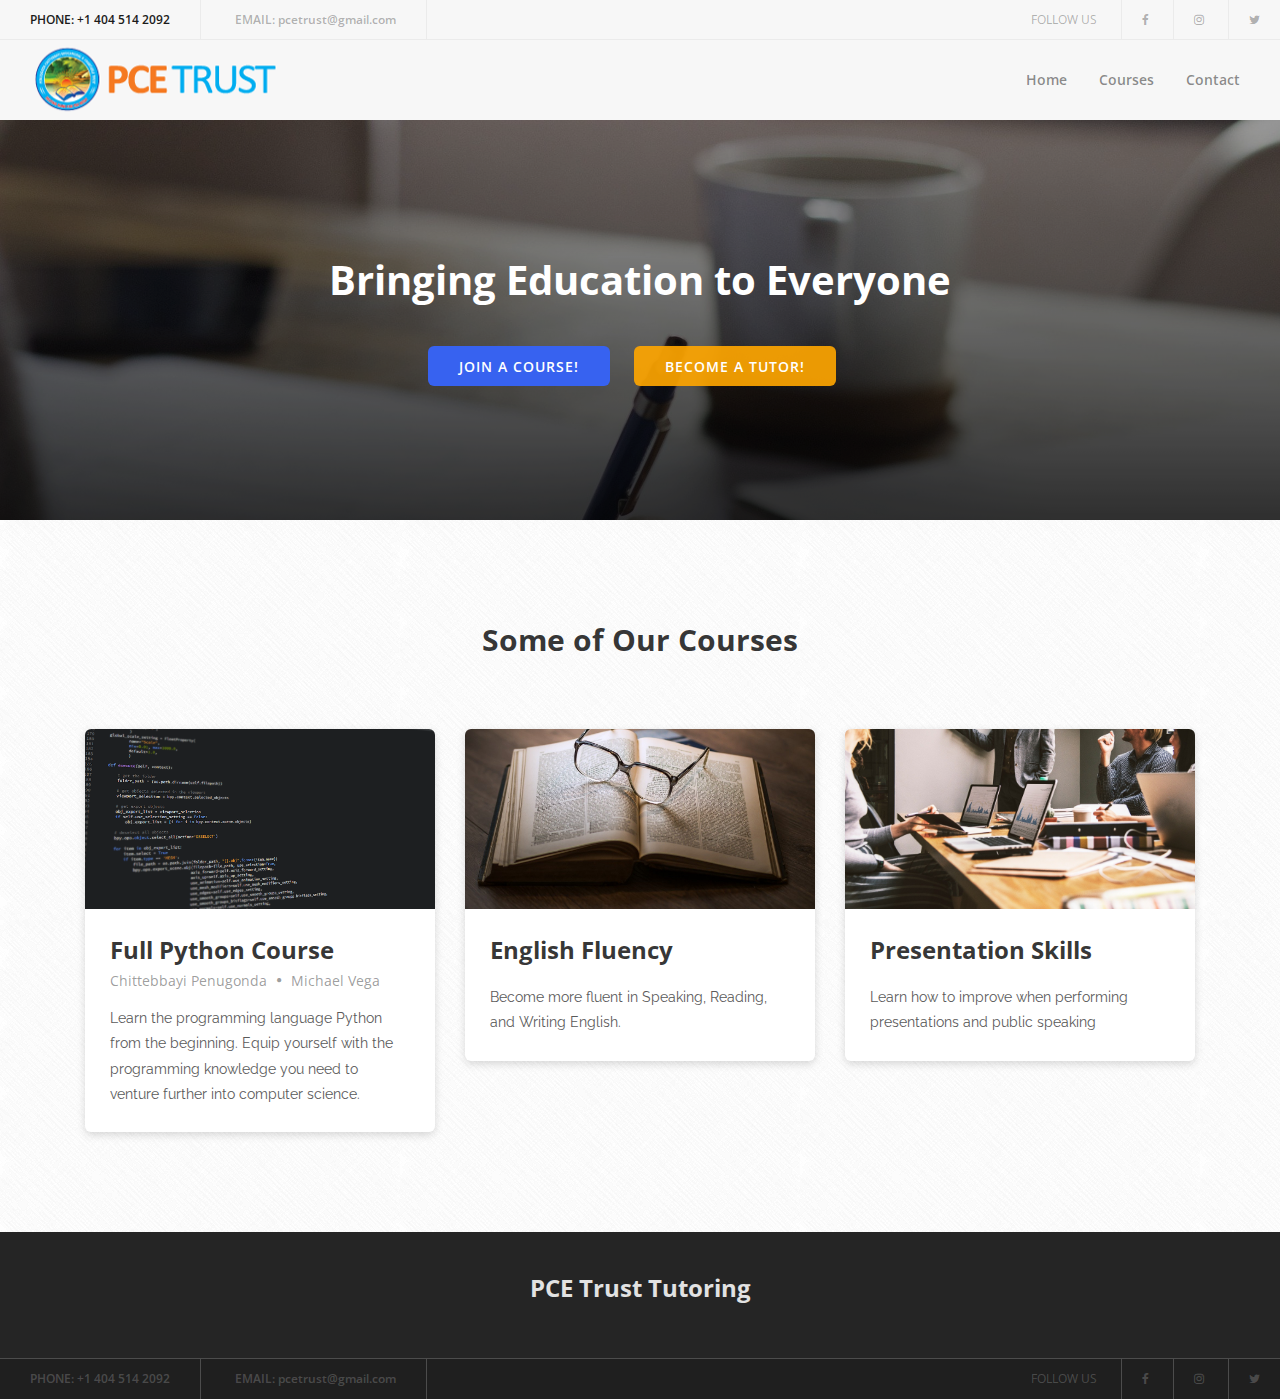
<file: index.html>
<!DOCTYPE html>
<html lang="en">

<head>
    <meta charset="UTF-8">
    <meta name="description" content="">
    <meta http-equiv="X-UA-Compatible" content="IE=edge">
    <meta name="viewport" content="width=device-width, initial-scale=1, shrink-to-fit=no">
    <!-- The above 4 meta tags *Must* come first in the head; any other head content must come *after* these tags -->

    <!-- Title -->
    <title>PCE Trust Tutoring</title>

    <!-- Favicon -->
    <link rel="icon" href="img/core-img/favicon.ico">

    <!-- Stylesheet -->
    <link rel="stylesheet" href="style.css">

</head>

<body>
    <!-- Preloader -->
    <div id="preloader">
        <div class="spinner"></div>
    </div>

    <!-- ##### Header Area Start ##### -->
    <header class="header-area">

        <!-- Top Header Area -->
        <div class="top-header-area d-flex justify-content-between align-items-center">
            <!-- Contact Info -->
            <div class="contact-info">
                <a href="#"><span>Phone:</span> +1 404 514 2092</a>
                <a href="#"><span>Email:</span> pcetrust@gmail.com</a>
            </div>
            <!-- Follow Us -->
            <div class="follow-us">
                <span>Follow us</span>
                <a href="#"><i class="fa fa-facebook" aria-hidden="true"></i></a>
                <a href="#"><i class="fa fa-instagram" aria-hidden="true"></i></a>
                <a href="#"><i class="fa fa-twitter" aria-hidden="true"></i></a>
            </div>
        </div>

        <!-- Navbar Area -->
        <div class="clever-main-menu">
            <div class="classy-nav-container breakpoint-off">
                <!-- Menu -->
                <nav class="classy-navbar justify-content-between" id="cleverNav" style="background-color:#f7f7f7">

                    <!-- Logo -->
                    <a class="nav-brand" href="index.html"><img src="img/pceactlogo.PNG" alt=""></a>

                    <!-- Navbar Toggler -->
                    <div class="classy-navbar-toggler">
                        <span class="navbarToggler"><span></span><span></span><span></span></span>
                    </div>

                    <!-- Menu -->
                    <div class="classy-menu">

                        <!-- Close Button -->
                        <div class="classycloseIcon">
                            <div class="cross-wrap"><span class="top"></span><span class="bottom"></span></div>
                        </div>

                        <!-- Nav Start -->
                        <div class="classynav">
                            <ul>
                                <li><a href="index.html">Home</a></li>
                                <li><a href="#" style="display:none">Pages</a>
                                    <ul class="dropdown">
                                        <li><a href="index.html">Home</a></li>
                                        <li><a href="courses.html">Courses</a></li>
                                        <li><a href="single-course.html">Single Courses</a></li>
                                        <li><a href="instructors.html">Instructors</a></li>
                                        <li><a href="blog.html">Blog</a></li>
                                        <li><a href="blog-details.html">Single Blog</a></li>
                                        <li><a href="regular-page.html">Regular Page</a></li>
                                        <li><a href="contact.html">Contact</a></li>
                                    </ul>
                                </li>
                                <!--<li><a href="courses.html">Courses</a></li>-->
                                <li><a href="courses.html">Courses</a></li>
                                <li><a style="display:none"href="instructors.html">Instructors</a></li>
                                <li><a href="contact.html">Contact</a></li>
                            </ul>

                            <!-- Search Button -->
                            <div class="search-area" style="display:none;">
                                <form action="#" method="post">
                                    <input type="search" name="search" id="search" placeholder="Search">
                                    <button type="submit"><i class="fa fa-search" aria-hidden="true"></i></button>
                                </form>
                            </div>

                            <!-- Register / Login -->
                            <div class="register-login-area">
                                <a style="display:none;" href="#" class="btn active">Register</a>
                                <a style="display:none" href="index-login.html" class="btn active">Login</a>
                            </div>

                        </div>
                        <!-- Nav End -->
                    </div>
                </nav>
            </div>
        </div>
    </header>
    <!-- ##### Header Area End ##### -->

    <!-- ##### Hero Area Start ##### -->
    <section class="hero-area bg-img bg-overlay-2by5" style="background: linear-gradient( rgba(0, 0, 0, 0.233), rgba(0, 0, 0, 0.767) ), url('img/writing.jpg'); background-size: cover; ">
        <div class="container h-100">
            <div class="row h-100 align-items-center">
                <div class="col-12">
                    <!-- Hero Content -->
                    <div class="hero-content text-center">
                        <h2>Bringing Education to Everyone</h2>
                        <a href="joincourse.html"  style="margin:10px auto; margin-bottom:0px;" class="btn clever-btn">Join a Course!</a>
                        <a href="becometutor.html" style="margin-left:20px;margin-right:16.5px; margin-top:10px;background-color:rgba(255, 166, 0, 0.911);" class="btn clever-btn">Become a Tutor!</a>
                    </div>
                </div>
            </div>
        </div>
    </section>
    <!-- ##### Hero Area End ##### -->

    <!-- ##### Cool Facts Area Start ##### -->
    <section class="cool-facts-area section-padding-100-0" style="display:none;">
        <div class="container">
            <div class="row">
                <!-- Single Cool Facts Area -->
                <div class="col-12 col-sm-6 col-lg-3">
                    <div class="single-cool-facts-area text-center mb-100 wow fadeInUp" data-wow-delay="250ms">
                        <div class="icon">
                            <img src="img/core-img/docs.png" alt="">
                        </div>
                        <h2><span class="counter">1912</span></h2>
                        <h5>Success Stories</h5>
                    </div>
                </div>

                <!-- Single Cool Facts Area -->
                <div class="col-12 col-sm-6 col-lg-3">
                    <div class="single-cool-facts-area text-center mb-100 wow fadeInUp" data-wow-delay="500ms">
                        <div class="icon">
                            <img src="img/core-img/star.png" alt="">
                        </div>
                        <h2><span class="counter">123</span></h2>
                        <h5>Dedicated Tutors</h5>
                    </div>
                </div>

                <!-- Single Cool Facts Area -->
                <div class="col-12 col-sm-6 col-lg-3">
                    <div class="single-cool-facts-area text-center mb-100 wow fadeInUp" data-wow-delay="750ms">
                        <div class="icon">
                            <img src="img/core-img/events.png" alt="">
                        </div>
                        <h2><span class="counter">89</span></h2>
                        <h5>Scheduled Events</h5>
                    </div>
                </div>

                <!-- Single Cool Facts Area -->
                <div class="col-12 col-sm-6 col-lg-3">
                    <div class="single-cool-facts-area text-center mb-100 wow fadeInUp" data-wow-delay="1000ms">
                        <div class="icon">
                            <img src="img/core-img/earth.png" alt="">
                        </div>
                        <h2><span class="counter">56</span></h2>
                        <h5>Available Courses</h5>
                    </div>
                </div>
            </div>
        </div>
    </section>
    <!-- ##### Cool Facts Area End ##### -->

    <!-- ##### Popular Courses Start ##### -->
    <section class="popular-courses-area section-padding-100-0" style="background-image: url(img/core-img/texture.png);">
        <div class="container">
            <div class="row">
                <div class="col-12">
                    <div class="section-heading">
                        <h3>Some of Our Courses</h3>
                    </div>
                </div>
            </div>

            <div class="row">
                                <!-- Single Popular Course -->
                                <div class="col-12 col-md-6 col-lg-4">
                                    <div class="single-popular-course mb-100 wow fadeInUp" data-wow-delay="250ms">
                                        <img style="height:180px; object-fit:cover;"src="img/python.png" alt="">
                                        <!-- Course Content -->
                                        <div class="course-content">
                                            <h4>Full Python Course</h4>
                                            <div class="meta d-flex align-items-center">
                                                <a href="#">Chittebbayi Penugonda</a>
                                                <span><i class="fa fa-circle" aria-hidden="true"></i></span>
                                                <a href="#">Michael Vega</a>
                                            </div>
                                            <p>Learn the programming language Python from the beginning. Equip yourself with the programming knowledge you need to venture further into computer science.</p>
                                        </div>
                                        <!-- Seat Rating Fee 
                                        <div class="seat-rating-fee d-flex justify-content-between">
                                            <div class="seat-rating h-100 d-flex align-items-center">
                                                <div class="seat">
                                                    <i class="fa fa-user" aria-hidden="true"></i> 10
                                                </div>
                                                <div class="rating">
                                                    <i class="fa fa-star" aria-hidden="true"></i> 4.5
                                                </div>
                                            </div>
                                            <div class="course-fee h-100">
                                                <a href="#" class="free">Free</a>
                                            </div>
                                        </div>-->
                                    </div>
                                </div>
                                 <!-- Single Popular Course -->
                                 <div class="col-12 col-md-6 col-lg-4">
                                    <div class="single-popular-course mb-100 wow fadeInUp" data-wow-delay="250ms">
                                        <img style="height:180px; object-fit:cover;"src="img/glasses.jpg" alt="">
                                        <!-- Course Content -->
                                        <div class="course-content">
                                            <h4>English Fluency</h4>
                                            <div class="meta d-flex align-items-center">
                
                
                                            </div>
                                            <p>Become more fluent in Speaking, Reading, and Writing English.</p>
                                        </div>
                                        <!-- Seat Rating Fee 
                                        <div class="seat-rating-fee d-flex justify-content-between">
                                            <div class="seat-rating h-100 d-flex align-items-center">
                                                <div class="seat">
                                                    <i class="fa fa-user" aria-hidden="true"></i> 10
                                                </div>
                                                <div class="rating">
                                                    <i class="fa fa-star" aria-hidden="true"></i> 4.5
                                                </div>
                                            </div>
                                            <div class="course-fee h-100">
                                                <a href="#" class="free">Free</a>
                                            </div>
                                        </div>-->
                                    </div>
                                </div>
                                <!-- Single Popular Course -->
                                <div class="col-12 col-md-6 col-lg-4">
                                    <div class="single-popular-course mb-100 wow fadeInUp" data-wow-delay="250ms">
                                        <img style="height:180px;object-fit:cover"src="img/present.jpg" alt="">
                                        <!-- Course Content -->
                                        <div class="course-content">
                                            <h4>Presentation Skills</h4>
                                            <div class="meta d-flex align-items-center">
                
                
                                            </div>
                                            <p>Learn how to improve when performing presentations and public speaking</p>
                                        </div>
                                        <!-- Seat Rating Fee 
                                        <div class="seat-rating-fee d-flex justify-content-between">
                                            <div class="seat-rating h-100 d-flex align-items-center">
                                                <div class="seat">
                                                    <i class="fa fa-user" aria-hidden="true"></i> 10
                                                </div>
                                                <div class="rating">
                                                    <i class="fa fa-star" aria-hidden="true"></i> 4.5
                                                </div>
                                            </div>
                                            <div class="course-fee h-100">
                                                <a href="#" class="free">Free</a>
                                            </div>
                                        </div>-->
                                    </div>
                </div>




            </div>
        </div>
    </section>
    <!-- ##### Popular Courses End ##### -->

    <!-- ##### Best Tutors Start ##### -->
    <section class="best-tutors-area section-padding-100" style="display:none;">
        <div class="container">
            <div class="row">
                <div class="col-12">
                    <div class="section-heading">
                        <h3>The Best Tutors in Town</h3>
                    </div>
                </div>
            </div>

            <div class="row">
                <div class="col-12">
                    <div class="tutors-slide owl-carousel wow fadeInUp" data-wow-delay="250ms">

                        <!-- Single Tutors Slide -->
                        <div class="single-tutors-slides">
                            <!-- Tutor Thumbnail -->
                            <div class="tutor-thumbnail">
                                <img src="img/bg-img/t1.png" alt="">
                            </div>
                            <!-- Tutor Information -->
                            <div class="tutor-information text-center">
                                <h5>Alex Parker</h5>
                                <span>Teacher</span>
                                <p>Lorem ipsum dolor sit amet, consectetur adipiscing elit. Morbi fermentum laoreet elit, sit amet tincidunt mauris ultrices vitae.</p>
                                <div class="social-info">
                                    <a href="#"><i class="fa fa-facebook" aria-hidden="true"></i></a>
                                    <a href="#"><i class="fa fa-instagram" aria-hidden="true"></i></a>
                                    <a href="#"><i class="fa fa-twitter" aria-hidden="true"></i></a>
                                </div>
                            </div>
                        </div>

                        <!-- Single Tutors Slide -->
                        <div class="single-tutors-slides">
                            <!-- Tutor Thumbnail -->
                            <div class="tutor-thumbnail">
                                <img src="img/bg-img/t2.png" alt="">
                            </div>
                            <!-- Tutor Information -->
                            <div class="tutor-information text-center">
                                <h5>Alex Parker</h5>
                                <span>Teacher</span>
                                <p>Lorem ipsum dolor sit amet, consectetur adipiscing elit. Morbi fermentum laoreet elit, sit amet tincidunt mauris ultrices vitae.</p>
                                <div class="social-info">
                                    <a href="#"><i class="fa fa-facebook" aria-hidden="true"></i></a>
                                    <a href="#"><i class="fa fa-instagram" aria-hidden="true"></i></a>
                                    <a href="#"><i class="fa fa-twitter" aria-hidden="true"></i></a>
                                </div>
                            </div>
                        </div>

                        <!-- Single Tutors Slide -->
                        <div class="single-tutors-slides">
                            <!-- Tutor Thumbnail -->
                            <div class="tutor-thumbnail">
                                <img src="img/bg-img/t3.png" alt="">
                            </div>
                            <!-- Tutor Information -->
                            <div class="tutor-information text-center">
                                <h5>Alex Parker</h5>
                                <span>Teacher</span>
                                <p>Lorem ipsum dolor sit amet, consectetur adipiscing elit. Morbi fermentum laoreet elit, sit amet tincidunt mauris ultrices vitae.</p>
                                <div class="social-info">
                                    <a href="#"><i class="fa fa-facebook" aria-hidden="true"></i></a>
                                    <a href="#"><i class="fa fa-instagram" aria-hidden="true"></i></a>
                                    <a href="#"><i class="fa fa-twitter" aria-hidden="true"></i></a>
                                </div>
                            </div>
                        </div>

                        <!-- Single Tutors Slide -->
                        <div class="single-tutors-slides">
                            <!-- Tutor Thumbnail -->
                            <div class="tutor-thumbnail">
                                <img src="img/bg-img/t4.png" alt="">
                            </div>
                            <!-- Tutor Information -->
                            <div class="tutor-information text-center">
                                <h5>Alex Parker</h5>
                                <span>Teacher</span>
                                <p>Lorem ipsum dolor sit amet, consectetur adipiscing elit. Morbi fermentum laoreet elit, sit amet tincidunt mauris ultrices vitae.</p>
                                <div class="social-info">
                                    <a href="#"><i class="fa fa-facebook" aria-hidden="true"></i></a>
                                    <a href="#"><i class="fa fa-instagram" aria-hidden="true"></i></a>
                                    <a href="#"><i class="fa fa-twitter" aria-hidden="true"></i></a>
                                </div>
                            </div>
                        </div>

                        <!-- Single Tutors Slide -->
                        <div class="single-tutors-slides">
                            <!-- Tutor Thumbnail -->
                            <div class="tutor-thumbnail">
                                <img src="img/bg-img/t5.png" alt="">
                            </div>
                            <!-- Tutor Information -->
                            <div class="tutor-information text-center">
                                <h5>Alex Parker</h5>
                                <span>Teacher</span>
                                <p>Lorem ipsum dolor sit amet, consectetur adipiscing elit. Morbi fermentum laoreet elit, sit amet tincidunt mauris ultrices vitae.</p>
                                <div class="social-info">
                                    <a href="#"><i class="fa fa-facebook" aria-hidden="true"></i></a>
                                    <a href="#"><i class="fa fa-instagram" aria-hidden="true"></i></a>
                                    <a href="#"><i class="fa fa-twitter" aria-hidden="true"></i></a>
                                </div>
                            </div>
                        </div>
                    </div>
                </div>
            </div>
        </div>
    </section>
    <!-- ##### Best Tutors End ##### -->

    
    <!-- ##### Upcoming Events Start ##### -->
    <section class="upcoming-events section-padding-100-0" style="display:none;">
        <div class="container">
            <div class="row">
                <div class="col-12">
                    <div class="section-heading">
                        <h3>Upcoming events</h3>
                    </div>
                </div>
            </div>

            <div class="row">
                <!-- Single Upcoming Events -->
                <div class="col-12 col-md-6 col-lg-4">
                    <div class="single-upcoming-events mb-50 wow fadeInUp" data-wow-delay="250ms">
                        <!-- Events Thumb -->
                        <div class="events-thumb">
                            <img src="img/bg-img/e1.jpg" alt="">
                            <h6 class="event-date">August 26</h6>
                            <h4 class="event-title">Networking Day</h4>
                        </div>
                        <!-- Date & Fee -->
                        <div class="date-fee d-flex justify-content-between">
                            <div class="date">
                                <p><i class="fa fa-clock"></i> August 26 @ 9:00 am</p>
                            </div>
                            <div class="events-fee">
                                <a href="#">$45</a>
                            </div>
                        </div>
                    </div>
                </div>

                <!-- Single Upcoming Events -->
                <div class="col-12 col-md-6 col-lg-4">
                    <div class="single-upcoming-events mb-50 wow fadeInUp" data-wow-delay="500ms">
                        <!-- Events Thumb -->
                        <div class="events-thumb">
                            <img src="img/bg-img/e2.jpg" alt="">
                            <h6 class="event-date">August 7</h6>
                            <h4 class="event-title">Open Doors Day</h4>
                        </div>
                        <!-- Date & Fee -->
                        <div class="date-fee d-flex justify-content-between">
                            <div class="date">
                                <p><i class="fa fa-clock"></i> August 7 @ 9:00 am</p>
                            </div>
                            <div class="events-fee">
                                <a href="#" class="free">Free</a>
                            </div>
                        </div>
                    </div>
                </div>

                <!-- Single Upcoming Events -->
                <div class="col-12 col-md-6 col-lg-4">
                    <div class="single-upcoming-events mb-50 wow fadeInUp" data-wow-delay="750ms">
                        <!-- Events Thumb -->
                        <div class="events-thumb">
                            <img src="img/bg-img/e3.jpg" alt="">
                            <h6 class="event-date">August 3</h6>
                            <h4 class="event-title">Creative Leadership</h4>
                        </div>
                        <!-- Date & Fee -->
                        <div class="date-fee d-flex justify-content-between">
                            <div class="date">
                                <p><i class="fa fa-clock"></i> August 3 @ 9:00 am</p>
                            </div>
                            <div class="events-fee">
                                <a href="#">$45</a>
                            </div>
                        </div>
                    </div>
                </div>
            </div>
        </div>
    </section>
    <!-- ##### Upcoming Events End ##### -->

    <!-- ##### Blog Area Start ##### -->
    <section class="blog-area section-padding-100-0" style="display:none">
        <div class="container">
            <div class="row">
                <div class="col-12">
                    <div class="section-heading">
                        <h3>From Our Blog</h3>
                    </div>
                </div>
            </div>

            <div class="row">
                <!-- Single Blog Area -->
                <div class="col-12 col-md-6">
                    <div class="single-blog-area mb-100 wow fadeInUp" data-wow-delay="250ms">
                        <img src="img/blog-img/1.jpg" alt="">
                        <!-- Blog Content -->
                        <div class="blog-content">
                            <a href="#" class="blog-headline">
                                <h4>English Grammer</h4>
                            </a>
                            <div class="meta d-flex align-items-center">
                                <a href="#">Sarah Parker</a>
                                <span><i class="fa fa-circle" aria-hidden="true"></i></span>
                                <a href="#">Art &amp; Design</a>
                            </div>
                            <p>Lorem ipsum dolor sit amet, consectetur adipiscing elit. Fusce enim nulla, mollis eu metus in, sagittis</p>
                        </div>
                    </div>
                </div>

                <!-- Single Blog Area -->
                <div class="col-12 col-md-6">
                    <div class="single-blog-area mb-100 wow fadeInUp" data-wow-delay="500ms">
                        <img src="img/blog-img/2.jpg" alt="">
                        <!-- Blog Content -->
                        <div class="blog-content">
                            <a href="#" class="blog-headline">
                                <h4>English Grammer</h4>
                            </a>
                            <div class="meta d-flex align-items-center">
                                <a href="#">Sarah Parker</a>
                                <span><i class="fa fa-circle" aria-hidden="true"></i></span>
                                <a href="#">Art &amp; Design</a>
                            </div>
                            <p>Lorem ipsum dolor sit amet, consectetur adipiscing elit. Fusce enim nulla, mollis eu metus in, sagittis</p>
                        </div>
                    </div>
                </div>
            </div>
        </div>
    </section>
    <!-- ##### Blog Area End ##### -->

    <!-- ##### Footer Area Start ##### -->
    <footer class="footer-area">
        <!-- Top Footer Area -->
        <div class="top-footer-area">
            <div class="container">
                <div class="row">
                    <div class="col-12">
                        <!-- Footer Logo -->
                        <div class="footer-logo">
                            <a href="index.html"><h4 style="color:rgb(226, 226, 226);">PCE Trust Tutoring</h4></a>
                        </div>
                        <!-- Copywrite -->
                        <p><a style="display:none;" href="#"><!-- Link back to Colorlib can't be removed. Template is licensed under CC BY 3.0. -->
                            PCE PCE <i class="fa fa-heart-o" aria-hidden="true"></i> by <a style="display:none" target="_blank">PCEACT</a>
                            <!-- Link back to Colorlib can't be removed. Template is licensed under CC BY 3.0. --></p>
                    </div>
                </div>
            </div>
        </div>

        <!-- Bottom Footer Area -->
        <div class="bottom-footer-area d-flex justify-content-between align-items-center">
            <!-- Contact Info -->
            <div class="contact-info">
                <a href="#"><span>Phone:</span> +1 404 514 2092</a>
                <a href="#"><span>Email:</span> pcetrust@gmail.com</a>
            </div>
            <!-- Follow Us -->
            <div class="follow-us">
                <span>Follow us</span>
                <a href="#"><i class="fa fa-facebook" aria-hidden="true"></i></a>
                <a href="#"><i class="fa fa-instagram" aria-hidden="true"></i></a>
                <a href="#"><i class="fa fa-twitter" aria-hidden="true"></i></a>
            </div>
        </div>
    </footer>
    <!-- ##### Footer Area End ##### -->

    <!-- ##### All Javascript Script ##### -->
    <!-- jQuery-2.2.4 js -->
    <script src="js/jquery/jquery-2.2.4.min.js"></script>
    <!-- Popper js -->
    <script src="js/bootstrap/popper.min.js"></script>
    <!-- Bootstrap js -->
    <script src="js/bootstrap/bootstrap.min.js"></script>
    <!-- All Plugins js -->
    <script src="js/plugins/plugins.js"></script>
    <!-- Active js -->
    <script src="js/active.js"></script>
</body>

</html>
</file>
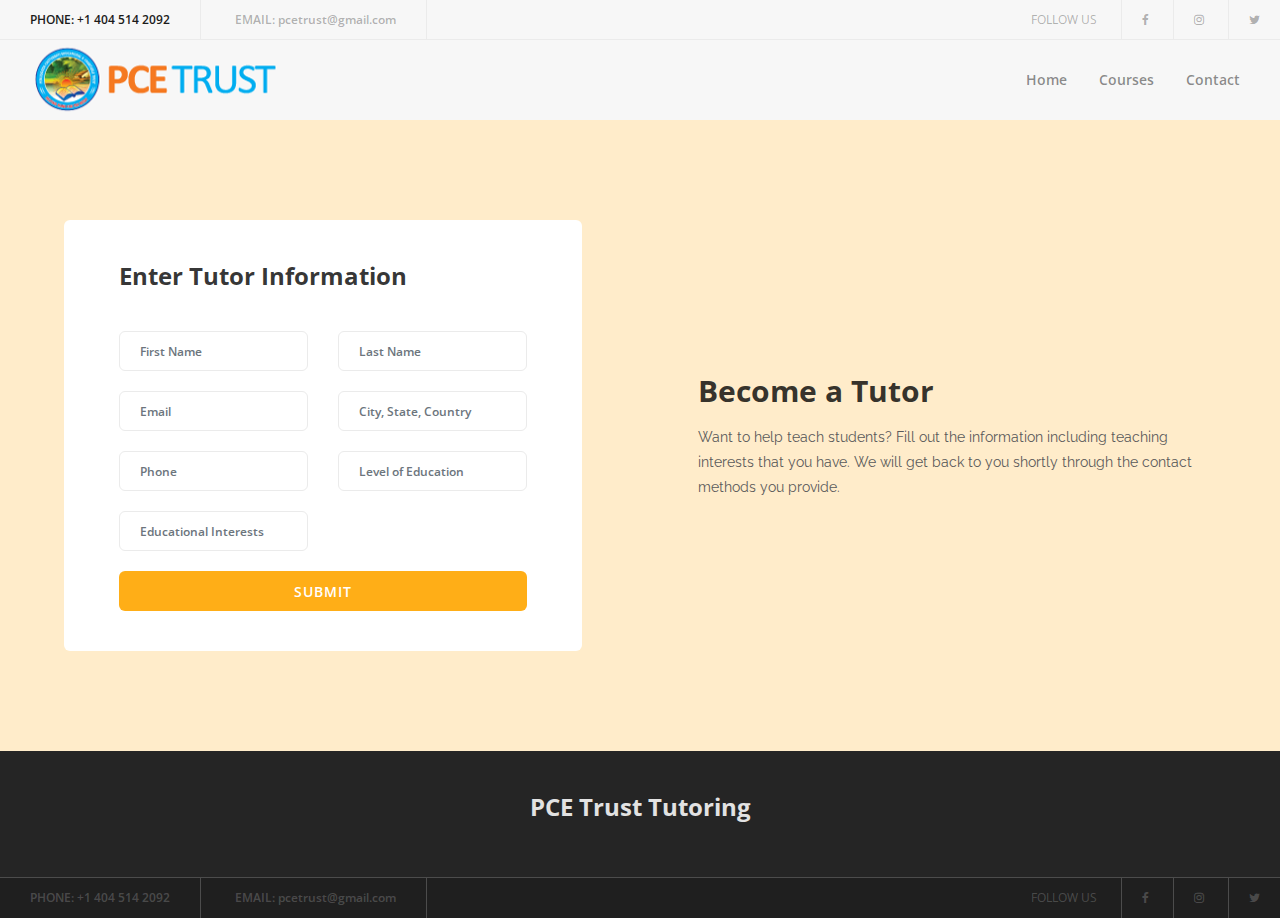
<file: becometutor.html>
<!DOCTYPE html>
<html lang="en">

    <head>
        <meta charset="UTF-8">
        <meta name="description" content="">
        <meta http-equiv="X-UA-Compatible" content="IE=edge">
        <meta name="viewport" content="width=device-width, initial-scale=1, shrink-to-fit=no">
        <!-- The above 4 meta tags *Must* come first in the head; any other head content must come *after* these tags -->
    
        <!-- Title -->
        <title>PCE Trust Tutoring</title>
    
        <!-- Favicon -->
        <link rel="icon" href="img/core-img/favicon.ico">
    
        <!-- Stylesheet -->
        <link rel="stylesheet" href="style.css">
        <link rel="stylesheet" href="becometutor.css">
    </head>
    
    <body>
        <!-- Preloader -->
        <div id="preloader">
            <div class="spinner"></div>
        </div>
    
        <!-- ##### Header Area Start ##### -->
        <header class="header-area">
    
            <!-- Top Header Area -->
            <div class="top-header-area d-flex justify-content-between align-items-center">
                <!-- Contact Info -->
                <div class="contact-info">
                    <a href="#"><span>Phone:</span> +1 404 514 2092</a>
                    <a href="#"><span>Email:</span> pcetrust@gmail.com</a>
                </div>
                <!-- Follow Us -->
                <div class="follow-us">
                    <span>Follow us</span>
                    <a href="#"><i class="fa fa-facebook" aria-hidden="true"></i></a>
                    <a href="#"><i class="fa fa-instagram" aria-hidden="true"></i></a>
                    <a href="#"><i class="fa fa-twitter" aria-hidden="true"></i></a>
                </div>
            </div>
    
            <!-- Navbar Area -->
            <div class="clever-main-menu">
                <div class="classy-nav-container breakpoint-off">
                    <!-- Menu -->
                    <nav class="classy-navbar justify-content-between" id="cleverNav" style="background-color:#f7f7f7">
    
                        <!-- Logo -->
                        <a class="nav-brand" href="index.html"><img src="img/pceactlogo.PNG" alt=""></a>
    
                        <!-- Navbar Toggler -->
                    <div class="classy-navbar-toggler">
                        <span class="navbarToggler"><span></span><span></span><span></span></span>
                    </div>

                    <!-- Menu -->
                    <div class="classy-menu">

                        <!-- Close Button -->
                        <div class="classycloseIcon">
                            <div class="cross-wrap"><span class="top"></span><span class="bottom"></span></div>
                        </div>

                        <!-- Nav Start -->
                        <div class="classynav">
                            <ul>
                                <li><a href="index.html">Home</a></li>
                                <li><a href="#" style="display:none">Pages</a>
                                    <ul class="dropdown">
                                        <li><a href="index.html">Home</a></li>
                                        <li><a href="courses.html">Courses</a></li>
                                        <li><a href="single-course.html">Single Courses</a></li>
                                        <li><a href="instructors.html">Instructors</a></li>
                                        <li><a href="blog.html">Blog</a></li>
                                        <li><a href="blog-details.html">Single Blog</a></li>
                                        <li><a href="regular-page.html">Regular Page</a></li>
                                        <li><a href="contact.html">Contact</a></li>
                                    </ul>
                                </li>
                                <!--<li><a href="courses.html">Courses</a></li>-->
                                <li><a href="courses.html">Courses</a></li>
                                <li><a style="display:none"href="instructors.html">Instructors</a></li>
                                <li><a href="contact.html">Contact</a></li>
                            </ul>

                            <!-- Search Button -->
                            <div class="search-area" style="display:none;">
                                <form action="#" method="post">
                                    <input type="search" name="search" id="search" placeholder="Search">
                                    <button type="submit"><i class="fa fa-search" aria-hidden="true"></i></button>
                                </form>
                            </div>

                            <!-- Register / Login -->
                            <div class="register-login-area">
                                <a style="display:none;" href="#" class="btn active">Register</a>
                                <a style="display:none" href="index-login.html" class="btn active">Login</a>
                            </div>

                        </div>
                        <!-- Nav End -->
                    </div>
                </nav>
            </div>
        </div>
    </header>
    <!-- ##### Header Area End ##### -->

    <!-- ##### Hero Area Start ##### -->
    <section class="hero-area bg-img bg-overlay-2by5" style="display:none;background: linear-gradient( rgba(0, 0, 0, 0.233), rgba(0, 0, 0, 0.767) ), url('img/writing.jpg'); background-size: cover; ">
        <div class="container h-100">
            <div class="row h-100 align-items-center">
                <div class="col-12">
                    <!-- Hero Content -->
                    <div class="hero-content text-center">
                        <h2>Bringing Education to Everyone</h2>
                        <a href="joinclass.html" class="btn clever-btn">Join a Class!</a>
                        <a href="becometutor.html" style="margin-left:20px;" class="btn clever-btn">Become a Tutor!</a>
                    </div>
                </div>
            </div>
        </div>
    </section>
    <!-- ##### Hero Area End ##### -->

    <!-- ##### Cool Facts Area Start ##### -->
    <section class="cool-facts-area section-padding-100-0" style="display:none;">
        <div class="container">
            <div class="row">
                <!-- Single Cool Facts Area -->
                <div class="col-12 col-sm-6 col-lg-3">
                    <div class="single-cool-facts-area text-center mb-100 wow fadeInUp" data-wow-delay="250ms">
                        <div class="icon">
                            <img src="img/core-img/docs.png" alt="">
                        </div>
                        <h2><span class="counter">1912</span></h2>
                        <h5>Success Stories</h5>
                    </div>
                </div>

                <!-- Single Cool Facts Area -->
                <div class="col-12 col-sm-6 col-lg-3">
                    <div class="single-cool-facts-area text-center mb-100 wow fadeInUp" data-wow-delay="500ms">
                        <div class="icon">
                            <img src="img/core-img/star.png" alt="">
                        </div>
                        <h2><span class="counter">123</span></h2>
                        <h5>Dedicated Tutors</h5>
                    </div>
                </div>

                <!-- Single Cool Facts Area -->
                <div class="col-12 col-sm-6 col-lg-3">
                    <div class="single-cool-facts-area text-center mb-100 wow fadeInUp" data-wow-delay="750ms">
                        <div class="icon">
                            <img src="img/core-img/events.png" alt="">
                        </div>
                        <h2><span class="counter">89</span></h2>
                        <h5>Scheduled Events</h5>
                    </div>
                </div>

                <!-- Single Cool Facts Area -->
                <div class="col-12 col-sm-6 col-lg-3">
                    <div class="single-cool-facts-area text-center mb-100 wow fadeInUp" data-wow-delay="1000ms">
                        <div class="icon">
                            <img src="img/core-img/earth.png" alt="">
                        </div>
                        <h2><span class="counter">56</span></h2>
                        <h5>Available Courses</h5>
                    </div>
                </div>
            </div>
        </div>
    </section>
    <!-- ##### Cool Facts Area End ##### -->

    <!-- ##### Popular Courses Start ##### -->
    <section class="popular-courses-area section-padding-100-0" style="display:none;background-image: url(img/core-img/texture.png);">
        <div class="container">
            <div class="row">
                <div class="col-12">
                    <div class="section-heading">
                        <h3>Popular Courses</h3>
                    </div>
                </div>
            </div>

            <div class="row">
                <!-- Single Popular Course -->
                <div class="col-12 col-md-6 col-lg-4">
                    <div class="single-popular-course mb-100 wow fadeInUp" data-wow-delay="250ms">
                        <img src="img/bg-img/c1.jpg" alt="">
                        <!-- Course Content -->
                        <div class="course-content">
                            <h4>English Grammar</h4>
                            <div class="meta d-flex align-items-center">
                                <a href="#">Sarah Parker</a>
                                <span><i class="fa fa-circle" aria-hidden="true"></i></span>
                                <a href="#">Art &amp; Design</a>
                            </div>
                            <p>Lorem ipsum dolor sit amet, consectetur adipiscing elit. Fusce enim nulla, mollis eu metus in, sagittis</p>
                        </div>
                        <!-- Seat Rating Fee -->
                        <div class="seat-rating-fee d-flex justify-content-between">
                            <div class="seat-rating h-100 d-flex align-items-center">
                                <div class="seat">
                                    <i class="fa fa-user" aria-hidden="true"></i> 10
                                </div>
                                <div class="rating">
                                    <i class="fa fa-star" aria-hidden="true"></i> 4.5
                                </div>
                            </div>
                            <div class="course-fee h-100">
                                <a href="#" class="free">Free</a>
                            </div>
                        </div>
                    </div>
                </div>

                <!-- Single Popular Course -->
                <div class="col-12 col-md-6 col-lg-4">
                    <div class="single-popular-course mb-100 wow fadeInUp" data-wow-delay="500ms">
                        <img src="img/bg-img/c2.jpg" alt="">
                        <!-- Course Content -->
                        <div class="course-content">
                            <h4>Vocabulary</h4>
                            <div class="meta d-flex align-items-center">
                                <a href="#">Sarah Parker</a>
                                <span><i class="fa fa-circle" aria-hidden="true"></i></span>
                                <a href="#">Art &amp; Design</a>
                            </div>
                            <p>Lorem ipsum dolor sit amet, consectetur adipiscing elit. Fusce enim nulla, mollis eu metus in, sagittis</p>
                        </div>
                        <!-- Seat Rating Fee -->
                        <div class="seat-rating-fee d-flex justify-content-between">
                            <div class="seat-rating h-100 d-flex align-items-center">
                                <div class="seat">
                                    <i class="fa fa-user" aria-hidden="true"></i> 10
                                </div>
                                <div class="rating">
                                    <i class="fa fa-star" aria-hidden="true"></i> 4.5
                                </div>
                            </div>
                            <div class="course-fee h-100">
                                <a href="#">$20</a>
                            </div>
                        </div>
                    </div>
                </div>

                <!-- Single Popular Course -->
                <div class="col-12 col-md-6 col-lg-4">
                    <div class="single-popular-course mb-100 wow fadeInUp" data-wow-delay="750ms">
                        <img src="img/bg-img/c3.jpg" alt="">
                        <!-- Course Content -->
                        <div class="course-content">
                            <h4>Expository writing</h4>
                            <div class="meta d-flex align-items-center">
                                <a href="#">Sarah Parker</a>
                                <span><i class="fa fa-circle" aria-hidden="true"></i></span>
                                <a href="#">Art &amp; Design</a>
                            </div>
                            <p>Lorem ipsum dolor sit amet, consectetur adipiscing elit. Fusce enim nulla, mollis eu metus in, sagittis</p>
                        </div>
                        <!-- Seat Rating Fee -->
                        <div class="seat-rating-fee d-flex justify-content-between">
                            <div class="seat-rating h-100 d-flex align-items-center">
                                <div class="seat">
                                    <i class="fa fa-user" aria-hidden="true"></i> 10
                                </div>
                                <div class="rating">
                                    <i class="fa fa-star" aria-hidden="true"></i> 4.5
                                </div>
                            </div>
                            <div class="course-fee h-100">
                                <a href="#">$45</a>
                            </div>
                        </div>
                    </div>
                </div>
                
            </div>
        </div>
    </section>
    <!-- ##### Popular Courses End ##### -->

    <!-- ##### Best Tutors Start ##### -->
    <section class="best-tutors-area section-padding-100" style="display:none;">
        <div class="container">
            <div class="row">
                <div class="col-12">
                    <div class="section-heading">
                        <h3>The Best Tutors in Town</h3>
                    </div>
                </div>
            </div>

            <div class="row">
                <div class="col-12">
                    <div class="tutors-slide owl-carousel wow fadeInUp" data-wow-delay="250ms">

                        <!-- Single Tutors Slide -->
                        <div class="single-tutors-slides">
                            <!-- Tutor Thumbnail -->
                            <div class="tutor-thumbnail">
                                <img src="img/bg-img/t1.png" alt="">
                            </div>
                            <!-- Tutor Information -->
                            <div class="tutor-information text-center">
                                <h5>Alex Parker</h5>
                                <span>Teacher</span>
                                <p>Lorem ipsum dolor sit amet, consectetur adipiscing elit. Morbi fermentum laoreet elit, sit amet tincidunt mauris ultrices vitae.</p>
                                <div class="social-info">
                                    <a href="#"><i class="fa fa-facebook" aria-hidden="true"></i></a>
                                    <a href="#"><i class="fa fa-instagram" aria-hidden="true"></i></a>
                                    <a href="#"><i class="fa fa-twitter" aria-hidden="true"></i></a>
                                </div>
                            </div>
                        </div>

                        <!-- Single Tutors Slide -->
                        <div class="single-tutors-slides">
                            <!-- Tutor Thumbnail -->
                            <div class="tutor-thumbnail">
                                <img src="img/bg-img/t2.png" alt="">
                            </div>
                            <!-- Tutor Information -->
                            <div class="tutor-information text-center">
                                <h5>Alex Parker</h5>
                                <span>Teacher</span>
                                <p>Lorem ipsum dolor sit amet, consectetur adipiscing elit. Morbi fermentum laoreet elit, sit amet tincidunt mauris ultrices vitae.</p>
                                <div class="social-info">
                                    <a href="#"><i class="fa fa-facebook" aria-hidden="true"></i></a>
                                    <a href="#"><i class="fa fa-instagram" aria-hidden="true"></i></a>
                                    <a href="#"><i class="fa fa-twitter" aria-hidden="true"></i></a>
                                </div>
                            </div>
                        </div>

                        <!-- Single Tutors Slide -->
                        <div class="single-tutors-slides">
                            <!-- Tutor Thumbnail -->
                            <div class="tutor-thumbnail">
                                <img src="img/bg-img/t3.png" alt="">
                            </div>
                            <!-- Tutor Information -->
                            <div class="tutor-information text-center">
                                <h5>Alex Parker</h5>
                                <span>Teacher</span>
                                <p>Lorem ipsum dolor sit amet, consectetur adipiscing elit. Morbi fermentum laoreet elit, sit amet tincidunt mauris ultrices vitae.</p>
                                <div class="social-info">
                                    <a href="#"><i class="fa fa-facebook" aria-hidden="true"></i></a>
                                    <a href="#"><i class="fa fa-instagram" aria-hidden="true"></i></a>
                                    <a href="#"><i class="fa fa-twitter" aria-hidden="true"></i></a>
                                </div>
                            </div>
                        </div>

                        <!-- Single Tutors Slide -->
                        <div class="single-tutors-slides">
                            <!-- Tutor Thumbnail -->
                            <div class="tutor-thumbnail">
                                <img src="img/bg-img/t4.png" alt="">
                            </div>
                            <!-- Tutor Information -->
                            <div class="tutor-information text-center">
                                <h5>Alex Parker</h5>
                                <span>Teacher</span>
                                <p>Lorem ipsum dolor sit amet, consectetur adipiscing elit. Morbi fermentum laoreet elit, sit amet tincidunt mauris ultrices vitae.</p>
                                <div class="social-info">
                                    <a href="#"><i class="fa fa-facebook" aria-hidden="true"></i></a>
                                    <a href="#"><i class="fa fa-instagram" aria-hidden="true"></i></a>
                                    <a href="#"><i class="fa fa-twitter" aria-hidden="true"></i></a>
                                </div>
                            </div>
                        </div>

                        <!-- Single Tutors Slide -->
                        <div class="single-tutors-slides">
                            <!-- Tutor Thumbnail -->
                            <div class="tutor-thumbnail">
                                <img src="img/bg-img/t5.png" alt="">
                            </div>
                            <!-- Tutor Information -->
                            <div class="tutor-information text-center">
                                <h5>Alex Parker</h5>
                                <span>Teacher</span>
                                <p>Lorem ipsum dolor sit amet, consectetur adipiscing elit. Morbi fermentum laoreet elit, sit amet tincidunt mauris ultrices vitae.</p>
                                <div class="social-info">
                                    <a href="#"><i class="fa fa-facebook" aria-hidden="true"></i></a>
                                    <a href="#"><i class="fa fa-instagram" aria-hidden="true"></i></a>
                                    <a href="#"><i class="fa fa-twitter" aria-hidden="true"></i></a>
                                </div>
                            </div>
                        </div>
                    </div>
                </div>
            </div>
        </div>
    </section>
    <!-- ##### Best Tutors End ##### -->


    <section class="register-now section-padding-100-0 d-flex justify-content-between align-items-center" style="background: linear-gradient( rgba(255, 187, 187, 0.233), rgba(0, 0, 0, 0.767) ), url('img/writing.jpg'); background-size: cover;">
        <!-- Register Contact Form -->
        <div class="register-contact-form mb-100 wow fadeInUp" data-wow-delay="250ms">
            <div class="container-fluid">
                <div class="row">
                    <div class="col-12">
                        <div class="forms">
                            <h4>Enter Tutor Information</h4>
                            <form action="https://sheetdb.io/api/v1/96xrswrbbznoo" method="POST" id="sheetdb-form">
                                <div class="row">
                                    <div class="col-12 col-lg-6">
                                        <div class="form-group">
                                            <input type="text" class="form-control" id="text1" name="data[firstname]" placeholder="First Name">
                                        </div>
                                    </div>
                                    <div class="col-12 col-lg-6">
                                        <div class="form-group">
                                            <input type="text" class="form-control" id="text2" name="data[lastname]" placeholder="Last Name">
                                        </div>
                                    </div>
                                    <div class="col-12 col-lg-6">
                                        <div class="form-group">
                                            <input type="email" class="form-control" id="text3" name="data[email]" placeholder="Email">
                                        </div>
                                    </div>
                                    <div class="col-12 col-lg-6">
                                        <div class="form-group">

                                            <input type="text" class="form-control" id="text6" name="data[location]" placeholder="City, State, Country">
                                        </div>
                                    </div>
                                    <div class="col-12 col-lg-6">
                                        <div class="form-group">
                                            <input type="text" class="form-control" id="text4" name="data[phone]" placeholder="Phone">
                                        </div>
                                    </div>
                                    <div class="col-12 col-lg-6">
                                        <div class="form-group">
                                            <input type="text" class="form-control" id="text4" name="data[grade]" placeholder="Level of Education">
                                        </div>
                                    </div>
                                    <div class="col-12 col-lg-6">
                                        <div class="form-group">
                                            <input type="text" class="form-control" id="text5" name="data[educationalinterests]" placeholder="Educational Interests">
                                        </div>
                                    </div>
                                    <div class="col-12">
                                        <button type="submit" style="background-color:rgba(255, 166, 0, 0.911)"class="btn clever-btn w-100">Submit</button>
                                    </div>
                                </div>
                                </div>
                            </form>
                            <script>
                                var form = document.getElementById('sheetdb-form');
                                form.addEventListener("submit", e => {
                                  e.preventDefault();
                                  fetch(form.action, {
                                      method : "POST",
                                      body: new FormData(document.getElementById("sheetdb-form")),
                                  }).then(
                                      response => response.json()
                                  ).then((html) => {
                                    // you can put any JS code here
                                    alert('Your Registration has Been Submitted Successfully! We will contact you through your email or phone');
                                    document.getElementById("text1").value = "";
                                    document.getElementById("text2").value = "";
                                    document.getElementById("text3").value = "";
                                    document.getElementById("text4").value = "";
                                    document.getElementById("text5").value = "";
                                    document.getElementById("text6").value = "";
                                  });
                                });
                                </script>
                        </div>
                    </div>
                </div>
            </div>
        </div>

        <!-- Register Now Countdown -->
        <div class="register-now-countdown mb-100 wow fadeInUp" data-wow-delay="500ms">
            <h3>Become a Tutor</h3>
            <p>Want to help teach students? Fill out the information including teaching interests that you have. We will get back to you shortly through the contact methods you provide.</p>

        </div>
    </section>
    <!-- ##### Upcoming Events Start ##### -->
    <section class="upcoming-events section-padding-100-0" style="display:none;">
        <div class="container">
            <div class="row">
                <div class="col-12">
                    <div class="section-heading">
                        <h3>Upcoming events</h3>
                    </div>
                </div>
            </div>

            <div class="row">
                <!-- Single Upcoming Events -->
                <div class="col-12 col-md-6 col-lg-4">
                    <div class="single-upcoming-events mb-50 wow fadeInUp" data-wow-delay="250ms">
                        <!-- Events Thumb -->
                        <div class="events-thumb">
                            <img src="img/bg-img/e1.jpg" alt="">
                            <h6 class="event-date">August 26</h6>
                            <h4 class="event-title">Networking Day</h4>
                        </div>
                        <!-- Date & Fee -->
                        <div class="date-fee d-flex justify-content-between">
                            <div class="date">
                                <p><i class="fa fa-clock"></i> August 26 @ 9:00 am</p>
                            </div>
                            <div class="events-fee">
                                <a href="#">$45</a>
                            </div>
                        </div>
                    </div>
                </div>

                <!-- Single Upcoming Events -->
                <div class="col-12 col-md-6 col-lg-4">
                    <div class="single-upcoming-events mb-50 wow fadeInUp" data-wow-delay="500ms">
                        <!-- Events Thumb -->
                        <div class="events-thumb">
                            <img src="img/bg-img/e2.jpg" alt="">
                            <h6 class="event-date">August 7</h6>
                            <h4 class="event-title">Open Doors Day</h4>
                        </div>
                        <!-- Date & Fee -->
                        <div class="date-fee d-flex justify-content-between">
                            <div class="date">
                                <p><i class="fa fa-clock"></i> August 7 @ 9:00 am</p>
                            </div>
                            <div class="events-fee">
                                <a href="#" class="free">Free</a>
                            </div>
                        </div>
                    </div>
                </div>

                <!-- Single Upcoming Events -->
                <div class="col-12 col-md-6 col-lg-4">
                    <div class="single-upcoming-events mb-50 wow fadeInUp" data-wow-delay="750ms">
                        <!-- Events Thumb -->
                        <div class="events-thumb">
                            <img src="img/bg-img/e3.jpg" alt="">
                            <h6 class="event-date">August 3</h6>
                            <h4 class="event-title">Creative Leadership</h4>
                        </div>
                        <!-- Date & Fee -->
                        <div class="date-fee d-flex justify-content-between">
                            <div class="date">
                                <p><i class="fa fa-clock"></i> August 3 @ 9:00 am</p>
                            </div>
                            <div class="events-fee">
                                <a href="#">$45</a>
                            </div>
                        </div>
                    </div>
                </div>
            </div>
        </div>
    </section>
    <!-- ##### Upcoming Events End ##### -->

    <!-- ##### Blog Area Start ##### -->
    <section class="blog-area section-padding-100-0" style="display:none">
        <div class="container">
            <div class="row">
                <div class="col-12">
                    <div class="section-heading">
                        <h3>From Our Blog</h3>
                    </div>
                </div>
            </div>

            <div class="row">
                <!-- Single Blog Area -->
                <div class="col-12 col-md-6">
                    <div class="single-blog-area mb-100 wow fadeInUp" data-wow-delay="250ms">
                        <img src="img/blog-img/1.jpg" alt="">
                        <!-- Blog Content -->
                        <div class="blog-content">
                            <a href="#" class="blog-headline">
                                <h4>English Grammer</h4>
                            </a>
                            <div class="meta d-flex align-items-center">
                                <a href="#">Sarah Parker</a>
                                <span><i class="fa fa-circle" aria-hidden="true"></i></span>
                                <a href="#">Art &amp; Design</a>
                            </div>
                            <p>Lorem ipsum dolor sit amet, consectetur adipiscing elit. Fusce enim nulla, mollis eu metus in, sagittis</p>
                        </div>
                    </div>
                </div>

                <!-- Single Blog Area -->
                <div class="col-12 col-md-6">
                    <div class="single-blog-area mb-100 wow fadeInUp" data-wow-delay="500ms">
                        <img src="img/blog-img/2.jpg" alt="">
                        <!-- Blog Content -->
                        <div class="blog-content">
                            <a href="#" class="blog-headline">
                                <h4>English Grammer</h4>
                            </a>
                            <div class="meta d-flex align-items-center">
                                <a href="#">Sarah Parker</a>
                                <span><i class="fa fa-circle" aria-hidden="true"></i></span>
                                <a href="#">Art &amp; Design</a>
                            </div>
                            <p>Lorem ipsum dolor sit amet, consectetur adipiscing elit. Fusce enim nulla, mollis eu metus in, sagittis</p>
                        </div>
                    </div>
                </div>
            </div>
        </div>
    </section>
    <!-- ##### Blog Area End ##### -->

 <!-- ##### Footer Area Start ##### -->
 <footer class="footer-area">
    <!-- Top Footer Area -->
    <div class="top-footer-area">
        <div class="container">
            <div class="row">
                <div class="col-12">
                    <!-- Footer Logo -->
                    <div class="footer-logo">
                        <a href="index.html"><h4 style="color:rgb(226, 226, 226);">PCE Trust Tutoring</h4></a>
                    </div>
                    <!-- Copywrite -->
                    <p><a style="display:none;" href="#"><!-- Link back to Colorlib can't be removed. Template is licensed under CC BY 3.0. -->
                        PCE<script>document.write(new Date().getFullYear());</script> PCE <i class="fa fa-heart-o" aria-hidden="true"></i> by <a style="display:none" target="_blank">PCEACT</a>
                        <!-- Link back to Colorlib can't be removed. Template is licensed under CC BY 3.0. --></p>
                </div>
            </div>
        </div>
    </div>

    <!-- Bottom Footer Area -->
    <div class="bottom-footer-area d-flex justify-content-between align-items-center">
        <!-- Contact Info -->
        <div class="contact-info">
            <a href="#"><span>Phone:</span> +1 404 514 2092</a>
            <a href="#"><span>Email:</span> pcetrust@gmail.com</a>
        </div>
        <!-- Follow Us -->
        <div class="follow-us">
            <span>Follow us</span>
            <a href="#"><i class="fa fa-facebook" aria-hidden="true"></i></a>
            <a href="#"><i class="fa fa-instagram" aria-hidden="true"></i></a>
            <a href="#"><i class="fa fa-twitter" aria-hidden="true"></i></a>
        </div>
    </div>
</footer>
<!-- ##### Footer Area End ##### -->

<!-- ##### All Javascript Script ##### -->
<!-- jQuery-2.2.4 js -->
<script src="js/jquery/jquery-2.2.4.min.js"></script>
<!-- Popper js -->
<script src="js/bootstrap/popper.min.js"></script>
<!-- Bootstrap js -->
<script src="js/bootstrap/bootstrap.min.js"></script>
<!-- All Plugins js -->
<script src="js/plugins/plugins.js"></script>
<!-- Active js -->
<script src="js/active.js"></script>
</body>

</html>
</file>
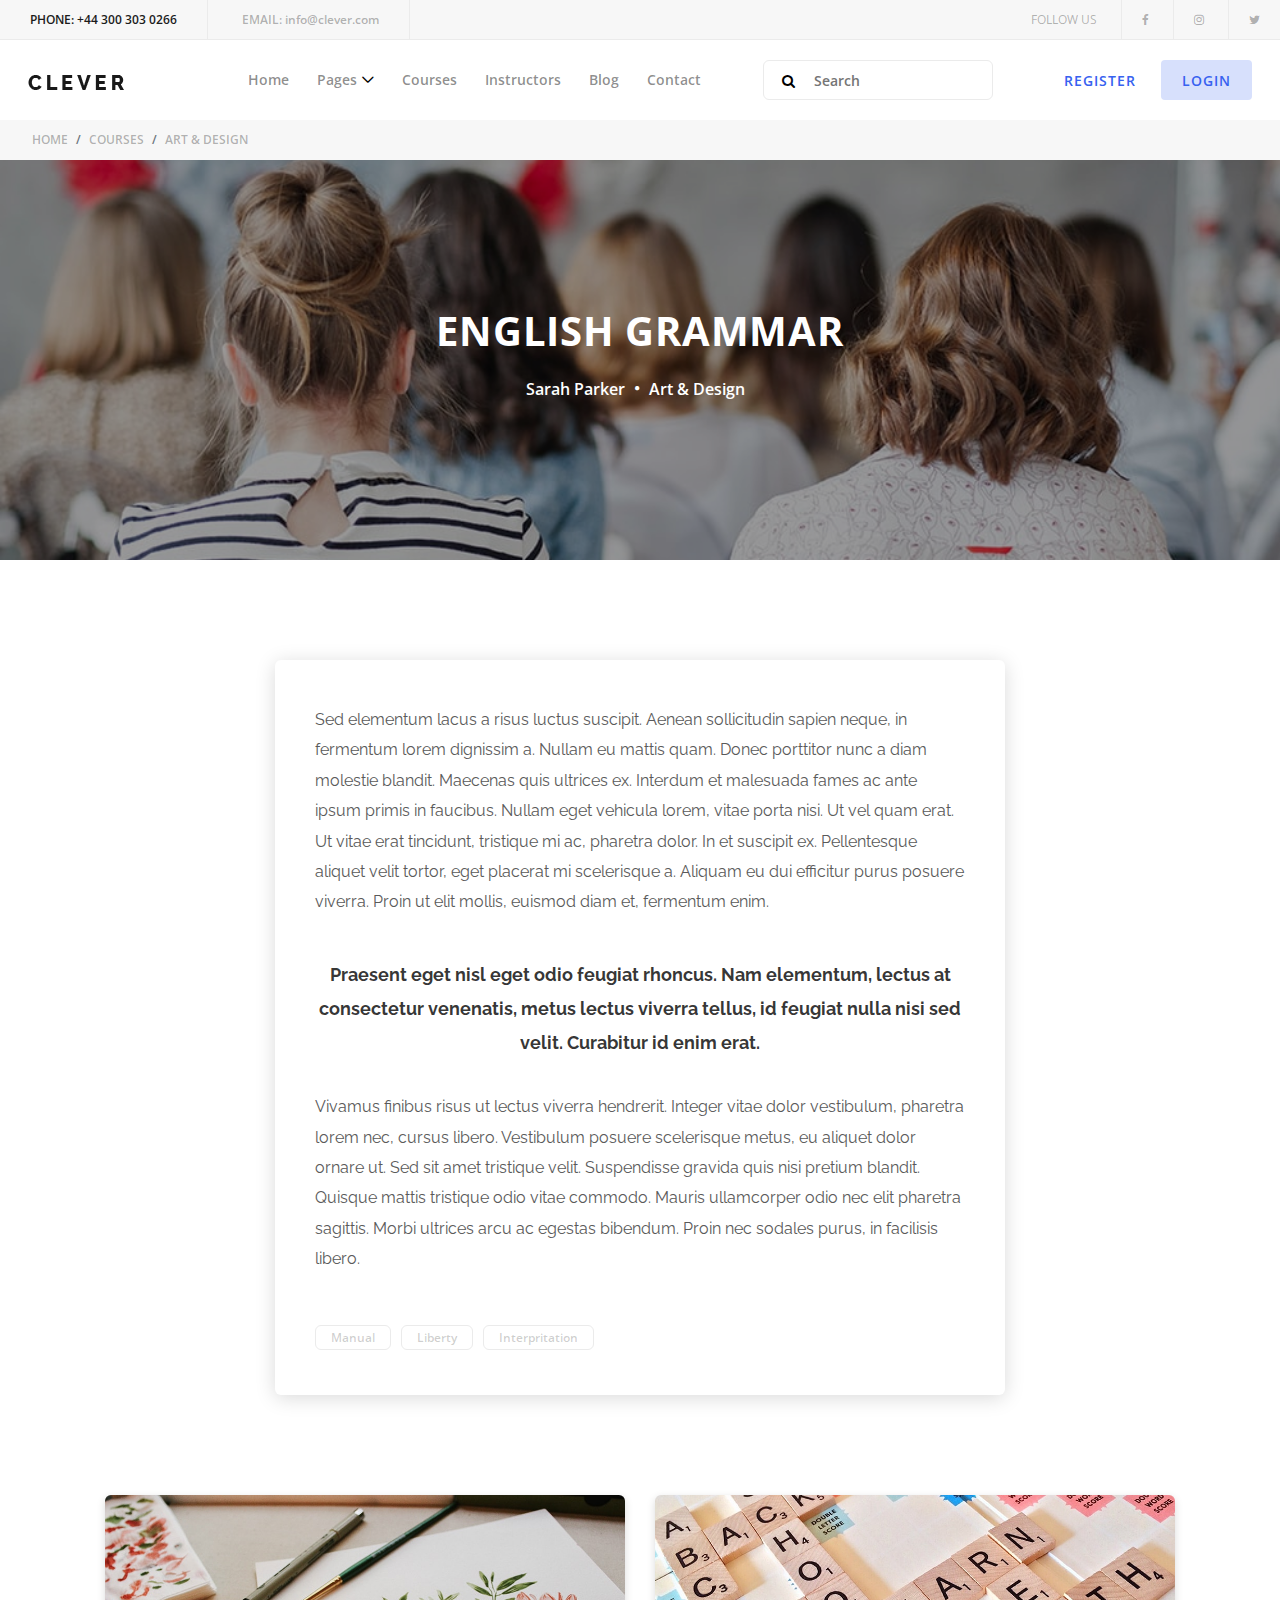
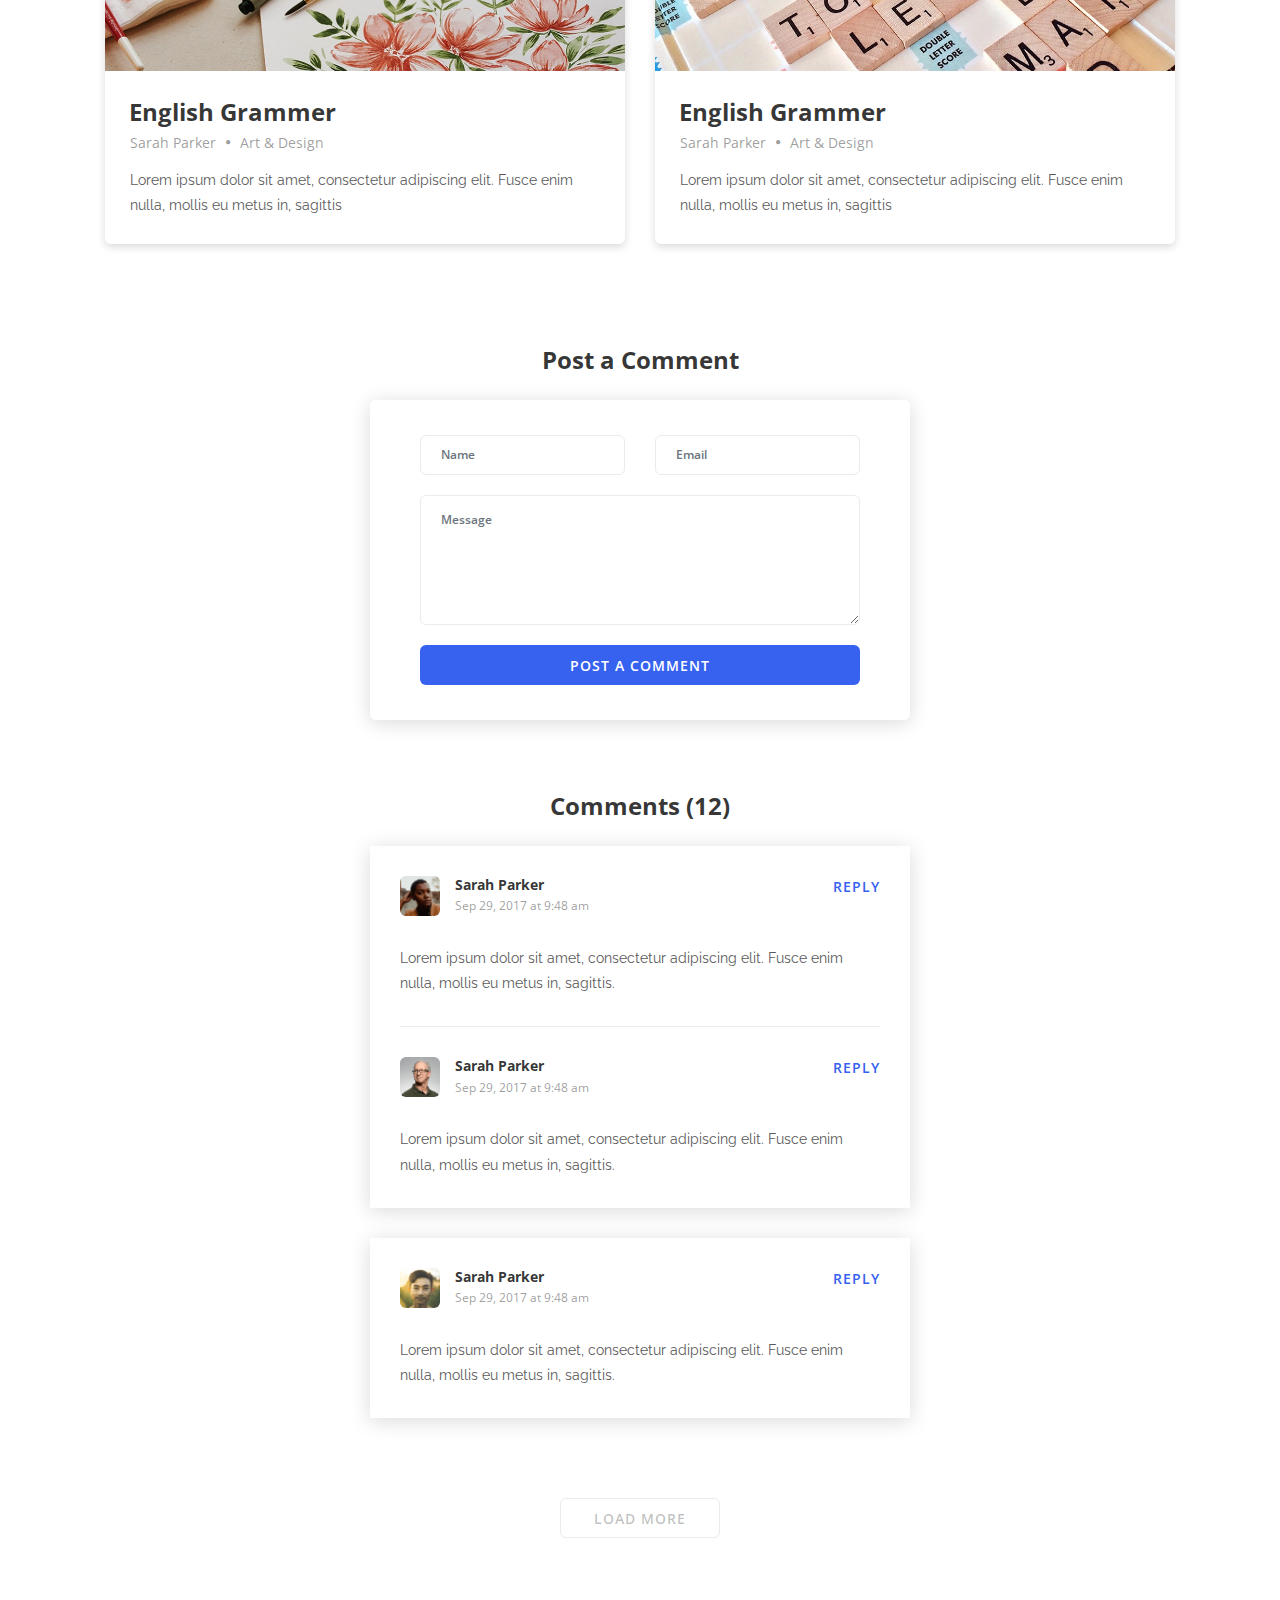
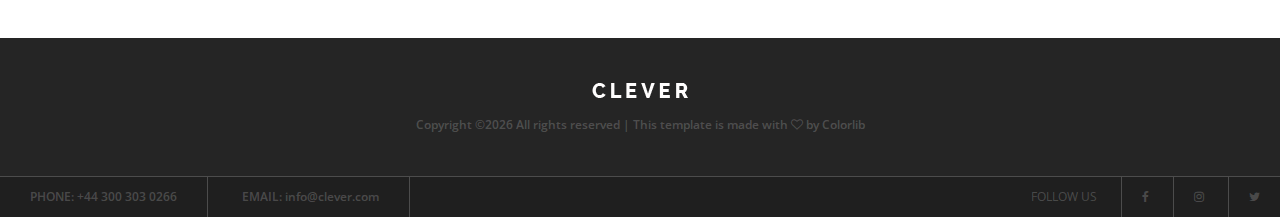
<file: blog-details.html>
<!DOCTYPE html>
<html lang="en">

<head>
    <meta charset="UTF-8">
    <meta name="description" content="">
    <meta http-equiv="X-UA-Compatible" content="IE=edge">
    <meta name="viewport" content="width=device-width, initial-scale=1, shrink-to-fit=no">
    <!-- The above 4 meta tags *Must* come first in the head; any other head content must come *after* these tags -->

    <!-- Title -->
    <title>Clever - Education &amp; Courses Template | Blog Details</title>

    <!-- Favicon -->
    <link rel="icon" href="img/core-img/favicon.ico">

    <!-- Stylesheet -->
    <link rel="stylesheet" href="style.css">

</head>

<body>
    <!-- Preloader -->
    <div id="preloader">
        <div class="spinner"></div>
    </div>

    <!-- ##### Header Area Start ##### -->
    <header class="header-area">

        <!-- Top Header Area -->
        <div class="top-header-area d-flex justify-content-between align-items-center">
            <!-- Contact Info -->
            <div class="contact-info">
                <a href="#"><span>Phone:</span> +44 300 303 0266</a>
                <a href="#"><span>Email:</span> info@clever.com</a>
            </div>
            <!-- Follow Us -->
            <div class="follow-us">
                <span>Follow us</span>
                <a href="#"><i class="fa fa-facebook" aria-hidden="true"></i></a>
                <a href="#"><i class="fa fa-instagram" aria-hidden="true"></i></a>
                <a href="#"><i class="fa fa-twitter" aria-hidden="true"></i></a>
            </div>
        </div>

        <!-- Navbar Area -->
        <div class="clever-main-menu">
            <div class="classy-nav-container breakpoint-off">
                <!-- Menu -->
                <nav class="classy-navbar justify-content-between" id="cleverNav">

                    <!-- Logo -->
                    <a class="nav-brand" href="index.html"><img src="img/core-img/logo.png" alt=""></a>

                    <!-- Navbar Toggler -->
                    <div class="classy-navbar-toggler">
                        <span class="navbarToggler"><span></span><span></span><span></span></span>
                    </div>

                    <!-- Menu -->
                    <div class="classy-menu">

                        <!-- Close Button -->
                        <div class="classycloseIcon">
                            <div class="cross-wrap"><span class="top"></span><span class="bottom"></span></div>
                        </div>

                        <!-- Nav Start -->
                        <div class="classynav">
                            <ul>
                                <li><a href="index.html">Home</a></li>
                                <li><a href="#">Pages</a>
                                    <ul class="dropdown">
                                        <li><a href="index.html">Home</a></li>
                                        <li><a href="courses.html">Courses</a></li>
                                        <li><a href="single-course.html">Single Courses</a></li>
                                        <li><a href="instructors.html">Instructors</a></li>
                                        <li><a href="blog.html">Blog</a></li>
                                        <li><a href="blog-details.html">Single Blog</a></li>
                                        <li><a href="regular-page.html">Regular Page</a></li>
                                        <li><a href="contact.html">Contact</a></li>
                                    </ul>
                                </li>
                                <li><a href="courses.html">Courses</a></li>
                                <li><a href="instructors.html">Instructors</a></li>
                                <li><a href="blog.html">Blog</a></li>
                                <li><a href="contact.html">Contact</a></li>
                            </ul>

                            <!-- Search Button -->
                            <div class="search-area">
                                <form action="#" method="post">
                                    <input type="search" name="search" id="search" placeholder="Search">
                                    <button type="submit"><i class="fa fa-search" aria-hidden="true"></i></button>
                                </form>
                            </div>

                            <!-- Register / Login -->
                            <div class="register-login-area">
                                <a href="#" class="btn">Register</a>
                                <a href="index-login.html" class="btn active">Login</a>
                            </div>

                        </div>
                        <!-- Nav End -->
                    </div>
                </nav>
            </div>
        </div>
    </header>
    <!-- ##### Header Area End ##### -->

    <!-- ##### Breadcumb Area Start ##### -->
    <div class="breadcumb-area">
        <!-- Breadcumb -->
        <nav aria-label="breadcrumb">
            <ol class="breadcrumb">
                <li class="breadcrumb-item"><a href="#">Home</a></li>
                <li class="breadcrumb-item"><a href="#">Courses</a></li>
                <li class="breadcrumb-item active" aria-current="page">Art &amp; Design</li>
            </ol>
        </nav>
    </div>
    <!-- ##### Breadcumb Area End ##### -->

    <!-- ##### Catagory Area Start ##### -->
    <div class="clever-catagory blog-details bg-img d-flex align-items-center justify-content-center p-3 height-400" style="background-image: url(img/blog-img/7.jpg);">
        <div class="blog-details-headline">
            <h3>English Grammar</h3>
            <div class="meta d-flex align-items-center justify-content-center">
                <a href="#">Sarah Parker</a>
                <span><i class="fa fa-circle" aria-hidden="true"></i></span>
                <a href="#">Art &amp; Design</a>
            </div>
        </div>
    </div>
    <!-- ##### Catagory Area End ##### -->

    <!-- ##### Blog Details Content ##### -->
    <div class="blog-details-content section-padding-100">
        <div class="container">
            <div class="row justify-content-center">
                <div class="col-12 col-lg-8">
                    <!-- Blog Details Text -->
                    <div class="blog-details-text">
                        <p>Sed elementum lacus a risus luctus suscipit. Aenean sollicitudin sapien neque, in fermentum lorem dignissim a. Nullam eu mattis quam. Donec porttitor nunc a diam molestie blandit. Maecenas quis ultrices ex. Interdum et malesuada fames ac ante ipsum primis in faucibus. Nullam eget vehicula lorem, vitae porta nisi. Ut vel quam erat. Ut vitae erat tincidunt, tristique mi ac, pharetra dolor. In et suscipit ex. Pellentesque aliquet velit tortor, eget placerat mi scelerisque a. Aliquam eu dui efficitur purus posuere viverra. Proin ut elit mollis, euismod diam et, fermentum enim.</p>
                        <h5 class="text-center py-4">Praesent eget nisl eget odio feugiat rhoncus. Nam elementum, lectus at consectetur venenatis, metus lectus viverra tellus, id feugiat nulla nisi sed velit. Curabitur id enim erat.</h5>
                        <p>Vivamus finibus risus ut lectus viverra hendrerit. Integer vitae dolor vestibulum, pharetra lorem nec, cursus libero. Vestibulum posuere scelerisque metus, eu aliquet dolor ornare ut. Sed sit amet tristique velit. Suspendisse gravida quis nisi pretium blandit. Quisque mattis tristique odio vitae commodo. Mauris ullamcorper odio nec elit pharetra sagittis. Morbi ultrices arcu ac egestas bibendum. Proin nec sodales purus, in facilisis libero.</p>
                        <!-- Tags -->
                        <div class="post-tags">
                            <ul>
                                <li><a href="#">Manual</a></li>
                                <li><a href="#">Liberty</a></li>
                                <li><a href="#">Interpritation</a></li>
                            </ul>
                        </div>
                    </div>
                </div>
            </div>
        </div>

        <div class="related-posts section-padding-100-0">
            <div class="container-fluid">
                <div class="row">
                    <!-- Single Blog Area -->
                    <div class="col-12 col-lg-6">
                        <div class="single-blog-area mb-100">
                            <img src="img/blog-img/3.jpg" alt="">
                            <!-- Blog Content -->
                            <div class="blog-content">
                                <a href="#" class="blog-headline">
                                    <h4>English Grammer</h4>
                                </a>
                                <div class="meta d-flex align-items-center">
                                    <a href="#">Sarah Parker</a>
                                    <span><i class="fa fa-circle" aria-hidden="true"></i></span>
                                    <a href="#">Art &amp; Design</a>
                                </div>
                                <p>Lorem ipsum dolor sit amet, consectetur adipiscing elit. Fusce enim nulla, mollis eu metus in, sagittis</p>
                            </div>
                        </div>
                    </div>

                    <!-- Single Blog Area -->
                    <div class="col-12 col-lg-6">
                        <div class="single-blog-area mb-100">
                            <img src="img/blog-img/4.jpg" alt="">
                            <!-- Blog Content -->
                            <div class="blog-content">
                                <a href="#" class="blog-headline">
                                    <h4>English Grammer</h4>
                                </a>
                                <div class="meta d-flex align-items-center">
                                    <a href="#">Sarah Parker</a>
                                    <span><i class="fa fa-circle" aria-hidden="true"></i></span>
                                    <a href="#">Art &amp; Design</a>
                                </div>
                                <p>Lorem ipsum dolor sit amet, consectetur adipiscing elit. Fusce enim nulla, mollis eu metus in, sagittis</p>
                            </div>
                        </div>
                    </div>
                </div>
            </div>
        </div>

        <div class="container">
            <div class="row justify-content-center">
                <!-- Post A Comment -->
                <div class="col-12 col-lg-6">
                    <div class="post-a-comments mb-70">
                        <h4>Post a Comment</h4>

                        <form action="#" method="post">
                            <div class="row">
                                <div class="col-12 col-lg-6">
                                    <div class="form-group">
                                        <input type="text" class="form-control" id="text" placeholder="Name">
                                    </div>
                                </div>
                                <div class="col-12 col-lg-6">
                                    <div class="form-group">
                                        <input type="email" class="form-control" id="email" placeholder="Email">
                                    </div>
                                </div>
                                <div class="col-12">
                                    <div class="form-group">
                                        <textarea name="message" class="form-control" id="message" cols="30" rows="10" placeholder="Message"></textarea>
                                    </div>
                                </div>
                                <div class="col-12">
                                    <button class="btn clever-btn w-100">Post A Comment</button>
                                </div>
                            </div>
                        </form>
                    </div>
                </div>
            </div>

            <div class="row justify-content-center">
                <!-- Comments -->
                <div class="col-12 col-lg-6">
                    <div class="comments-area">
                        <h4>Comments (12)</h4>

                        <ol class="comments-list">
                            <!-- Single Comment Area -->
                            <li class="single_comment_area">
                                <!-- Single Comment -->
                                <div class="single-comment-wrap mb-30">
                                    <div class="d-flex justify-content-between mb-30">
                                        <!-- Comment Admin -->
                                        <div class="comment-admin d-flex">
                                            <div class="thumb">
                                                <img src="img/bg-img/t1.png" alt="">
                                            </div>
                                            <div class="text">
                                                <h6>Sarah Parker</h6>
                                                <span>Sep 29, 2017 at 9:48 am</span>
                                            </div>
                                        </div>
                                        <!-- Reply -->
                                        <div class="reply">
                                            <a href="#">Reply</a>
                                        </div>
                                    </div>
                                    <p>Lorem ipsum dolor sit amet, consectetur adipiscing elit. Fusce enim nulla, mollis eu metus in, sagittis.</p>
                                </div>

                                <ol class="children">
                                    <li class="single_comment_area">
                                        <!-- Single Comment -->
                                        <div class="single-comment-wrap">
                                            <div class="d-flex justify-content-between mb-30">
                                                <!-- Comment Admin -->
                                                <div class="comment-admin d-flex">
                                                    <div class="thumb">
                                                        <img src="img/bg-img/t2.png" alt="">
                                                    </div>
                                                    <div class="text">
                                                        <h6>Sarah Parker</h6>
                                                        <span>Sep 29, 2017 at 9:48 am</span>
                                                    </div>
                                                </div>
                                                <!-- Reply -->
                                                <div class="reply">
                                                    <a href="#">Reply</a>
                                                </div>
                                            </div>
                                            <p>Lorem ipsum dolor sit amet, consectetur adipiscing elit. Fusce enim nulla, mollis eu metus in, sagittis.</p>
                                        </div>
                                    </li>
                                </ol>
                            </li>

                            <li class="single_comment_area mb-30">
                                <!-- Single Comment -->
                                <div class="single-comment-wrap">
                                    <div class="d-flex justify-content-between mb-30">
                                        <!-- Comment Admin -->
                                        <div class="comment-admin d-flex">
                                            <div class="thumb">
                                                <img src="img/bg-img/t3.png" alt="">
                                            </div>
                                            <div class="text">
                                                <h6>Sarah Parker</h6>
                                                <span>Sep 29, 2017 at 9:48 am</span>
                                            </div>
                                        </div>
                                        <!-- Reply -->
                                        <div class="reply">
                                            <a href="#">Reply</a>
                                        </div>
                                    </div>
                                    <p>Lorem ipsum dolor sit amet, consectetur adipiscing elit. Fusce enim nulla, mollis eu metus in, sagittis.</p>
                                </div>
                            </li>
                        </ol>
                    </div>
                </div>

                <div class="col-12">
                    <div class="load-more text-center mt-50">
                        <a href="#" class="btn clever-btn btn-2">Load More</a>
                    </div>
                </div>
            </div>
        </div>
    </div>
    <!-- ##### Blog Details Content ##### -->

    <!-- ##### Footer Area Start ##### -->
    <footer class="footer-area">
        <!-- Top Footer Area -->
        <div class="top-footer-area">
            <div class="container">
                <div class="row">
                    <div class="col-12">
                        <!-- Footer Logo -->
                        <div class="footer-logo">
                            <a href="index.html"><img src="img/core-img/logo2.png" alt=""></a>
                        </div>
                        <!-- Copywrite -->
                        <p><a href="#"><!-- Link back to Colorlib can't be removed. Template is licensed under CC BY 3.0. -->
Copyright &copy;<script>document.write(new Date().getFullYear());</script> All rights reserved | This template is made with <i class="fa fa-heart-o" aria-hidden="true"></i> by <a href="https://colorlib.com" target="_blank">Colorlib</a>
<!-- Link back to Colorlib can't be removed. Template is licensed under CC BY 3.0. --></p>
                    </div>
                </div>
            </div>
        </div>

        <!-- Bottom Footer Area -->
        <div class="bottom-footer-area d-flex justify-content-between align-items-center">
            <!-- Contact Info -->
            <div class="contact-info">
                <a href="#"><span>Phone:</span> +44 300 303 0266</a>
                <a href="#"><span>Email:</span> info@clever.com</a>
            </div>
            <!-- Follow Us -->
            <div class="follow-us">
                <span>Follow us</span>
                <a href="#"><i class="fa fa-facebook" aria-hidden="true"></i></a>
                <a href="#"><i class="fa fa-instagram" aria-hidden="true"></i></a>
                <a href="#"><i class="fa fa-twitter" aria-hidden="true"></i></a>
            </div>
        </div>
    </footer>
    <!-- ##### Footer Area End ##### -->

    <!-- ##### All Javascript Script ##### -->
    <!-- jQuery-2.2.4 js -->
    <script src="js/jquery/jquery-2.2.4.min.js"></script>
    <!-- Popper js -->
    <script src="js/bootstrap/popper.min.js"></script>
    <!-- Bootstrap js -->
    <script src="js/bootstrap/bootstrap.min.js"></script>
    <!-- All Plugins js -->
    <script src="js/plugins/plugins.js"></script>
    <!-- Active js -->
    <script src="js/active.js"></script>
</body>

</html>
</file>
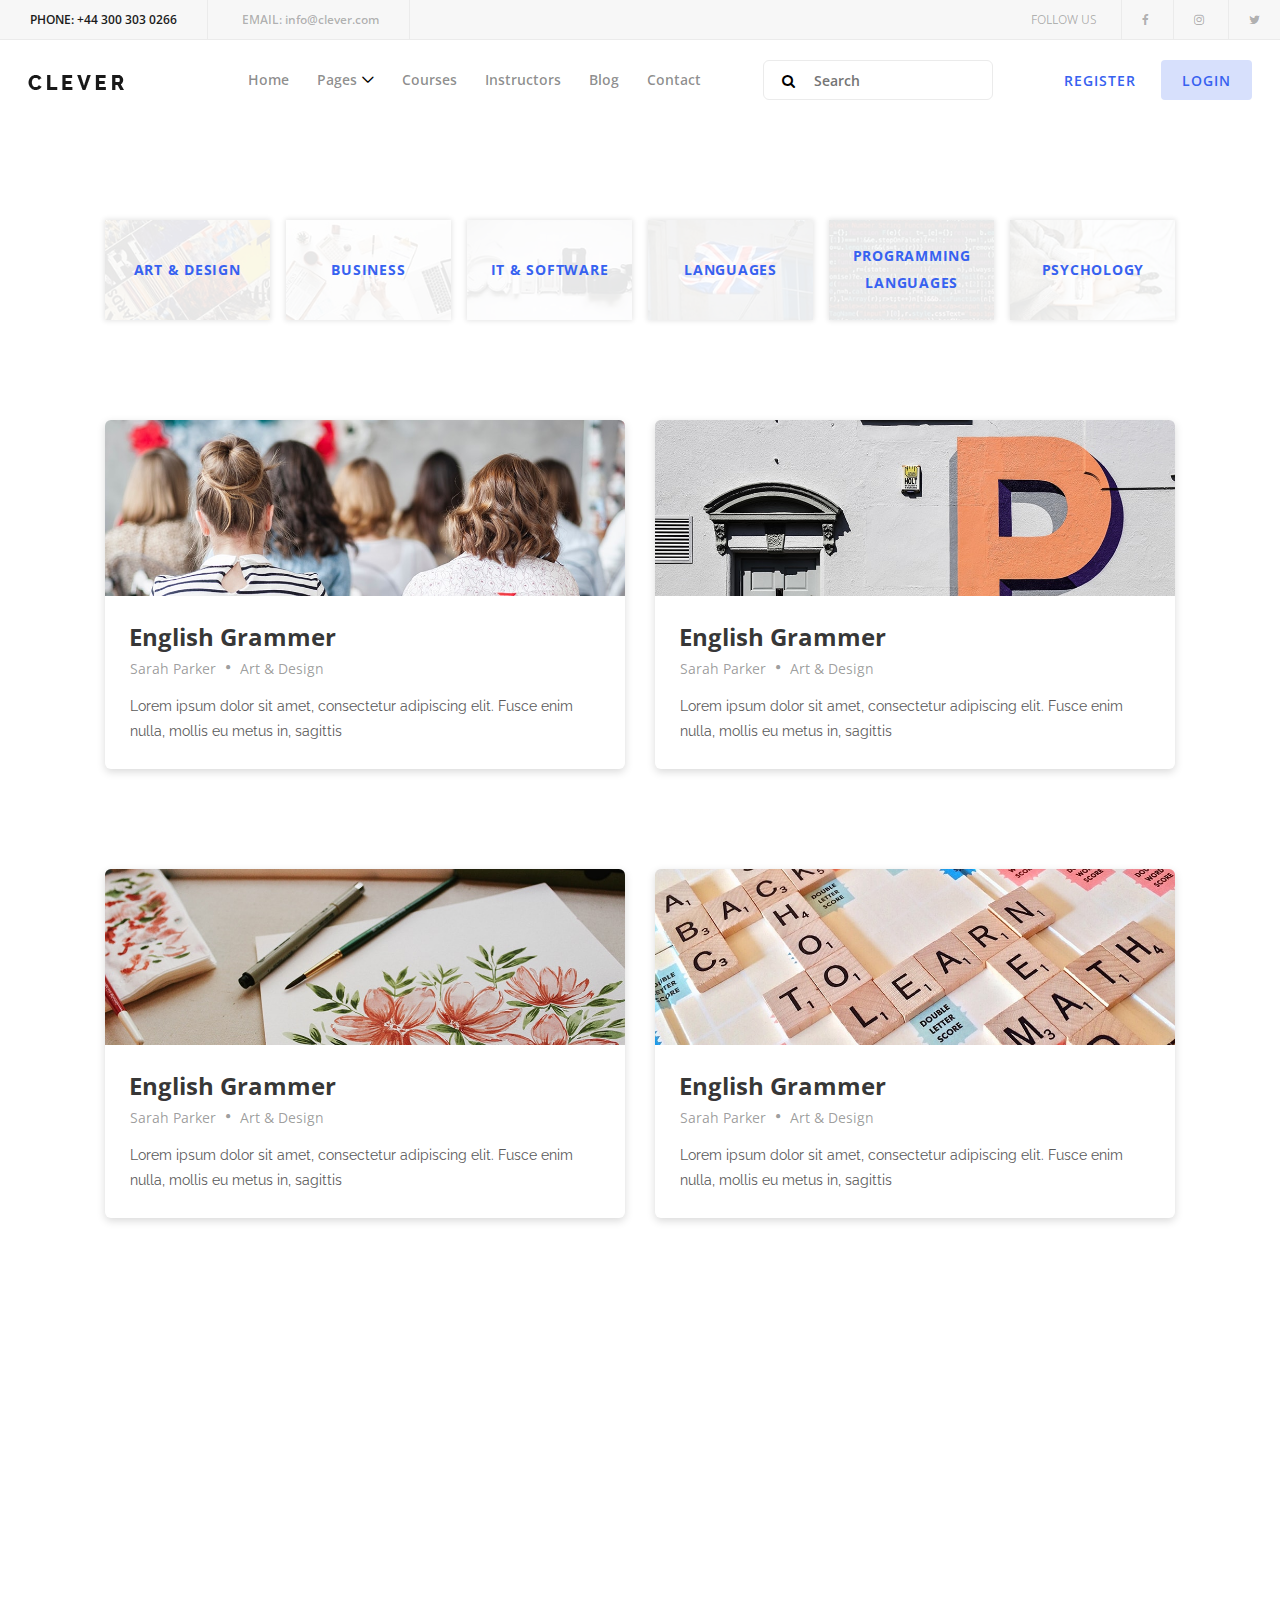
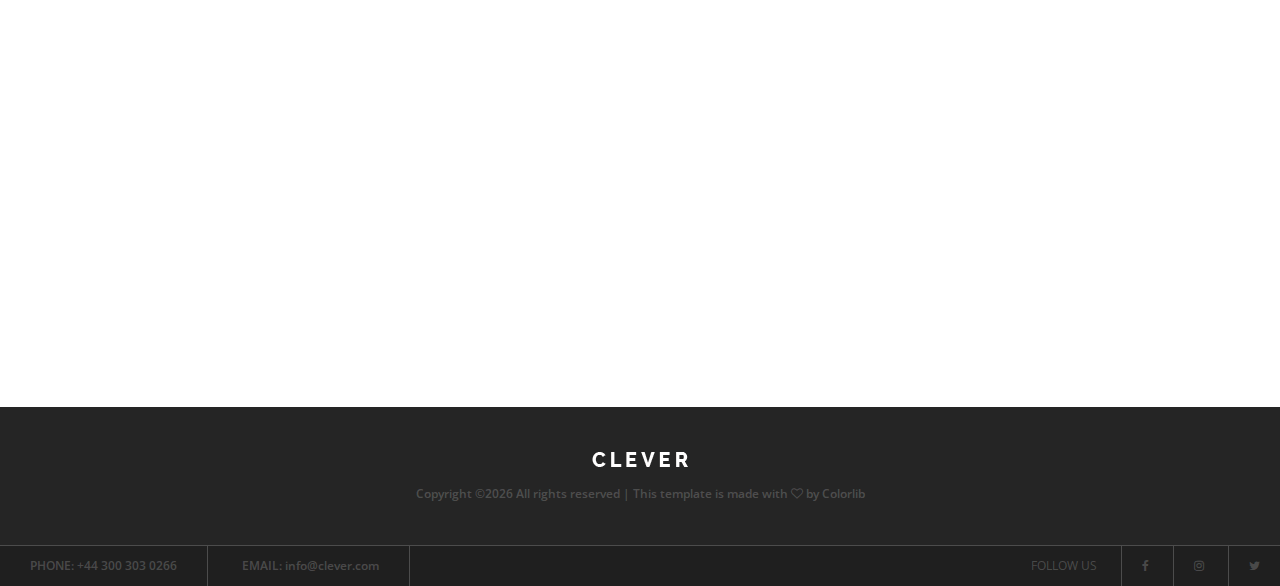
<file: blog.html>
<!DOCTYPE html>
<html lang="en">

<head>
    <meta charset="UTF-8">
    <meta name="description" content="">
    <meta http-equiv="X-UA-Compatible" content="IE=edge">
    <meta name="viewport" content="width=device-width, initial-scale=1, shrink-to-fit=no">
    <!-- The above 4 meta tags *Must* come first in the head; any other head content must come *after* these tags -->

    <!-- Title -->
    <title>Clever - Education &amp; Courses Template | Blog</title>

    <!-- Favicon -->
    <link rel="icon" href="img/core-img/favicon.ico">

    <!-- Stylesheet -->
    <link rel="stylesheet" href="style.css">

</head>

<body>
    <!-- Preloader -->
    <div id="preloader">
        <div class="spinner"></div>
    </div>

    <!-- ##### Header Area Start ##### -->
    <header class="header-area">

        <!-- Top Header Area -->
        <div class="top-header-area d-flex justify-content-between align-items-center">
            <!-- Contact Info -->
            <div class="contact-info">
                <a href="#"><span>Phone:</span> +44 300 303 0266</a>
                <a href="#"><span>Email:</span> info@clever.com</a>
            </div>
            <!-- Follow Us -->
            <div class="follow-us">
                <span>Follow us</span>
                <a href="#"><i class="fa fa-facebook" aria-hidden="true"></i></a>
                <a href="#"><i class="fa fa-instagram" aria-hidden="true"></i></a>
                <a href="#"><i class="fa fa-twitter" aria-hidden="true"></i></a>
            </div>
        </div>

        <!-- Navbar Area -->
        <div class="clever-main-menu">
            <div class="classy-nav-container breakpoint-off">
                <!-- Menu -->
                <nav class="classy-navbar justify-content-between" id="cleverNav">

                    <!-- Logo -->
                    <a class="nav-brand" href="index.html"><img src="img/core-img/logo.png" alt=""></a>

                    <!-- Navbar Toggler -->
                    <div class="classy-navbar-toggler">
                        <span class="navbarToggler"><span></span><span></span><span></span></span>
                    </div>

                    <!-- Menu -->
                    <div class="classy-menu">

                        <!-- Close Button -->
                        <div class="classycloseIcon">
                            <div class="cross-wrap"><span class="top"></span><span class="bottom"></span></div>
                        </div>

                        <!-- Nav Start -->
                        <div class="classynav">
                            <ul>
                                <li><a href="index.html">Home</a></li>
                                <li><a href="#">Pages</a>
                                    <ul class="dropdown">
                                        <li><a href="index.html">Home</a></li>
                                        <li><a href="courses.html">Courses</a></li>
                                        <li><a href="single-course.html">Single Courses</a></li>
                                        <li><a href="instructors.html">Instructors</a></li>
                                        <li><a href="blog.html">Blog</a></li>
                                        <li><a href="blog-details.html">Single Blog</a></li>
                                        <li><a href="regular-page.html">Regular Page</a></li>
                                        <li><a href="contact.html">Contact</a></li>
                                    </ul>
                                </li>
                                <li><a href="courses.html">Courses</a></li>
                                <li><a href="instructors.html">Instructors</a></li>
                                <li><a href="blog.html">Blog</a></li>
                                <li><a href="contact.html">Contact</a></li>
                            </ul>

                            <!-- Search Button -->
                            <div class="search-area">
                                <form action="#" method="post">
                                    <input type="search" name="search" id="search" placeholder="Search">
                                    <button type="submit"><i class="fa fa-search" aria-hidden="true"></i></button>
                                </form>
                            </div>

                            <!-- Register / Login -->
                            <div class="register-login-area">
                                <a href="#" class="btn">Register</a>
                                <a href="index-login.html" class="btn active">Login</a>
                            </div>

                        </div>
                        <!-- Nav End -->
                    </div>
                </nav>
            </div>
        </div>
    </header>
    <!-- ##### Header Area End ##### -->

    <!-- ##### Blog Area Start ##### -->
    <section class="blog-area blog-page section-padding-100">
        <div class="container-fluid">
            <div class="row">
                <div class="col-12">
                    <div class="blog-catagories mb-70 d-flex flex-wrap justify-content-between">

                        <!-- Single Catagories -->
                        <div class="single-catagories bg-img" style="background-image: url(img/bg-img/bc1.jpg);">
                            <a href="#">
                                <h6>Art &amp; Design</h6>
                            </a>
                        </div>

                        <!-- Single Catagories -->
                        <div class="single-catagories bg-img" style="background-image: url(img/bg-img/bc2.jpg);">
                            <a href="#">
                                <h6>Business</h6>
                            </a>
                        </div>

                        <!-- Single Catagories -->
                        <div class="single-catagories bg-img" style="background-image: url(img/bg-img/bc3.jpg);">
                            <a href="#">
                                <h6>IT &amp; Software</h6>
                            </a>
                        </div>

                        <!-- Single Catagories -->
                        <div class="single-catagories bg-img" style="background-image: url(img/bg-img/bc4.jpg);">
                            <a href="#">
                                <h6>Languages</h6>
                            </a>
                        </div>

                        <!-- Single Catagories -->
                        <div class="single-catagories bg-img" style="background-image: url(img/bg-img/bc5.jpg);">
                            <a href="#">
                                <h6>Programming Languages</h6>
                            </a>
                        </div>

                        <!-- Single Catagories -->
                        <div class="single-catagories bg-img" style="background-image: url(img/bg-img/bc6.jpg);">
                            <a href="#">
                                <h6>psychology</h6>
                            </a>
                        </div>
                    </div>
                </div>
            </div>

            <div class="row">
                <!-- Single Blog Area -->
                <div class="col-12 col-lg-6">
                    <div class="single-blog-area mb-100 wow fadeInUp" data-wow-delay="250ms">
                        <img src="img/blog-img/1.jpg" alt="">
                        <!-- Blog Content -->
                        <div class="blog-content">
                            <a href="#" class="blog-headline">
                                <h4>English Grammer</h4>
                            </a>
                            <div class="meta d-flex align-items-center">
                                <a href="#">Sarah Parker</a>
                                <span><i class="fa fa-circle" aria-hidden="true"></i></span>
                                <a href="#">Art &amp; Design</a>
                            </div>
                            <p>Lorem ipsum dolor sit amet, consectetur adipiscing elit. Fusce enim nulla, mollis eu metus in, sagittis</p>
                        </div>
                    </div>
                </div>

                <!-- Single Blog Area -->
                <div class="col-12 col-lg-6">
                    <div class="single-blog-area mb-100 wow fadeInUp" data-wow-delay="500ms">
                        <img src="img/blog-img/2.jpg" alt="">
                        <!-- Blog Content -->
                        <div class="blog-content">
                            <a href="#" class="blog-headline">
                                <h4>English Grammer</h4>
                            </a>
                            <div class="meta d-flex align-items-center">
                                <a href="#">Sarah Parker</a>
                                <span><i class="fa fa-circle" aria-hidden="true"></i></span>
                                <a href="#">Art &amp; Design</a>
                            </div>
                            <p>Lorem ipsum dolor sit amet, consectetur adipiscing elit. Fusce enim nulla, mollis eu metus in, sagittis</p>
                        </div>
                    </div>
                </div>

                <!-- Single Blog Area -->
                <div class="col-12 col-lg-6">
                    <div class="single-blog-area mb-100 wow fadeInUp" data-wow-delay="250ms">
                        <img src="img/blog-img/3.jpg" alt="">
                        <!-- Blog Content -->
                        <div class="blog-content">
                            <a href="#" class="blog-headline">
                                <h4>English Grammer</h4>
                            </a>
                            <div class="meta d-flex align-items-center">
                                <a href="#">Sarah Parker</a>
                                <span><i class="fa fa-circle" aria-hidden="true"></i></span>
                                <a href="#">Art &amp; Design</a>
                            </div>
                            <p>Lorem ipsum dolor sit amet, consectetur adipiscing elit. Fusce enim nulla, mollis eu metus in, sagittis</p>
                        </div>
                    </div>
                </div>

                <!-- Single Blog Area -->
                <div class="col-12 col-lg-6">
                    <div class="single-blog-area mb-100 wow fadeInUp" data-wow-delay="500ms">
                        <img src="img/blog-img/4.jpg" alt="">
                        <!-- Blog Content -->
                        <div class="blog-content">
                            <a href="#" class="blog-headline">
                                <h4>English Grammer</h4>
                            </a>
                            <div class="meta d-flex align-items-center">
                                <a href="#">Sarah Parker</a>
                                <span><i class="fa fa-circle" aria-hidden="true"></i></span>
                                <a href="#">Art &amp; Design</a>
                            </div>
                            <p>Lorem ipsum dolor sit amet, consectetur adipiscing elit. Fusce enim nulla, mollis eu metus in, sagittis</p>
                        </div>
                    </div>
                </div>

                <!-- Single Blog Area -->
                <div class="col-12 col-lg-6">
                    <div class="single-blog-area mb-100 wow fadeInUp" data-wow-delay="250ms">
                        <img src="img/blog-img/5.jpg" alt="">
                        <!-- Blog Content -->
                        <div class="blog-content">
                            <a href="#" class="blog-headline">
                                <h4>English Grammer</h4>
                            </a>
                            <div class="meta d-flex align-items-center">
                                <a href="#">Sarah Parker</a>
                                <span><i class="fa fa-circle" aria-hidden="true"></i></span>
                                <a href="#">Art &amp; Design</a>
                            </div>
                            <p>Lorem ipsum dolor sit amet, consectetur adipiscing elit. Fusce enim nulla, mollis eu metus in, sagittis</p>
                        </div>
                    </div>
                </div>

                <!-- Single Blog Area -->
                <div class="col-12 col-lg-6">
                    <div class="single-blog-area mb-100 wow fadeInUp" data-wow-delay="500ms">
                        <img src="img/blog-img/6.jpg" alt="">
                        <!-- Blog Content -->
                        <div class="blog-content">
                            <a href="#" class="blog-headline">
                                <h4>English Grammer</h4>
                            </a>
                            <div class="meta d-flex align-items-center">
                                <a href="#">Sarah Parker</a>
                                <span><i class="fa fa-circle" aria-hidden="true"></i></span>
                                <a href="#">Art &amp; Design</a>
                            </div>
                            <p>Lorem ipsum dolor sit amet, consectetur adipiscing elit. Fusce enim nulla, mollis eu metus in, sagittis</p>
                        </div>
                    </div>
                </div>
            </div>

            <div class="row">
                <div class="col-12">
                    <div class="load-more text-center mt-100 wow fadeInUp" data-wow-delay="1000ms">
                        <a href="#" class="btn clever-btn btn-2">Load More</a>
                    </div>
                </div>
            </div>
        </div>
    </section>
    <!-- ##### Blog Area End ##### -->

    <!-- ##### Footer Area Start ##### -->
    <footer class="footer-area">
        <!-- Top Footer Area -->
        <div class="top-footer-area">
            <div class="container">
                <div class="row">
                    <div class="col-12">
                        <!-- Footer Logo -->
                        <div class="footer-logo">
                            <a href="index.html"><img src="img/core-img/logo2.png" alt=""></a>
                        </div>
                        <!-- Copywrite -->
                        <p><a href="#"><!-- Link back to Colorlib can't be removed. Template is licensed under CC BY 3.0. -->
Copyright &copy;<script>document.write(new Date().getFullYear());</script> All rights reserved | This template is made with <i class="fa fa-heart-o" aria-hidden="true"></i> by <a href="https://colorlib.com" target="_blank">Colorlib</a>
<!-- Link back to Colorlib can't be removed. Template is licensed under CC BY 3.0. --></p>
                    </div>
                </div>
            </div>
        </div>

        <!-- Bottom Footer Area -->
        <div class="bottom-footer-area d-flex justify-content-between align-items-center">
            <!-- Contact Info -->
            <div class="contact-info">
                <a href="#"><span>Phone:</span> +44 300 303 0266</a>
                <a href="#"><span>Email:</span> info@clever.com</a>
            </div>
            <!-- Follow Us -->
            <div class="follow-us">
                <span>Follow us</span>
                <a href="#"><i class="fa fa-facebook" aria-hidden="true"></i></a>
                <a href="#"><i class="fa fa-instagram" aria-hidden="true"></i></a>
                <a href="#"><i class="fa fa-twitter" aria-hidden="true"></i></a>
            </div>
        </div>
    </footer>
    <!-- ##### Footer Area End ##### -->

    <!-- ##### All Javascript Script ##### -->
    <!-- jQuery-2.2.4 js -->
    <script src="js/jquery/jquery-2.2.4.min.js"></script>
    <!-- Popper js -->
    <script src="js/bootstrap/popper.min.js"></script>
    <!-- Bootstrap js -->
    <script src="js/bootstrap/bootstrap.min.js"></script>
    <!-- All Plugins js -->
    <script src="js/plugins/plugins.js"></script>
    <!-- Active js -->
    <script src="js/active.js"></script>
</body>

</html>
</file>
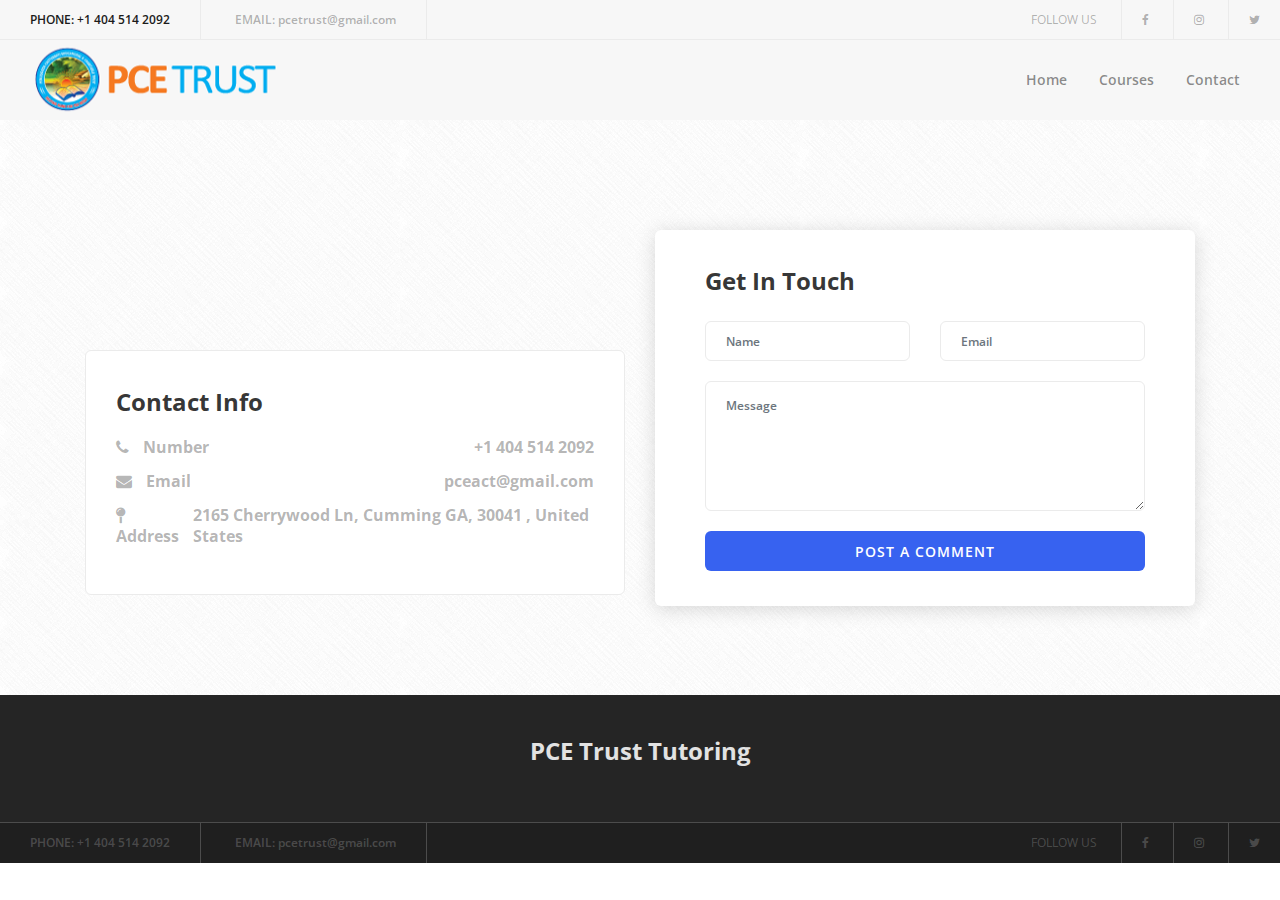
<file: contact.html>
<!DOCTYPE html>
<html lang="en">

    <head>
        <meta charset="UTF-8">
        <meta name="description" content="">
        <meta http-equiv="X-UA-Compatible" content="IE=edge">
        <meta name="viewport" content="width=device-width, initial-scale=1, shrink-to-fit=no">
        <!-- The above 4 meta tags *Must* come first in the head; any other head content must come *after* these tags -->
    
        <!-- Title -->
        <title>PCE Trust Tutoring</title>
    
        <!-- Favicon -->
        <link rel="icon" href="img/core-img/favicon.ico">
    
        <!-- Stylesheet -->
        <link rel="stylesheet" href="style.css">
    
    </head>
    
    <body>
        <!-- Preloader -->
        <div id="preloader">
            <div class="spinner"></div>
        </div>
    
        <!-- ##### Header Area Start ##### -->
        <header class="header-area">
    
            <!-- Top Header Area -->
            <div class="top-header-area d-flex justify-content-between align-items-center">
                <!-- Contact Info -->
                <div class="contact-info">
                    <a href="#"><span>Phone:</span> +1 404 514 2092</a>
                    <a href="#"><span>Email:</span> pcetrust@gmail.com</a>
                </div>
                <!-- Follow Us -->
                <div class="follow-us">
                    <span>Follow us</span>
                    <a href="#"><i class="fa fa-facebook" aria-hidden="true"></i></a>
                    <a href="#"><i class="fa fa-instagram" aria-hidden="true"></i></a>
                    <a href="#"><i class="fa fa-twitter" aria-hidden="true"></i></a>
                </div>
            </div>
    
            <!-- Navbar Area -->
            <div class="clever-main-menu">
                <div class="classy-nav-container breakpoint-off">
                    <!-- Menu -->
                    <nav class="classy-navbar justify-content-between" id="cleverNav" style="background-color:#f7f7f7">
    
                        <!-- Logo -->
                        <a class="nav-brand" href="index.html"><img src="img/pceactlogo.PNG" alt=""></a>
    
                        <!-- Navbar Toggler -->
                    <div class="classy-navbar-toggler">
                        <span class="navbarToggler"><span></span><span></span><span></span></span>
                    </div>

                    <!-- Menu -->
                    <div class="classy-menu">

                        <!-- Close Button -->
                        <div class="classycloseIcon">
                            <div class="cross-wrap"><span class="top"></span><span class="bottom"></span></div>
                        </div>

                        <!-- Nav Start -->
                        <div class="classynav">
                            <ul>
                                <li><a href="index.html">Home</a></li>
                                <li><a href="#" style="display:none">Pages</a>
                                    <ul class="dropdown">
                                        <li><a href="index.html">Home</a></li>
                                        <li><a href="courses.html">Courses</a></li>
                                        <li><a href="single-course.html">Single Courses</a></li>
                                        <li><a href="instructors.html">Instructors</a></li>
                                        <li><a href="blog.html">Blog</a></li>
                                        <li><a href="blog-details.html">Single Blog</a></li>
                                        <li><a href="regular-page.html">Regular Page</a></li>
                                        <li><a href="contact.html">Contact</a></li>
                                    </ul>
                                </li>
                                <!--<li><a href="courses.html">Courses</a></li>-->
                                <li><a href="courses.html">Courses</a></li>
                                <li><a style="display:none"href="instructors.html">Instructors</a></li>
                                <li><a href="contact.html">Contact</a></li>
                            </ul>

                            <!-- Search Button -->
                            <div class="search-area" style="display:none;">
                                <form action="#" method="post">
                                    <input type="search" name="search" id="search" placeholder="Search">
                                    <button type="submit"><i class="fa fa-search" aria-hidden="true"></i></button>
                                </form>
                            </div>

                            <!-- Register / Login -->
                            <div class="register-login-area">
                                <a style="display:none;" href="#" class="btn active">Register</a>
                                <a style="display:none" href="index-login.html" class="btn active">Login</a>
                            </div>

                        </div>
                        <!-- Nav End -->
                    </div>
                </nav>
            </div>
        </div>
    </header>
    <!-- ##### Header Area End ##### -->

    <!-- ##### Google Maps ##### 
    <div class="map-area" style="display:none">
        <div id="googleMap"></div>
    </div>
-->
    <!-- ##### Contact Area Start ##### -->
    <section class="contact-area" style="padding-top:20vh;background-image: url(img/core-img/texture.png);">
        <div class="container">
            <div class="row">
                <!-- Contact Info -->
                <div class="col-12 col-lg-6">
                    <div class="contact--info mt-50 mb-100" style="background-color:white;">
                        <h4>Contact Info</h4>
                        <ul class="contact-list">
                            <li>
                                <h6><i class="fa fa-phone" aria-hidden="true"></i> Number</h6>
                                <h6>+1 404 514 2092</h6>
                            </li>
                            <li>
                                <h6><i class="fa fa-envelope" aria-hidden="true"></i> Email</h6>
                                <h6>pceact@gmail.com</h6>
                            </li>
                            <li>
                                <h6><i class="fa fa-map-pin" aria-hidden="true"></i> Address</h6>
                                <h6>2165 Cherrywood Ln, Cumming GA, 30041 , United States</h6>
                            </li>
                        </ul>
                    </div>
                </div>

                <!-- Contact Form -->
                <div class="col-12 col-lg-6">
                    <div class="contact-form">
                        <h4>Get In Touch</h4>
                        
                        <form action="#" method="post">
                            <div class="row">
                                <div class="col-12 col-lg-6">
                                    <div class="form-group">
                                        <input type="text" class="form-control" id="text" placeholder="Name">
                                    </div>
                                </div>
                                <div class="col-12 col-lg-6">
                                    <div class="form-group">
                                        <input type="email" class="form-control" id="email" placeholder="Email">
                                    </div>
                                </div>
                                <div class="col-12">
                                    <div class="form-group">
                                        <textarea name="message" class="form-control" id="message" cols="30" rows="10" placeholder="Message"></textarea>
                                    </div>
                                </div>
                                <div class="col-12">
                                    <button class="btn clever-btn w-100">Post A Comment</button>
                                </div>
                            </div>
                        </form>
                    </div>
                </div>
            </div>
        </div>
    </section>
    <!-- ##### Contact Area End ##### -->
    
    <!-- ##### Footer Area Start ##### -->
    <footer class="footer-area">
        <!-- Top Footer Area -->
        <div class="top-footer-area">
            <div class="container">
                <div class="row">
                    <div class="col-12">
                        <!-- Footer Logo -->
                        <div class="footer-logo">
                            <a href="index.html"><h4 style="color:rgb(226, 226, 226);">PCE Trust Tutoring</h4></a>
                        </div>
                        <!-- Copywrite -->
                        <p><a style="display:none;" href="#"><!-- Link back to Colorlib can't be removed. Template is licensed under CC BY 3.0. -->
                            PCE<script>document.write(new Date().getFullYear());</script> PCE <i class="fa fa-heart-o" aria-hidden="true"></i> by <a style="display:none" target="_blank">PCEACT</a>
                            <!-- Link back to Colorlib can't be removed. Template is licensed under CC BY 3.0. --></p>
                    </div>
                </div>
            </div>
        </div>

        <!-- Bottom Footer Area -->
        <div class="bottom-footer-area d-flex justify-content-between align-items-center">
            <!-- Contact Info -->
            <div class="contact-info">
                <a href="#"><span>Phone:</span> +1 404 514 2092</a>
                <a href="#"><span>Email:</span> pcetrust@gmail.com</a>
            </div>
            <!-- Follow Us -->
            <div class="follow-us">
                <span>Follow us</span>
                <a href="#"><i class="fa fa-facebook" aria-hidden="true"></i></a>
                <a href="#"><i class="fa fa-instagram" aria-hidden="true"></i></a>
                <a href="#"><i class="fa fa-twitter" aria-hidden="true"></i></a>
            </div>
        </div>
    </footer>
    <!-- ##### Footer Area End ##### -->

    <!-- ##### All Javascript Script ##### -->
    <!-- jQuery-2.2.4 js -->
    <script src="js/jquery/jquery-2.2.4.min.js"></script>
    <!-- Popper js -->
    <script src="js/bootstrap/popper.min.js"></script>
    <!-- Bootstrap js -->
    <script src="js/bootstrap/bootstrap.min.js"></script>
    <!-- All Plugins js -->
    <script src="js/plugins/plugins.js"></script>
    <!-- Active js -->
    <script src="js/active.js"></script>
</body>

</html>
</file>
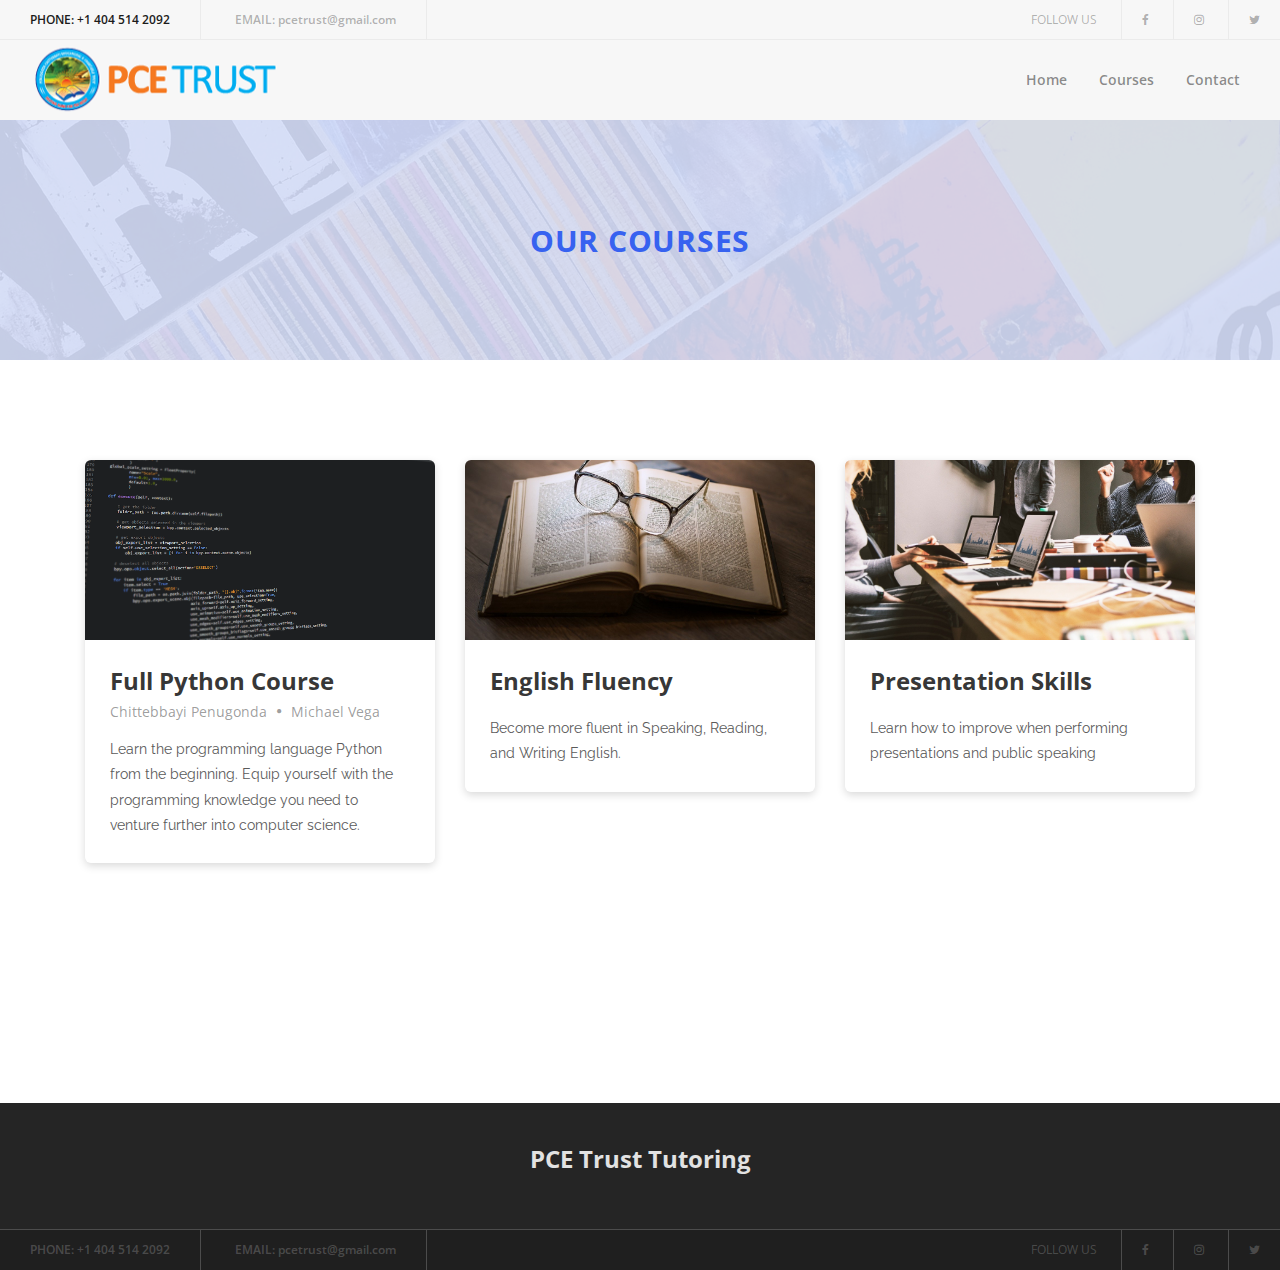
<file: courses.html>
<!DOCTYPE html>
<html lang="en">

    <head>
        <meta charset="UTF-8">
        <meta name="description" content="">
        <meta http-equiv="X-UA-Compatible" content="IE=edge">
        <meta name="viewport" content="width=device-width, initial-scale=1, shrink-to-fit=no">
        <!-- The above 4 meta tags *Must* come first in the head; any other head content must come *after* these tags -->
    
        <!-- Title -->
        <title>PCE Trust Tutoring</title>
    
        <!-- Favicon -->
        <link rel="icon" href="img/core-img/favicon.ico">
    
        <!-- Stylesheet -->
        <link rel="stylesheet" href="style.css">
    
    </head>
    
    <body>
        <!-- Preloader -->
        <div id="preloader">
            <div class="spinner"></div>
        </div>
    
        <!-- ##### Header Area Start ##### -->
        <header class="header-area">
    
            <!-- Top Header Area -->
            <div class="top-header-area d-flex justify-content-between align-items-center">
                <!-- Contact Info -->
                <div class="contact-info">
                    <a href="#"><span>Phone:</span> +1 404 514 2092</a>
                    <a href="#"><span>Email:</span> pcetrust@gmail.com</a>
                </div>
                <!-- Follow Us -->
                <div class="follow-us">
                    <span>Follow us</span>
                    <a href="#"><i class="fa fa-facebook" aria-hidden="true"></i></a>
                    <a href="#"><i class="fa fa-instagram" aria-hidden="true"></i></a>
                    <a href="#"><i class="fa fa-twitter" aria-hidden="true"></i></a>
                </div>
            </div>
    
            <!-- Navbar Area -->
            <div class="clever-main-menu">
                <div class="classy-nav-container breakpoint-off">
                    <!-- Menu -->
                    <nav class="classy-navbar justify-content-between" id="cleverNav" style="background-color:#f7f7f7">
    
                        <!-- Logo -->
                        <a class="nav-brand" href="index.html"><img src="img/pceactlogo.PNG" alt=""></a>
    
                        <!-- Navbar Toggler -->
                    <div class="classy-navbar-toggler">
                        <span class="navbarToggler"><span></span><span></span><span></span></span>
                    </div>

                    <!-- Menu -->
                    <div class="classy-menu">

                        <!-- Close Button -->
                        <div class="classycloseIcon">
                            <div class="cross-wrap"><span class="top"></span><span class="bottom"></span></div>
                        </div>

                        <!-- Nav Start -->
                        <div class="classynav">
                            <ul>
                                <li><a href="index.html">Home</a></li>
                                <li><a href="#" style="display:none">Pages</a>
                                    <ul class="dropdown">
                                        <li><a href="index.html">Home</a></li>
                                        <li><a href="courses.html">Courses</a></li>
                                        <li><a href="single-course.html">Single Courses</a></li>
                                        <li><a href="instructors.html">Instructors</a></li>
                                        <li><a href="blog.html">Blog</a></li>
                                        <li><a href="blog-details.html">Single Blog</a></li>
                                        <li><a href="regular-page.html">Regular Page</a></li>
                                        <li><a href="contact.html">Contact</a></li>
                                    </ul>
                                </li>
                                <!--<li><a href="courses.html">Courses</a></li>-->
                                <li><a href="courses.html">Courses</a></li>
                                <li><a style="display:none"href="instructors.html">Instructors</a></li>
                                <li><a href="contact.html">Contact</a></li>
                            </ul>

                            <!-- Search Button -->
                            <div class="search-area" style="display:none;">
                                <form action="#" method="post">
                                    <input type="search" name="search" id="search" placeholder="Search">
                                    <button type="submit"><i class="fa fa-search" aria-hidden="true"></i></button>
                                </form>
                            </div>

                            <!-- Register / Login -->
                            <div class="register-login-area">
                                <a style="display:none;" href="#" class="btn active">Register</a>
                                <a style="display:none" href="index-login.html" class="btn active">Login</a>
                            </div>

                        </div>
                        <!-- Nav End -->
                    </div>
                </nav>
            </div>
        </div>
    </header>
    <!-- ##### Header Area End ##### -->

    <!-- ##### Breadcumb Area Start ##### -->
    <div class="breadcumb-area" style="display:none">
        <!-- Breadcumb -->
        <nav aria-label="breadcrumb">
            <ol class="breadcrumb">
                <li class="breadcrumb-item"><a href="#">Home</a></li>
                <li class="breadcrumb-item"><a href="#">Courses</a></li>
                <li class="breadcrumb-item active" aria-current="page">Art &amp; Design</li>
            </ol>
        </nav>
    </div>
    <!-- ##### Breadcumb Area End ##### -->

    <!-- ##### Catagory ##### -->
    <div class="clever-catagory bg-img d-flex align-items-center justify-content-center p-3" style="background-image: url(img/bg-img/bg2.jpg);">
        <h3>Our Courses</h3>
    </div>

    <!-- ##### Popular Course Area Start ##### -->
    <section class="popular-courses-area section-padding-100">
        <div class="container">
            <div class="row">
                <!-- Single Popular Course -->
                <div class="col-12 col-md-6 col-lg-4">
                    <div class="single-popular-course mb-100 wow fadeInUp" data-wow-delay="250ms">
                        <img style="height:180px; object-fit:cover;"src="img/python.png" alt="">
                        <!-- Course Content -->
                        <div class="course-content">
                            <h4>Full Python Course</h4>
                            <div class="meta d-flex align-items-center">
                                <a href="#">Chittebbayi Penugonda</a>
                                <span><i class="fa fa-circle" aria-hidden="true"></i></span>
                                <a href="#">Michael Vega</a>
                            </div>
                            <p>Learn the programming language Python from the beginning. Equip yourself with the programming knowledge you need to venture further into computer science.</p>
                        </div>
                        <!-- Seat Rating Fee 
                        <div class="seat-rating-fee d-flex justify-content-between">
                            <div class="seat-rating h-100 d-flex align-items-center">
                                <div class="seat">
                                    <i class="fa fa-user" aria-hidden="true"></i> 10
                                </div>
                                <div class="rating">
                                    <i class="fa fa-star" aria-hidden="true"></i> 4.5
                                </div>
                            </div>
                            <div class="course-fee h-100">
                                <a href="#" class="free">Free</a>
                            </div>
                        </div>-->
                    </div>
                </div>
                 <!-- Single Popular Course -->
                 <div class="col-12 col-md-6 col-lg-4">
                    <div class="single-popular-course mb-100 wow fadeInUp" data-wow-delay="250ms">
                        <img style="height:180px; object-fit:cover;"src="img/glasses.jpg" alt="">
                        <!-- Course Content -->
                        <div class="course-content">
                            <h4>English Fluency</h4>
                            <div class="meta d-flex align-items-center">


                            </div>
                            <p>Become more fluent in Speaking, Reading, and Writing English.</p>
                        </div>
                        <!-- Seat Rating Fee 
                        <div class="seat-rating-fee d-flex justify-content-between">
                            <div class="seat-rating h-100 d-flex align-items-center">
                                <div class="seat">
                                    <i class="fa fa-user" aria-hidden="true"></i> 10
                                </div>
                                <div class="rating">
                                    <i class="fa fa-star" aria-hidden="true"></i> 4.5
                                </div>
                            </div>
                            <div class="course-fee h-100">
                                <a href="#" class="free">Free</a>
                            </div>
                        </div>-->
                    </div>
                </div>
                <!-- Single Popular Course -->
                <div class="col-12 col-md-6 col-lg-4">
                    <div class="single-popular-course mb-100 wow fadeInUp" data-wow-delay="250ms">
                        <img style="height:180px;object-fit:cover"src="img/present.jpg" alt="">
                        <!-- Course Content -->
                        <div class="course-content">
                            <h4>Presentation Skills</h4>
                            <div class="meta d-flex align-items-center">


                            </div>
                            <p>Learn how to improve when performing presentations and public speaking</p>
                        </div>
                        <!-- Seat Rating Fee 
                        <div class="seat-rating-fee d-flex justify-content-between">
                            <div class="seat-rating h-100 d-flex align-items-center">
                                <div class="seat">
                                    <i class="fa fa-user" aria-hidden="true"></i> 10
                                </div>
                                <div class="rating">
                                    <i class="fa fa-star" aria-hidden="true"></i> 4.5
                                </div>
                            </div>
                            <div class="course-fee h-100">
                                <a href="#" class="free">Free</a>
                            </div>
                        </div>-->
                    </div>
                </div>
            </div>

            <div class="row">
                <div class="col-12">
                    <div class="load-more text-center wow fadeInUp" data-wow-delay="1000ms">
                        <a href="#" class="btn clever-btn btn-2">Load More</a>
                    </div>
                </div>
            </div>
        </div>
    </section>
    <!-- ##### Popular Course Area End ##### -->

     <!-- ##### Footer Area Start ##### -->
     <footer class="footer-area">
        <!-- Top Footer Area -->
        <div class="top-footer-area">
            <div class="container">
                <div class="row">
                    <div class="col-12">
                        <!-- Footer Logo -->
                        <div class="footer-logo">
                            <a href="index.html"><h4 style="color:rgb(226, 226, 226);">PCE Trust Tutoring</h4></a>
                        </div>
                        <!-- Copywrite -->
                        <p><a style="display:none;" href="#"><!-- Link back to Colorlib can't be removed. Template is licensed under CC BY 3.0. -->
                            PCE<script>document.write(new Date().getFullYear());</script> PCE <i class="fa fa-heart-o" aria-hidden="true"></i> by <a style="display:none" target="_blank">PCEACT</a>
                            <!-- Link back to Colorlib can't be removed. Template is licensed under CC BY 3.0. --></p>
                    </div>
                </div>
            </div>
        </div>

        <!-- Bottom Footer Area -->
        <div class="bottom-footer-area d-flex justify-content-between align-items-center">
            <!-- Contact Info -->
            <div class="contact-info">
                <a href="#"><span>Phone:</span> +1 404 514 2092</a>
                <a href="#"><span>Email:</span> pcetrust@gmail.com</a>
            </div>
            <!-- Follow Us -->
            <div class="follow-us">
                <span>Follow us</span>
                <a href="#"><i class="fa fa-facebook" aria-hidden="true"></i></a>
                <a href="#"><i class="fa fa-instagram" aria-hidden="true"></i></a>
                <a href="#"><i class="fa fa-twitter" aria-hidden="true"></i></a>
            </div>
        </div>
    </footer>
    <!-- ##### Footer Area End ##### -->

    <!-- ##### All Javascript Script ##### -->
    <!-- jQuery-2.2.4 js -->
    <script src="js/jquery/jquery-2.2.4.min.js"></script>
    <!-- Popper js -->
    <script src="js/bootstrap/popper.min.js"></script>
    <!-- Bootstrap js -->
    <script src="js/bootstrap/bootstrap.min.js"></script>
    <!-- All Plugins js -->
    <script src="js/plugins/plugins.js"></script>
    <!-- Active js -->
    <script src="js/active.js"></script>
</body>

</html>
</file>
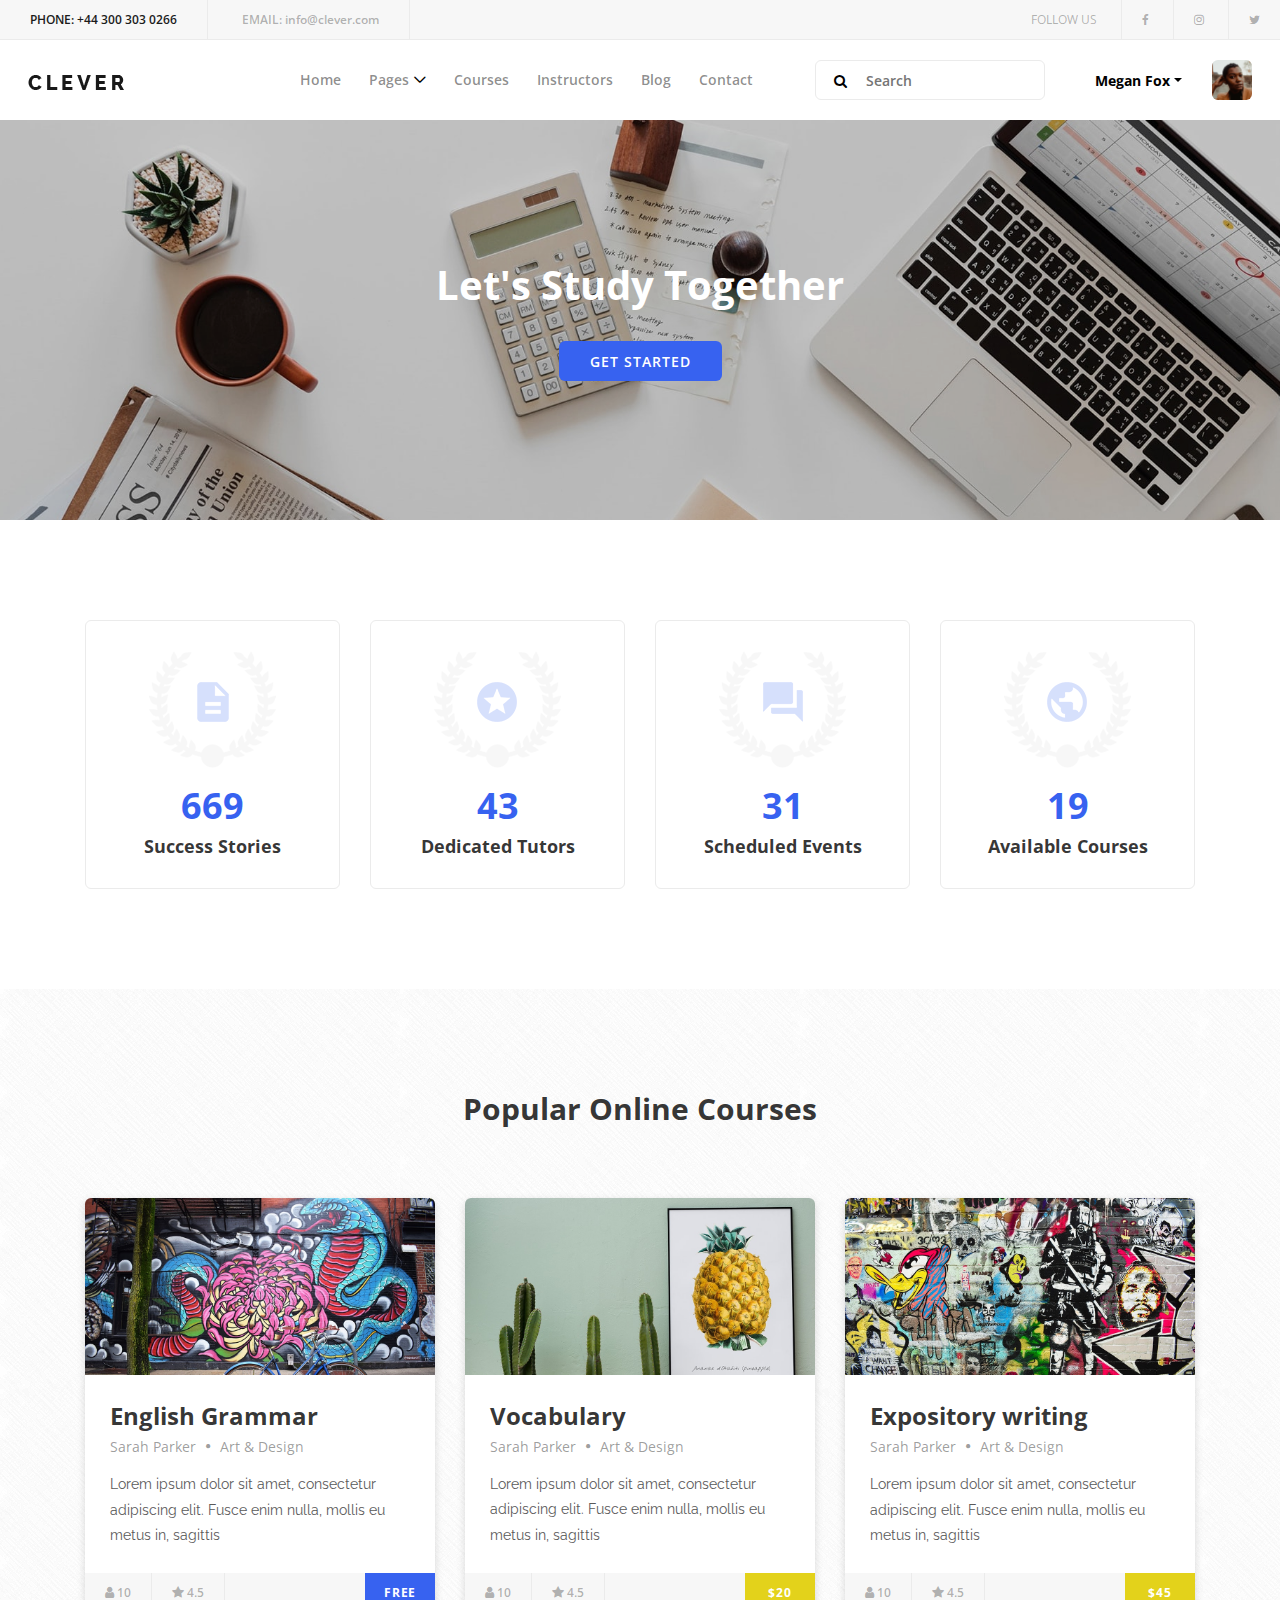
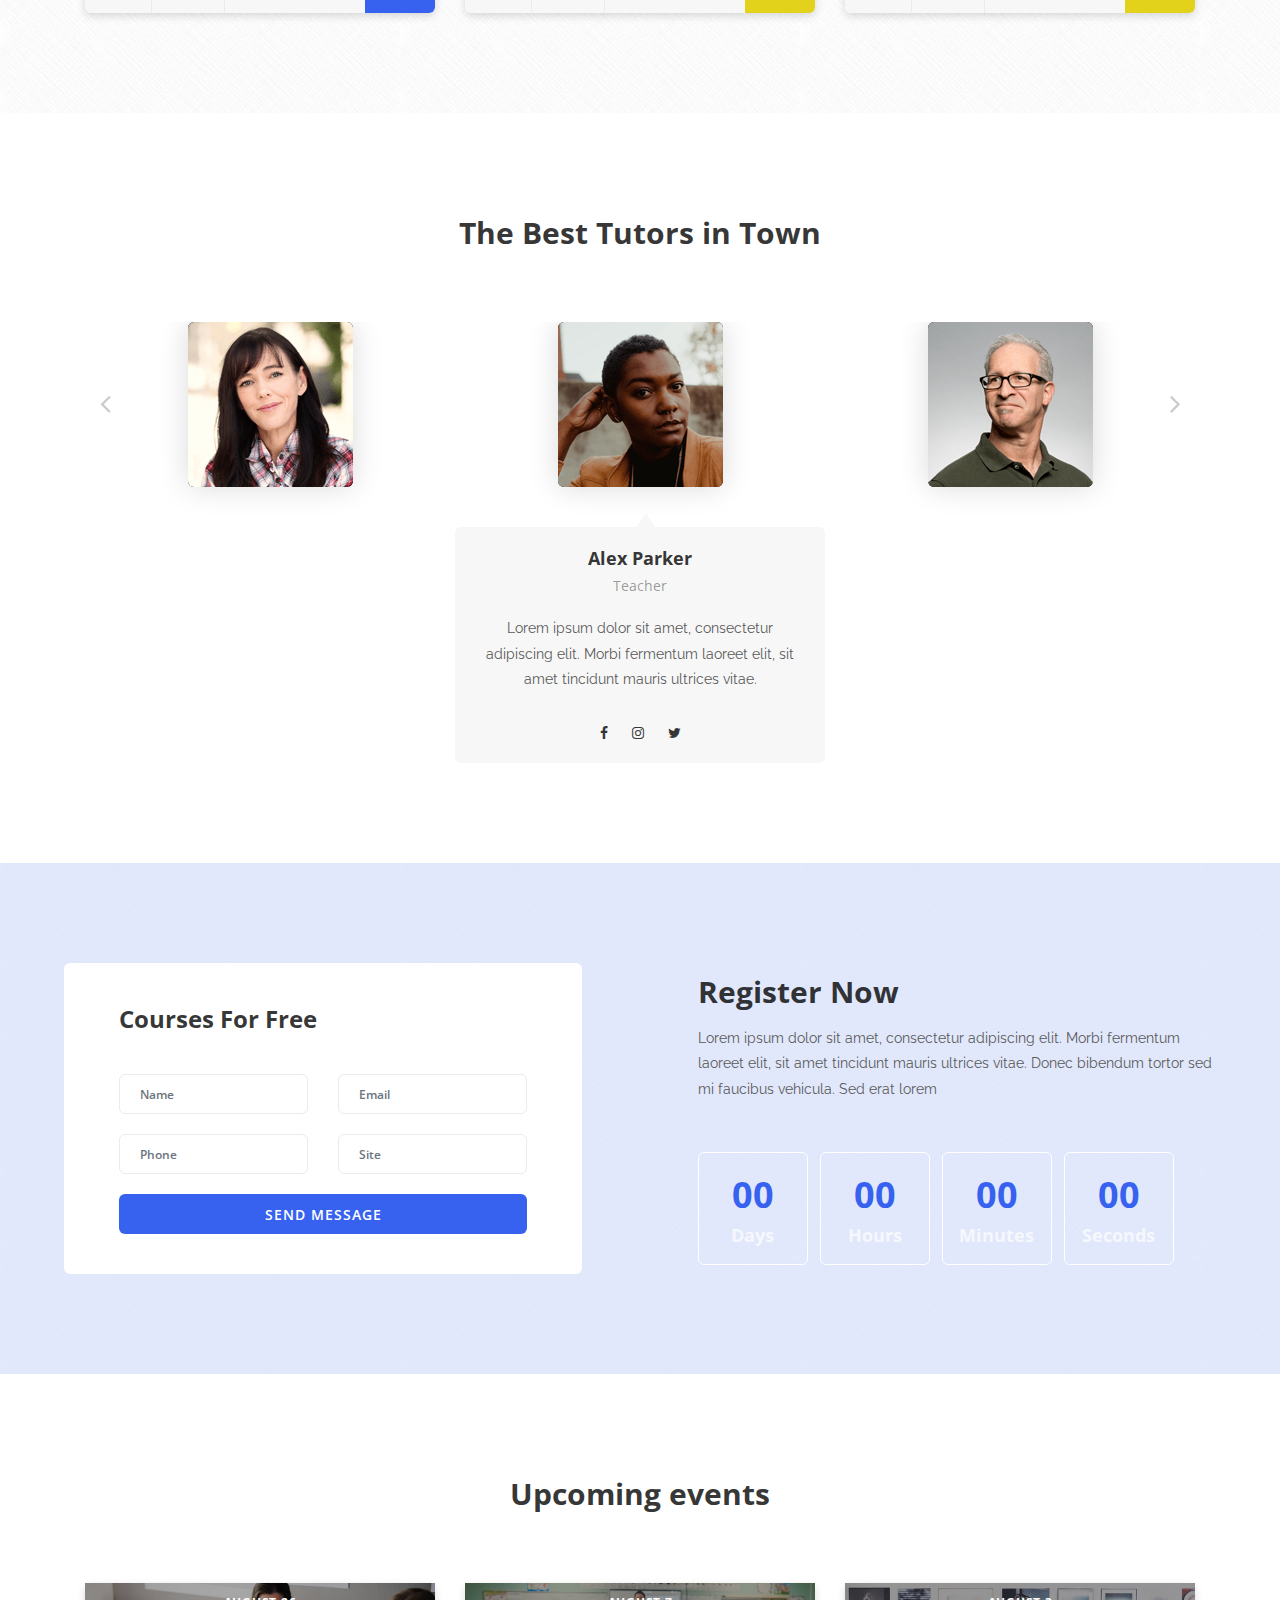
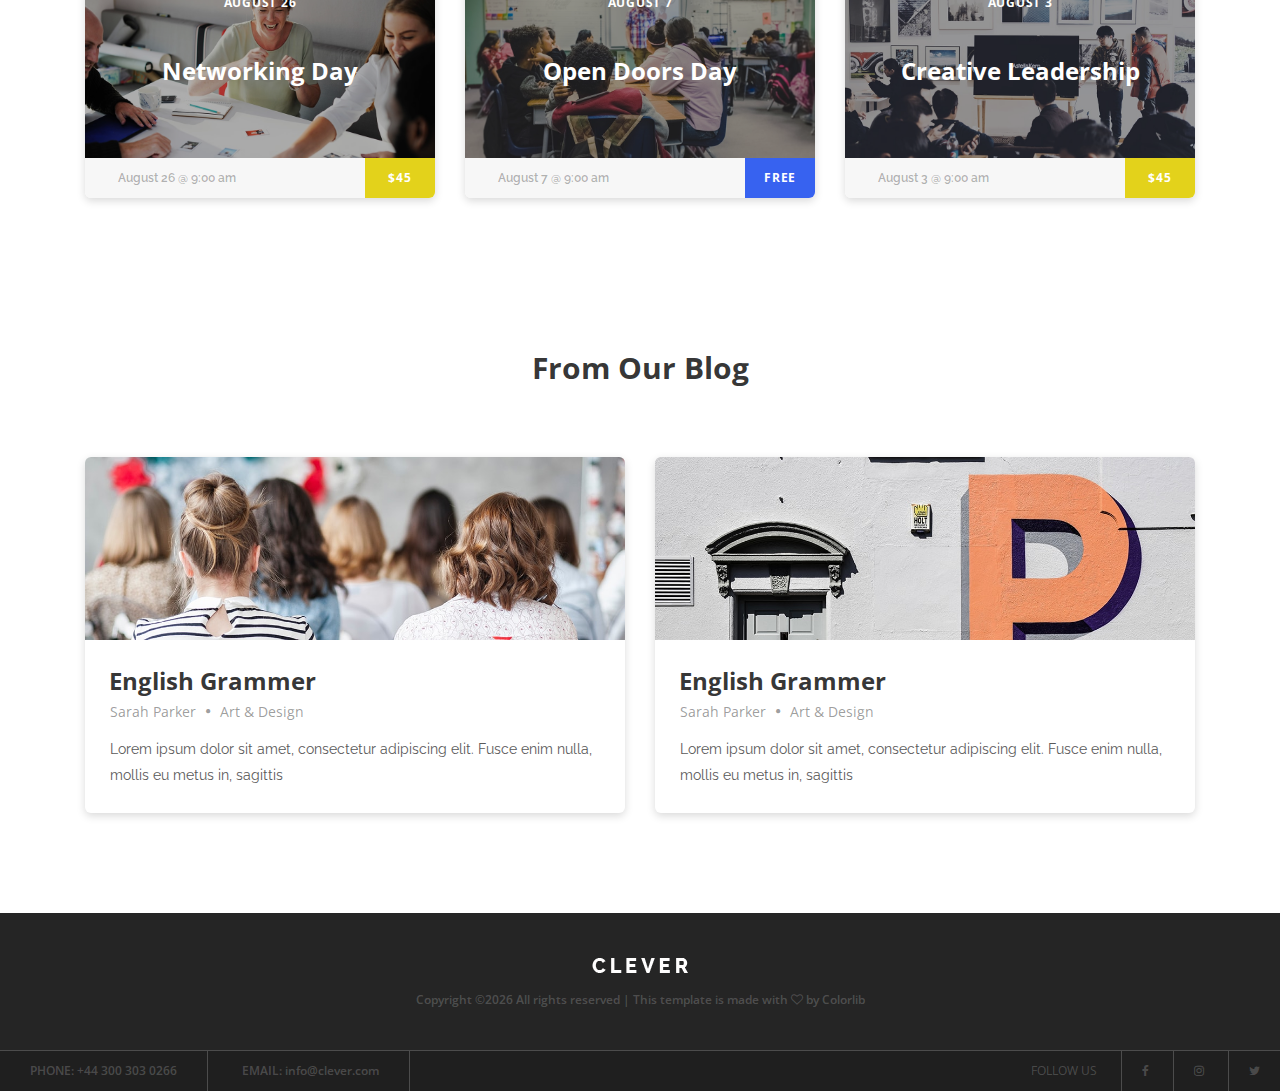
<file: index-login.html>
<!DOCTYPE html>
<html lang="en">

<head>
    <meta charset="UTF-8">
    <meta name="description" content="">
    <meta http-equiv="X-UA-Compatible" content="IE=edge">
    <meta name="viewport" content="width=device-width, initial-scale=1, shrink-to-fit=no">
    <!-- The above 4 meta tags *Must* come first in the head; any other head content must come *after* these tags -->

    <!-- Title -->
    <title>Clever - Education &amp; Courses Template | Home</title>

    <!-- Favicon -->
    <link rel="icon" href="img/core-img/favicon.ico">

    <!-- Stylesheet -->
    <link rel="stylesheet" href="style.css">

</head>

<body>
    <!-- Preloader -->
    <div id="preloader">
        <div class="spinner"></div>
    </div>

    <!-- ##### Header Area Start ##### -->
    <header class="header-area">

        <!-- Top Header Area -->
        <div class="top-header-area d-flex justify-content-between align-items-center">
            <!-- Contact Info -->
            <div class="contact-info">
                <a href="#"><span>Phone:</span> +44 300 303 0266</a>
                <a href="#"><span>Email:</span> info@clever.com</a>
            </div>
            <!-- Follow Us -->
            <div class="follow-us">
                <span>Follow us</span>
                <a href="#"><i class="fa fa-facebook" aria-hidden="true"></i></a>
                <a href="#"><i class="fa fa-instagram" aria-hidden="true"></i></a>
                <a href="#"><i class="fa fa-twitter" aria-hidden="true"></i></a>
            </div>
        </div>

        <!-- Navbar Area -->
        <div class="clever-main-menu">
            <div class="classy-nav-container breakpoint-off">
                <!-- Menu -->
                <nav class="classy-navbar justify-content-between" id="cleverNav">

                    <!-- Logo -->
                    <a class="nav-brand" href="index.html"><img src="img/core-img/logo.png" alt=""></a>

                    <!-- Navbar Toggler -->
                    <div class="classy-navbar-toggler">
                        <span class="navbarToggler"><span></span><span></span><span></span></span>
                    </div>

                    <!-- Menu -->
                    <div class="classy-menu">

                        <!-- Close Button -->
                        <div class="classycloseIcon">
                            <div class="cross-wrap"><span class="top"></span><span class="bottom"></span></div>
                        </div>

                        <!-- Nav Start -->
                        <div class="classynav">
                            <ul>
                                <li><a href="index.html">Home</a></li>
                                <li><a href="#">Pages</a>
                                    <ul class="dropdown">
                                        <li><a href="index.html">Home</a></li>
                                        <li><a href="courses.html">Courses</a></li>
                                        <li><a href="single-course.html">Single Courses</a></li>
                                        <li><a href="instructors.html">Instructors</a></li>
                                        <li><a href="blog.html">Blog</a></li>
                                        <li><a href="blog-details.html">Single Blog</a></li>
                                        <li><a href="regular-page.html">Regular Page</a></li>
                                        <li><a href="contact.html">Contact</a></li>
                                    </ul>
                                </li>
                                <li><a href="courses.html">Courses</a></li>
                                <li><a href="instructors.html">Instructors</a></li>
                                <li><a href="blog.html">Blog</a></li>
                                <li><a href="contact.html">Contact</a></li>
                            </ul>

                            <!-- Search Button -->
                            <div class="search-area">
                                <form action="#" method="post">
                                    <input type="search" name="search" id="search" placeholder="Search">
                                    <button type="submit"><i class="fa fa-search" aria-hidden="true"></i></button>
                                </form>
                            </div>

                            <!-- Register / Login -->
                            <div class="login-state d-flex align-items-center">
                                <div class="user-name mr-30">
                                    <div class="dropdown">
                                        <a class="dropdown-toggle" href="#" role="button" id="userName" data-toggle="dropdown" aria-haspopup="true" aria-expanded="false">Megan Fox</a>
                                        <div class="dropdown-menu dropdown-menu-right" aria-labelledby="userName">
                                            <a class="dropdown-item" href="#">Profile</a>
                                            <a class="dropdown-item" href="#">Account Info</a>
                                            <a class="dropdown-item" href="index.html">Logout</a>
                                        </div>
                                    </div>
                                </div>
                                <div class="userthumb">
                                    <img src="img/bg-img/t1.png" alt="">
                                </div>
                            </div>

                        </div>
                        <!-- Nav End -->
                    </div>
                </nav>
            </div>
        </div>
    </header>
    <!-- ##### Header Area End ##### -->

    <!-- ##### Hero Area Start ##### -->
    <section class="hero-area bg-img bg-overlay-2by5" style="background-image: url(img/bg-img/bg1.jpg);">
        <div class="container h-100">
            <div class="row h-100 align-items-center">
                <div class="col-12">
                    <!-- Hero Content -->
                    <div class="hero-content text-center">
                        <h2>Let's Study Together</h2>
                        <a href="#" class="btn clever-btn">Get Started</a>
                    </div>
                </div>
            </div>
        </div>
    </section>
    <!-- ##### Hero Area End ##### -->

    <!-- ##### Cool Facts Area Start ##### -->
    <section class="cool-facts-area section-padding-100-0">
        <div class="container">
            <div class="row">
                <!-- Single Cool Facts Area -->
                <div class="col-12 col-sm-6 col-lg-3">
                    <div class="single-cool-facts-area text-center mb-100">
                        <div class="icon">
                            <img src="img/core-img/docs.png" alt="">
                        </div>
                        <h2><span class="counter">1912</span></h2>
                        <h5>Success Stories</h5>
                    </div>
                </div>

                <!-- Single Cool Facts Area -->
                <div class="col-12 col-sm-6 col-lg-3">
                    <div class="single-cool-facts-area text-center mb-100">
                        <div class="icon">
                            <img src="img/core-img/star.png" alt="">
                        </div>
                        <h2><span class="counter">123</span></h2>
                        <h5>Dedicated Tutors</h5>
                    </div>
                </div>

                <!-- Single Cool Facts Area -->
                <div class="col-12 col-sm-6 col-lg-3">
                    <div class="single-cool-facts-area text-center mb-100">
                        <div class="icon">
                            <img src="img/core-img/events.png" alt="">
                        </div>
                        <h2><span class="counter">89</span></h2>
                        <h5>Scheduled Events</h5>
                    </div>
                </div>

                <!-- Single Cool Facts Area -->
                <div class="col-12 col-sm-6 col-lg-3">
                    <div class="single-cool-facts-area text-center mb-100">
                        <div class="icon">
                            <img src="img/core-img/earth.png" alt="">
                        </div>
                        <h2><span class="counter">56</span></h2>
                        <h5>Available Courses</h5>
                    </div>
                </div>
            </div>
        </div>
    </section>
    <!-- ##### Cool Facts Area End ##### -->

    <!-- ##### Popular Courses Start ##### -->
    <section class="popular-courses-area section-padding-100-0" style="background-image: url(img/core-img/texture.png);">
        <div class="container">
            <div class="row">
                <div class="col-12">
                    <div class="section-heading">
                        <h3>Popular Online Courses</h3>
                    </div>
                </div>
            </div>

            <div class="row">
                <!-- Single Popular Course -->
                <div class="col-12 col-md-6 col-lg-4">
                    <div class="single-popular-course mb-100">
                        <img src="img/bg-img/c1.jpg" alt="">
                        <!-- Course Content -->
                        <div class="course-content">
                            <h4>English Grammar</h4>
                            <div class="meta d-flex align-items-center">
                                <a href="#">Sarah Parker</a>
                                <span><i class="fa fa-circle" aria-hidden="true"></i></span>
                                <a href="#">Art &amp; Design</a>
                            </div>
                            <p>Lorem ipsum dolor sit amet, consectetur adipiscing elit. Fusce enim nulla, mollis eu metus in, sagittis</p>
                        </div>
                        <!-- Seat Rating Fee -->
                        <div class="seat-rating-fee d-flex justify-content-between">
                            <div class="seat-rating h-100 d-flex align-items-center">
                                <div class="seat">
                                    <i class="fa fa-user" aria-hidden="true"></i> 10
                                </div>
                                <div class="rating">
                                    <i class="fa fa-star" aria-hidden="true"></i> 4.5
                                </div>
                            </div>
                            <div class="course-fee h-100">
                                <a href="#" class="free">Free</a>
                            </div>
                        </div>
                    </div>
                </div>

                <!-- Single Popular Course -->
                <div class="col-12 col-md-6 col-lg-4">
                    <div class="single-popular-course mb-100">
                        <img src="img/bg-img/c2.jpg" alt="">
                        <!-- Course Content -->
                        <div class="course-content">
                            <h4>Vocabulary</h4>
                            <div class="meta d-flex align-items-center">
                                <a href="#">Sarah Parker</a>
                                <span><i class="fa fa-circle" aria-hidden="true"></i></span>
                                <a href="#">Art &amp; Design</a>
                            </div>
                            <p>Lorem ipsum dolor sit amet, consectetur adipiscing elit. Fusce enim nulla, mollis eu metus in, sagittis</p>
                        </div>
                        <!-- Seat Rating Fee -->
                        <div class="seat-rating-fee d-flex justify-content-between">
                            <div class="seat-rating h-100 d-flex align-items-center">
                                <div class="seat">
                                    <i class="fa fa-user" aria-hidden="true"></i> 10
                                </div>
                                <div class="rating">
                                    <i class="fa fa-star" aria-hidden="true"></i> 4.5
                                </div>
                            </div>
                            <div class="course-fee h-100">
                                <a href="#">$20</a>
                            </div>
                        </div>
                    </div>
                </div>

                <!-- Single Popular Course -->
                <div class="col-12 col-md-6 col-lg-4">
                    <div class="single-popular-course mb-100">
                        <img src="img/bg-img/c3.jpg" alt="">
                        <!-- Course Content -->
                        <div class="course-content">
                            <h4>Expository writing</h4>
                            <div class="meta d-flex align-items-center">
                                <a href="#">Sarah Parker</a>
                                <span><i class="fa fa-circle" aria-hidden="true"></i></span>
                                <a href="#">Art &amp; Design</a>
                            </div>
                            <p>Lorem ipsum dolor sit amet, consectetur adipiscing elit. Fusce enim nulla, mollis eu metus in, sagittis</p>
                        </div>
                        <!-- Seat Rating Fee -->
                        <div class="seat-rating-fee d-flex justify-content-between">
                            <div class="seat-rating h-100 d-flex align-items-center">
                                <div class="seat">
                                    <i class="fa fa-user" aria-hidden="true"></i> 10
                                </div>
                                <div class="rating">
                                    <i class="fa fa-star" aria-hidden="true"></i> 4.5
                                </div>
                            </div>
                            <div class="course-fee h-100">
                                <a href="#">$45</a>
                            </div>
                        </div>
                    </div>
                </div>
            </div>
        </div>
    </section>
    <!-- ##### Popular Courses End ##### -->

    <!-- ##### Best Tutors Start ##### -->
    <section class="best-tutors-area section-padding-100">
        <div class="container">
            <div class="row">
                <div class="col-12">
                    <div class="section-heading">
                        <h3>The Best Tutors in Town</h3>
                    </div>
                </div>
            </div>

            <div class="row">
                <div class="col-12">
                    <div class="tutors-slide owl-carousel">

                        <!-- Single Tutors Slide -->
                        <div class="single-tutors-slides">
                            <!-- Tutor Thumbnail -->
                            <div class="tutor-thumbnail">
                                <img src="img/bg-img/t1.png" alt="">
                            </div>
                            <!-- Tutor Information -->
                            <div class="tutor-information text-center">
                                <h5>Alex Parker</h5>
                                <span>Teacher</span>
                                <p>Lorem ipsum dolor sit amet, consectetur adipiscing elit. Morbi fermentum laoreet elit, sit amet tincidunt mauris ultrices vitae.</p>
                                <div class="social-info">
                                    <a href="#"><i class="fa fa-facebook" aria-hidden="true"></i></a>
                                    <a href="#"><i class="fa fa-instagram" aria-hidden="true"></i></a>
                                    <a href="#"><i class="fa fa-twitter" aria-hidden="true"></i></a>
                                </div>
                            </div>
                        </div>

                        <!-- Single Tutors Slide -->
                        <div class="single-tutors-slides">
                            <!-- Tutor Thumbnail -->
                            <div class="tutor-thumbnail">
                                <img src="img/bg-img/t2.png" alt="">
                            </div>
                            <!-- Tutor Information -->
                            <div class="tutor-information text-center">
                                <h5>Alex Parker</h5>
                                <span>Teacher</span>
                                <p>Lorem ipsum dolor sit amet, consectetur adipiscing elit. Morbi fermentum laoreet elit, sit amet tincidunt mauris ultrices vitae.</p>
                                <div class="social-info">
                                    <a href="#"><i class="fa fa-facebook" aria-hidden="true"></i></a>
                                    <a href="#"><i class="fa fa-instagram" aria-hidden="true"></i></a>
                                    <a href="#"><i class="fa fa-twitter" aria-hidden="true"></i></a>
                                </div>
                            </div>
                        </div>

                        <!-- Single Tutors Slide -->
                        <div class="single-tutors-slides">
                            <!-- Tutor Thumbnail -->
                            <div class="tutor-thumbnail">
                                <img src="img/bg-img/t3.png" alt="">
                            </div>
                            <!-- Tutor Information -->
                            <div class="tutor-information text-center">
                                <h5>Alex Parker</h5>
                                <span>Teacher</span>
                                <p>Lorem ipsum dolor sit amet, consectetur adipiscing elit. Morbi fermentum laoreet elit, sit amet tincidunt mauris ultrices vitae.</p>
                                <div class="social-info">
                                    <a href="#"><i class="fa fa-facebook" aria-hidden="true"></i></a>
                                    <a href="#"><i class="fa fa-instagram" aria-hidden="true"></i></a>
                                    <a href="#"><i class="fa fa-twitter" aria-hidden="true"></i></a>
                                </div>
                            </div>
                        </div>

                        <!-- Single Tutors Slide -->
                        <div class="single-tutors-slides">
                            <!-- Tutor Thumbnail -->
                            <div class="tutor-thumbnail">
                                <img src="img/bg-img/t4.png" alt="">
                            </div>
                            <!-- Tutor Information -->
                            <div class="tutor-information text-center">
                                <h5>Alex Parker</h5>
                                <span>Teacher</span>
                                <p>Lorem ipsum dolor sit amet, consectetur adipiscing elit. Morbi fermentum laoreet elit, sit amet tincidunt mauris ultrices vitae.</p>
                                <div class="social-info">
                                    <a href="#"><i class="fa fa-facebook" aria-hidden="true"></i></a>
                                    <a href="#"><i class="fa fa-instagram" aria-hidden="true"></i></a>
                                    <a href="#"><i class="fa fa-twitter" aria-hidden="true"></i></a>
                                </div>
                            </div>
                        </div>

                        <!-- Single Tutors Slide -->
                        <div class="single-tutors-slides">
                            <!-- Tutor Thumbnail -->
                            <div class="tutor-thumbnail">
                                <img src="img/bg-img/t5.png" alt="">
                            </div>
                            <!-- Tutor Information -->
                            <div class="tutor-information text-center">
                                <h5>Alex Parker</h5>
                                <span>Teacher</span>
                                <p>Lorem ipsum dolor sit amet, consectetur adipiscing elit. Morbi fermentum laoreet elit, sit amet tincidunt mauris ultrices vitae.</p>
                                <div class="social-info">
                                    <a href="#"><i class="fa fa-facebook" aria-hidden="true"></i></a>
                                    <a href="#"><i class="fa fa-instagram" aria-hidden="true"></i></a>
                                    <a href="#"><i class="fa fa-twitter" aria-hidden="true"></i></a>
                                </div>
                            </div>
                        </div>
                    </div>
                </div>
            </div>
        </div>
    </section>
    <!-- ##### Best Tutors End ##### -->

    <!-- ##### Register Now Start ##### -->
    <section class="register-now section-padding-100-0 d-flex justify-content-between align-items-center" style="background-image: url(img/core-img/texture.png);">
        <!-- Register Contact Form -->
        <div class="register-contact-form mb-100">
            <div class="container-fluid">
                <div class="row">
                    <div class="col-12">
                        <div class="forms">
                            <h4>Courses For Free</h4>
                            <form action="#" method="post">
                                <div class="row">
                                    <div class="col-12 col-lg-6">
                                        <div class="form-group">
                                            <input type="text" class="form-control" id="text" placeholder="Name">
                                        </div>
                                    </div>
                                    <div class="col-12 col-lg-6">
                                        <div class="form-group">
                                            <input type="email" class="form-control" id="email" placeholder="Email">
                                        </div>
                                    </div>
                                    <div class="col-12 col-lg-6">
                                        <div class="form-group">
                                            <input type="text" class="form-control" id="phone" placeholder="Phone">
                                        </div>
                                    </div>
                                    <div class="col-12 col-lg-6">
                                        <div class="form-group">
                                            <input type="text" class="form-control" id="site" placeholder="Site">
                                        </div>
                                    </div>
                                    <div class="col-12">
                                        <button class="btn clever-btn w-100">Send Message</button>
                                    </div>
                                </div>
                            </form>
                        </div>
                    </div>
                </div>
            </div>
        </div>

        <!-- Register Now Countdown -->
        <div class="register-now-countdown mb-100">
            <h3>Register Now</h3>
            <p>Lorem ipsum dolor sit amet, consectetur adipiscing elit. Morbi fermentum laoreet elit, sit amet tincidunt mauris ultrices vitae. Donec bibendum tortor sed mi faucibus vehicula. Sed erat lorem</p>
            <!-- Register Countdown -->
            <div class="register-countdown">
                <div class="events-cd d-flex flex-wrap" data-countdown="2019/03/01"></div>
            </div>
        </div>
    </section>
    <!-- ##### Register Now End ##### -->

    <!-- ##### Upcoming Events Start ##### -->
    <section class="upcoming-events section-padding-100-0">
        <div class="container">
            <div class="row">
                <div class="col-12">
                    <div class="section-heading">
                        <h3>Upcoming events</h3>
                    </div>
                </div>
            </div>

            <div class="row">
                <!-- Single Upcoming Events -->
                <div class="col-12 col-md-6 col-lg-4">
                    <div class="single-upcoming-events mb-50">
                        <!-- Events Thumb -->
                        <div class="events-thumb">
                            <img src="img/bg-img/e1.jpg" alt="">
                            <h6 class="event-date">August 26</h6>
                            <h4 class="event-title">Networking Day</h4>
                        </div>
                        <!-- Date & Fee -->
                        <div class="date-fee d-flex justify-content-between">
                            <div class="date">
                                <p><i class="fa fa-clock"></i> August 26 @ 9:00 am</p>
                            </div>
                            <div class="events-fee">
                                <a href="#">$45</a>
                            </div>
                        </div>
                    </div>
                </div>

                <!-- Single Upcoming Events -->
                <div class="col-12 col-md-6 col-lg-4">
                    <div class="single-upcoming-events mb-50">
                        <!-- Events Thumb -->
                        <div class="events-thumb">
                            <img src="img/bg-img/e2.jpg" alt="">
                            <h6 class="event-date">August 7</h6>
                            <h4 class="event-title">Open Doors Day</h4>
                        </div>
                        <!-- Date & Fee -->
                        <div class="date-fee d-flex justify-content-between">
                            <div class="date">
                                <p><i class="fa fa-clock"></i> August 7 @ 9:00 am</p>
                            </div>
                            <div class="events-fee">
                                <a href="#" class="free">Free</a>
                            </div>
                        </div>
                    </div>
                </div>

                <!-- Single Upcoming Events -->
                <div class="col-12 col-md-6 col-lg-4">
                    <div class="single-upcoming-events mb-50">
                        <!-- Events Thumb -->
                        <div class="events-thumb">
                            <img src="img/bg-img/e3.jpg" alt="">
                            <h6 class="event-date">August 3</h6>
                            <h4 class="event-title">Creative Leadership</h4>
                        </div>
                        <!-- Date & Fee -->
                        <div class="date-fee d-flex justify-content-between">
                            <div class="date">
                                <p><i class="fa fa-clock"></i> August 3 @ 9:00 am</p>
                            </div>
                            <div class="events-fee">
                                <a href="#">$45</a>
                            </div>
                        </div>
                    </div>
                </div>
            </div>
        </div>
    </section>
    <!-- ##### Upcoming Events End ##### -->

    <!-- ##### Blog Area Start ##### -->
    <section class="blog-area section-padding-100-0">
        <div class="container">
            <div class="row">
                <div class="col-12">
                    <div class="section-heading">
                        <h3>From Our Blog</h3>
                    </div>
                </div>
            </div>

            <div class="row">
                <!-- Single Blog Area -->
                <div class="col-12 col-md-6">
                    <div class="single-blog-area mb-100">
                        <img src="img/blog-img/1.jpg" alt="">
                        <!-- Blog Content -->
                        <div class="blog-content">
                            <a href="#" class="blog-headline">
                                <h4>English Grammer</h4>
                            </a>
                            <div class="meta d-flex align-items-center">
                                <a href="#">Sarah Parker</a>
                                <span><i class="fa fa-circle" aria-hidden="true"></i></span>
                                <a href="#">Art &amp; Design</a>
                            </div>
                            <p>Lorem ipsum dolor sit amet, consectetur adipiscing elit. Fusce enim nulla, mollis eu metus in, sagittis</p>
                        </div>
                    </div>
                </div>

                <!-- Single Blog Area -->
                <div class="col-12 col-md-6">
                    <div class="single-blog-area mb-100">
                        <img src="img/blog-img/2.jpg" alt="">
                        <!-- Blog Content -->
                        <div class="blog-content">
                            <a href="#" class="blog-headline">
                                <h4>English Grammer</h4>
                            </a>
                            <div class="meta d-flex align-items-center">
                                <a href="#">Sarah Parker</a>
                                <span><i class="fa fa-circle" aria-hidden="true"></i></span>
                                <a href="#">Art &amp; Design</a>
                            </div>
                            <p>Lorem ipsum dolor sit amet, consectetur adipiscing elit. Fusce enim nulla, mollis eu metus in, sagittis</p>
                        </div>
                    </div>
                </div>
            </div>
        </div>
    </section>
    <!-- ##### Blog Area End ##### -->

    <!-- ##### Footer Area Start ##### -->
    <footer class="footer-area">
        <!-- Top Footer Area -->
        <div class="top-footer-area">
            <div class="container">
                <div class="row">
                    <div class="col-12">
                        <!-- Footer Logo -->
                        <div class="footer-logo">
                            <a href="index.html"><img src="img/core-img/logo2.png" alt=""></a>
                        </div>
                        <!-- Copywrite -->
                        <p><a href="#"><!-- Link back to Colorlib can't be removed. Template is licensed under CC BY 3.0. -->
Copyright &copy;<script>document.write(new Date().getFullYear());</script> All rights reserved | This template is made with <i class="fa fa-heart-o" aria-hidden="true"></i> by <a href="https://colorlib.com" target="_blank">Colorlib</a>
<!-- Link back to Colorlib can't be removed. Template is licensed under CC BY 3.0. --></p>
                    </div>
                </div>
            </div>
        </div>

        <!-- Bottom Footer Area -->
        <div class="bottom-footer-area d-flex justify-content-between align-items-center">
            <!-- Contact Info -->
            <div class="contact-info">
                <a href="#"><span>Phone:</span> +44 300 303 0266</a>
                <a href="#"><span>Email:</span> info@clever.com</a>
            </div>
            <!-- Follow Us -->
            <div class="follow-us">
                <span>Follow us</span>
                <a href="#"><i class="fa fa-facebook" aria-hidden="true"></i></a>
                <a href="#"><i class="fa fa-instagram" aria-hidden="true"></i></a>
                <a href="#"><i class="fa fa-twitter" aria-hidden="true"></i></a>
            </div>
        </div>
    </footer>
    <!-- ##### Footer Area End ##### -->

    <!-- ##### All Javascript Script ##### -->
    <!-- jQuery-2.2.4 js -->
    <script src="js/jquery/jquery-2.2.4.min.js"></script>
    <!-- Popper js -->
    <script src="js/bootstrap/popper.min.js"></script>
    <!-- Bootstrap js -->
    <script src="js/bootstrap/bootstrap.min.js"></script>
    <!-- All Plugins js -->
    <script src="js/plugins/plugins.js"></script>
    <!-- Active js -->
    <script src="js/active.js"></script>
</body>

</html>
</file>
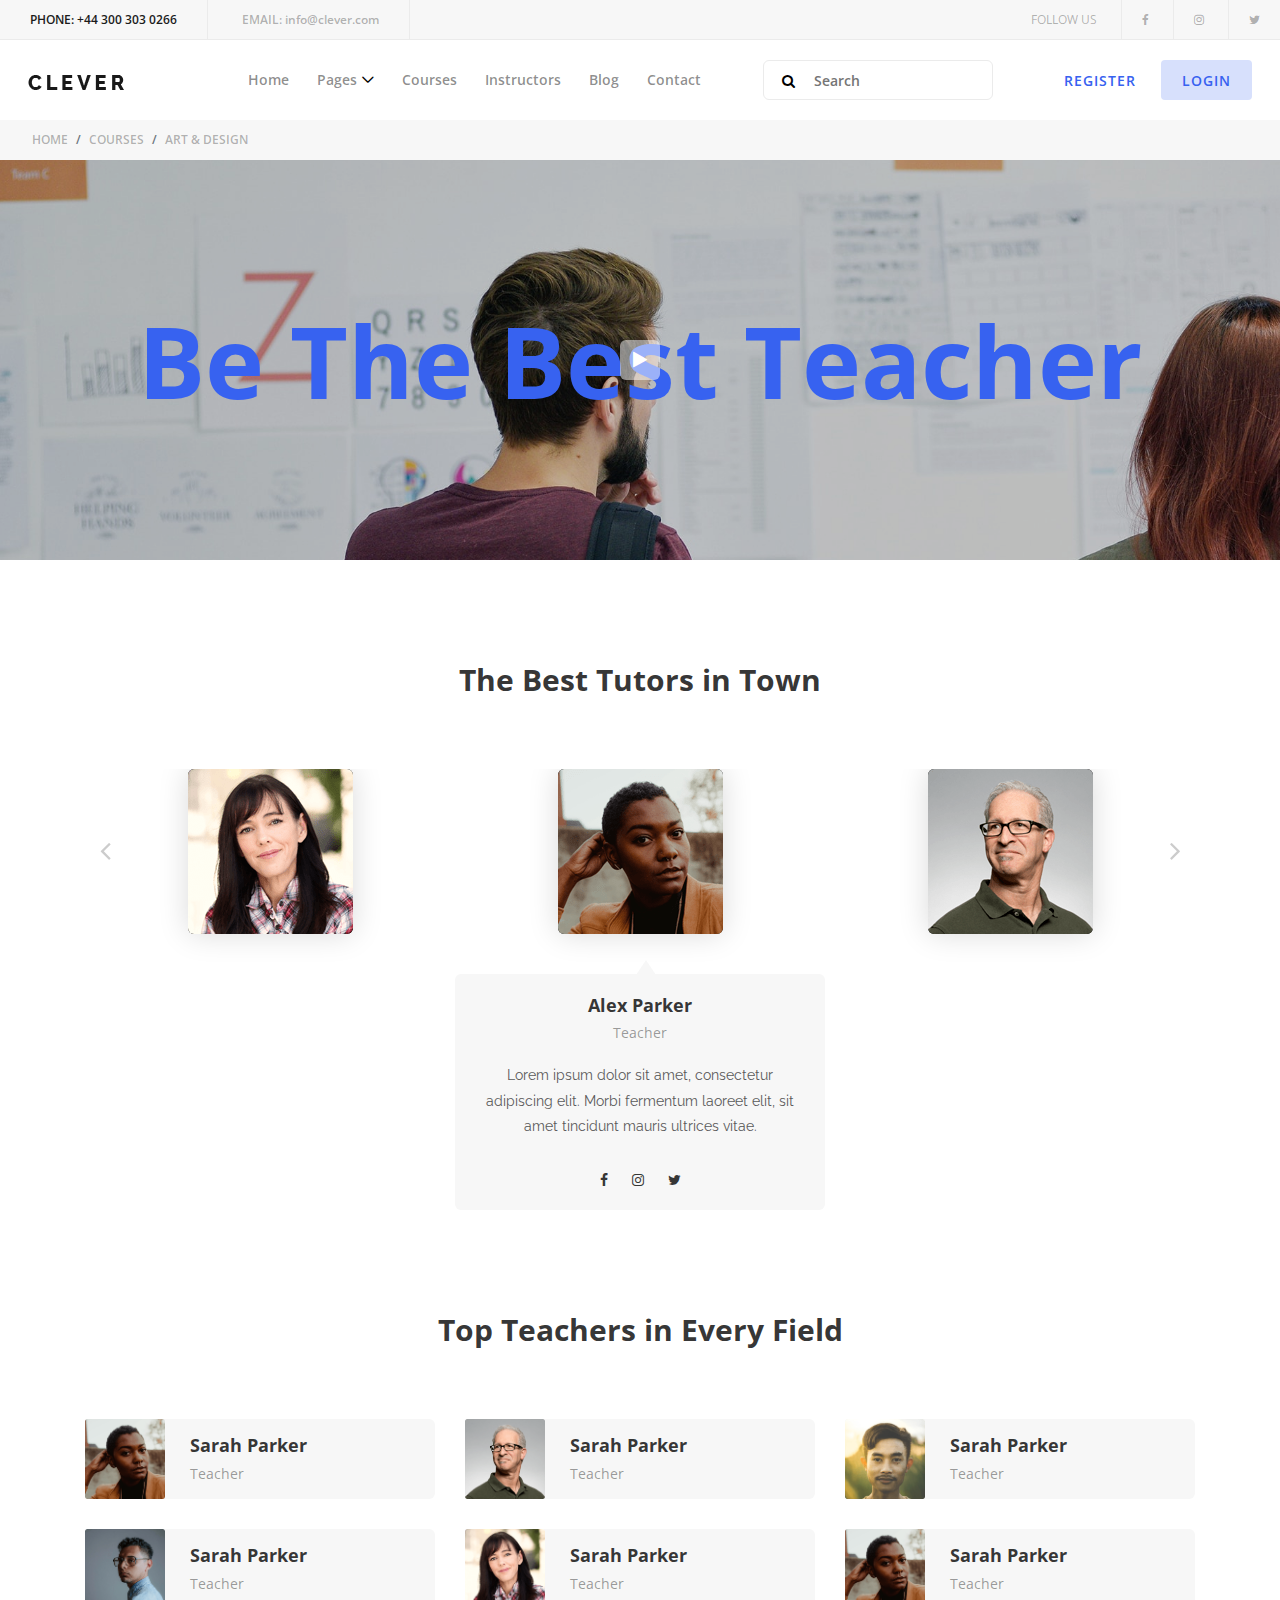
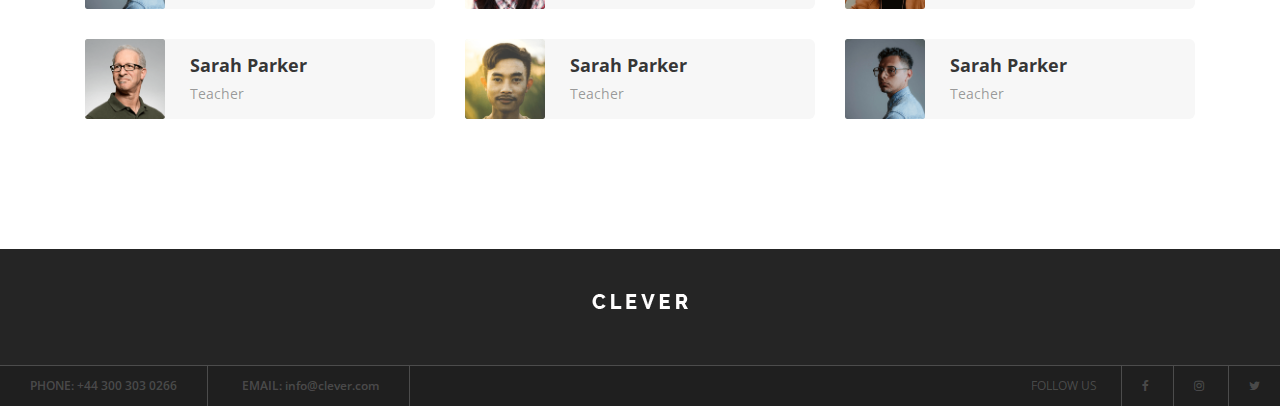
<file: instructors.html>
<!DOCTYPE html>
<html lang="en">

<head>
    <meta charset="UTF-8">
    <meta name="description" content="">
    <meta http-equiv="X-UA-Compatible" content="IE=edge">
    <meta name="viewport" content="width=device-width, initial-scale=1, shrink-to-fit=no">
    <!-- The above 4 meta tags *Must* come first in the head; any other head content must come *after* these tags -->

    <!-- Title -->
    <title>Clever - Education &amp; Courses Template | Instructors</title>

    <!-- Favicon -->
    <link rel="icon" href="img/core-img/favicon.ico">

    <!-- Stylesheet -->
    <link rel="stylesheet" href="style.css">

</head>

<body>
    <!-- Preloader -->
    <div id="preloader">
        <div class="spinner"></div>
    </div>

    <!-- ##### Header Area Start ##### -->
    <header class="header-area">

        <!-- Top Header Area -->
        <div class="top-header-area d-flex justify-content-between align-items-center">
            <!-- Contact Info -->
            <div class="contact-info">
                <a href="#"><span>Phone:</span> +44 300 303 0266</a>
                <a href="#"><span>Email:</span> info@clever.com</a>
            </div>
            <!-- Follow Us -->
            <div class="follow-us">
                <span>Follow us</span>
                <a href="#"><i class="fa fa-facebook" aria-hidden="true"></i></a>
                <a href="#"><i class="fa fa-instagram" aria-hidden="true"></i></a>
                <a href="#"><i class="fa fa-twitter" aria-hidden="true"></i></a>
            </div>
        </div>

        <!-- Navbar Area -->
        <div class="clever-main-menu">
            <div class="classy-nav-container breakpoint-off">
                <!-- Menu -->
                <nav class="classy-navbar justify-content-between" id="cleverNav">

                    <!-- Logo -->
                    <a class="nav-brand" href="index.html"><img src="img/core-img/logo.png" alt=""></a>

                    <!-- Navbar Toggler -->
                    <div class="classy-navbar-toggler">
                        <span class="navbarToggler"><span></span><span></span><span></span></span>
                    </div>

                    <!-- Menu -->
                    <div class="classy-menu">

                        <!-- Close Button -->
                        <div class="classycloseIcon">
                            <div class="cross-wrap"><span class="top"></span><span class="bottom"></span></div>
                        </div>

                        <!-- Nav Start -->
                        <div class="classynav">
                            <ul>
                                <li><a href="index.html">Home</a></li>
                                <li><a href="#">Pages</a>
                                    <ul class="dropdown">
                                        <li><a href="index.html">Home</a></li>
                                        <li><a href="courses.html">Courses</a></li>
                                        <li><a href="single-course.html">Single Courses</a></li>
                                        <li><a href="instructors.html">Instructors</a></li>
                                        <li><a href="blog.html">Blog</a></li>
                                        <li><a href="blog-details.html">Single Blog</a></li>
                                        <li><a href="regular-page.html">Regular Page</a></li>
                                        <li><a href="contact.html">Contact</a></li>
                                    </ul>
                                </li>
                                <li><a href="courses.html">Courses</a></li>
                                <li><a href="instructors.html">Instructors</a></li>
                                <li><a href="blog.html">Blog</a></li>
                                <li><a href="contact.html">Contact</a></li>
                            </ul>

                            <!-- Search Button -->
                            <div class="search-area">
                                <form action="#" method="post">
                                    <input type="search" name="search" id="search" placeholder="Search">
                                    <button type="submit"><i class="fa fa-search" aria-hidden="true"></i></button>
                                </form>
                            </div>

                            <!-- Register / Login -->
                            <div class="register-login-area">
                                <a href="#" class="btn">Register</a>
                                <a href="index-login.html" class="btn active">Login</a>
                            </div>

                        </div>
                        <!-- Nav End -->
                    </div>
                </nav>
            </div>
        </div>
    </header>
    <!-- ##### Header Area End ##### -->

    <!-- ##### Breadcumb Area Start ##### -->
    <div class="breadcumb-area">
        <!-- Breadcumb -->
        <nav aria-label="breadcrumb">
            <ol class="breadcrumb">
                <li class="breadcrumb-item"><a href="#">Home</a></li>
                <li class="breadcrumb-item"><a href="#">Courses</a></li>
                <li class="breadcrumb-item active" aria-current="page">Art &amp; Design</li>
            </ol>
        </nav>
    </div>
    <!-- ##### Breadcumb Area End ##### -->

    <!-- ##### Instructors Video Start ##### -->
    <div class="instructors-video d-flex align-items-center justify-content-center bg-img" style="background-image: url(img/bg-img/bg4.jpg);">
        <h2>Be The Best Teacher</h2>
        <!-- video btn -->
        <a href="https://www.youtube.com/watch?v=qC_T9ePzANg" class="video-btn"><i class="fa fa-play" aria-hidden="true"></i></a>
    </div>
    <!-- ##### Instructors Video End ##### -->

    <!-- ##### Best Tutors Area Start ##### -->
    <section class="best-tutors-area section-padding-100">
        <div class="container">
            <div class="row">
                <div class="col-12">
                    <div class="section-heading">
                        <h3>The Best Tutors in Town</h3>
                    </div>
                </div>
            </div>

            <div class="row">
                <div class="col-12">
                    <div class="tutors-slide owl-carousel">

                        <!-- Single Tutors Slide -->
                        <div class="single-tutors-slides">
                            <!-- Tutor Thumbnail -->
                            <div class="tutor-thumbnail">
                                <img src="img/bg-img/t1.png" alt="">
                            </div>
                            <!-- Tutor Information -->
                            <div class="tutor-information text-center">
                                <h5>Alex Parker</h5>
                                <span>Teacher</span>
                                <p>Lorem ipsum dolor sit amet, consectetur adipiscing elit. Morbi fermentum laoreet elit, sit amet tincidunt mauris ultrices vitae.</p>
                                <div class="social-info">
                                    <a href="#"><i class="fa fa-facebook" aria-hidden="true"></i></a>
                                    <a href="#"><i class="fa fa-instagram" aria-hidden="true"></i></a>
                                    <a href="#"><i class="fa fa-twitter" aria-hidden="true"></i></a>
                                </div>
                            </div>
                        </div>

                        <!-- Single Tutors Slide -->
                        <div class="single-tutors-slides">
                            <!-- Tutor Thumbnail -->
                            <div class="tutor-thumbnail">
                                <img src="img/bg-img/t2.png" alt="">
                            </div>
                            <!-- Tutor Information -->
                            <div class="tutor-information text-center">
                                <h5>Alex Parker</h5>
                                <span>Teacher</span>
                                <p>Lorem ipsum dolor sit amet, consectetur adipiscing elit. Morbi fermentum laoreet elit, sit amet tincidunt mauris ultrices vitae.</p>
                                <div class="social-info">
                                    <a href="#"><i class="fa fa-facebook" aria-hidden="true"></i></a>
                                    <a href="#"><i class="fa fa-instagram" aria-hidden="true"></i></a>
                                    <a href="#"><i class="fa fa-twitter" aria-hidden="true"></i></a>
                                </div>
                            </div>
                        </div>

                        <!-- Single Tutors Slide -->
                        <div class="single-tutors-slides">
                            <!-- Tutor Thumbnail -->
                            <div class="tutor-thumbnail">
                                <img src="img/bg-img/t3.png" alt="">
                            </div>
                            <!-- Tutor Information -->
                            <div class="tutor-information text-center">
                                <h5>Alex Parker</h5>
                                <span>Teacher</span>
                                <p>Lorem ipsum dolor sit amet, consectetur adipiscing elit. Morbi fermentum laoreet elit, sit amet tincidunt mauris ultrices vitae.</p>
                                <div class="social-info">
                                    <a href="#"><i class="fa fa-facebook" aria-hidden="true"></i></a>
                                    <a href="#"><i class="fa fa-instagram" aria-hidden="true"></i></a>
                                    <a href="#"><i class="fa fa-twitter" aria-hidden="true"></i></a>
                                </div>
                            </div>
                        </div>

                        <!-- Single Tutors Slide -->
                        <div class="single-tutors-slides">
                            <!-- Tutor Thumbnail -->
                            <div class="tutor-thumbnail">
                                <img src="img/bg-img/t4.png" alt="">
                            </div>
                            <!-- Tutor Information -->
                            <div class="tutor-information text-center">
                                <h5>Alex Parker</h5>
                                <span>Teacher</span>
                                <p>Lorem ipsum dolor sit amet, consectetur adipiscing elit. Morbi fermentum laoreet elit, sit amet tincidunt mauris ultrices vitae.</p>
                                <div class="social-info">
                                    <a href="#"><i class="fa fa-facebook" aria-hidden="true"></i></a>
                                    <a href="#"><i class="fa fa-instagram" aria-hidden="true"></i></a>
                                    <a href="#"><i class="fa fa-twitter" aria-hidden="true"></i></a>
                                </div>
                            </div>
                        </div>

                        <!-- Single Tutors Slide -->
                        <div class="single-tutors-slides">
                            <!-- Tutor Thumbnail -->
                            <div class="tutor-thumbnail">
                                <img src="img/bg-img/t5.png" alt="">
                            </div>
                            <!-- Tutor Information -->
                            <div class="tutor-information text-center">
                                <h5>Alex Parker</h5>
                                <span>Teacher</span>
                                <p>Lorem ipsum dolor sit amet, consectetur adipiscing elit. Morbi fermentum laoreet elit, sit amet tincidunt mauris ultrices vitae.</p>
                                <div class="social-info">
                                    <a href="#"><i class="fa fa-facebook" aria-hidden="true"></i></a>
                                    <a href="#"><i class="fa fa-instagram" aria-hidden="true"></i></a>
                                    <a href="#"><i class="fa fa-twitter" aria-hidden="true"></i></a>
                                </div>
                            </div>
                        </div>

                    </div>
                </div>
            </div>
        </div>
    </section>
    <!-- ##### Best Tutors Area End ##### -->

    <!-- ##### Top Teacher Area Start ##### -->
    <section class="top-teacher-area section-padding-0-100">
        <div class="container">
            <div class="row">
                <div class="col-12">
                    <div class="section-heading">
                        <h3>Top Teachers in Every Field</h3>
                    </div>
                </div>
            </div>

            <div class="row">
                <!-- Single Teacher -->
                <div class="col-12 col-md-6 col-lg-4">
                    <div class="single-instructor d-flex align-items-center mb-30">
                        <div class="instructor-thumb">
                            <img src="img/bg-img/t1.png" alt="">
                        </div>
                        <div class="instructor-info">
                            <h5>Sarah Parker</h5>
                            <span>Teacher</span>
                        </div>
                    </div>
                </div>

                <!-- Single Teacher -->
                <div class="col-12 col-md-6 col-lg-4">
                    <div class="single-instructor d-flex align-items-center mb-30">
                        <div class="instructor-thumb">
                            <img src="img/bg-img/t2.png" alt="">
                        </div>
                        <div class="instructor-info">
                            <h5>Sarah Parker</h5>
                            <span>Teacher</span>
                        </div>
                    </div>
                </div>

                <!-- Single Teacher -->
                <div class="col-12 col-md-6 col-lg-4">
                    <div class="single-instructor d-flex align-items-center mb-30">
                        <div class="instructor-thumb">
                            <img src="img/bg-img/t3.png" alt="">
                        </div>
                        <div class="instructor-info">
                            <h5>Sarah Parker</h5>
                            <span>Teacher</span>
                        </div>
                    </div>
                </div>

                <!-- Single Teacher -->
                <div class="col-12 col-md-6 col-lg-4">
                    <div class="single-instructor d-flex align-items-center mb-30">
                        <div class="instructor-thumb">
                            <img src="img/bg-img/t4.png" alt="">
                        </div>
                        <div class="instructor-info">
                            <h5>Sarah Parker</h5>
                            <span>Teacher</span>
                        </div>
                    </div>
                </div>

                <!-- Single Teacher -->
                <div class="col-12 col-md-6 col-lg-4">
                    <div class="single-instructor d-flex align-items-center mb-30">
                        <div class="instructor-thumb">
                            <img src="img/bg-img/t5.png" alt="">
                        </div>
                        <div class="instructor-info">
                            <h5>Sarah Parker</h5>
                            <span>Teacher</span>
                        </div>
                    </div>
                </div>

                <!-- Single Teacher -->
                <div class="col-12 col-md-6 col-lg-4">
                    <div class="single-instructor d-flex align-items-center mb-30">
                        <div class="instructor-thumb">
                            <img src="img/bg-img/t1.png" alt="">
                        </div>
                        <div class="instructor-info">
                            <h5>Sarah Parker</h5>
                            <span>Teacher</span>
                        </div>
                    </div>
                </div>

                <!-- Single Teacher -->
                <div class="col-12 col-md-6 col-lg-4">
                    <div class="single-instructor d-flex align-items-center mb-30">
                        <div class="instructor-thumb">
                            <img src="img/bg-img/t2.png" alt="">
                        </div>
                        <div class="instructor-info">
                            <h5>Sarah Parker</h5>
                            <span>Teacher</span>
                        </div>
                    </div>
                </div>

                <!-- Single Teacher -->
                <div class="col-12 col-md-6 col-lg-4">
                    <div class="single-instructor d-flex align-items-center mb-30">
                        <div class="instructor-thumb">
                            <img src="img/bg-img/t3.png" alt="">
                        </div>
                        <div class="instructor-info">
                            <h5>Sarah Parker</h5>
                            <span>Teacher</span>
                        </div>
                    </div>
                </div>

                <!-- Single Teacher -->
                <div class="col-12 col-md-6 col-lg-4">
                    <div class="single-instructor d-flex align-items-center mb-30">
                        <div class="instructor-thumb">
                            <img src="img/bg-img/t4.png" alt="">
                        </div>
                        <div class="instructor-info">
                            <h5>Sarah Parker</h5>
                            <span>Teacher</span>
                        </div>
                    </div>
                </div>
            </div>
        </div>
    </section>
    <!-- ##### Top Teacher Area End ##### -->

    <!-- ##### Footer Area Start ##### -->
    <footer class="footer-area">
        <!-- Top Footer Area -->
        <div class="top-footer-area">
            <div class="container">
                <div class="row">
                    <div class="col-12">
                        <!-- Footer Logo -->
                        <div class="footer-logo">
                            <a href="index.html"><img src="img/core-img/logo2.png" alt=""></a>
                        </div>
                        <!-- Copywrite -->
                        <p><a style="display:none;" href="#"><!-- Link back to Colorlib can't be removed. Template is licensed under CC BY 3.0. -->
PCE<script>document.write(new Date().getFullYear());</script> PCE <i class="fa fa-heart-o" aria-hidden="true"></i> by <a style="display:none" target="_blank">PCEACT</a>
<!-- Link back to Colorlib can't be removed. Template is licensed under CC BY 3.0. --></p>
                    </div>
                </div>
            </div>
        </div>

        <!-- Bottom Footer Area -->
        <div class="bottom-footer-area d-flex justify-content-between align-items-center">
            <!-- Contact Info -->
            <div class="contact-info">
                <a href="#"><span>Phone:</span> +44 300 303 0266</a>
                <a href="#"><span>Email:</span> info@clever.com</a>
            </div>
            <!-- Follow Us -->
            <div class="follow-us">
                <span>Follow us</span>
                <a href="#"><i class="fa fa-facebook" aria-hidden="true"></i></a>
                <a href="#"><i class="fa fa-instagram" aria-hidden="true"></i></a>
                <a href="#"><i class="fa fa-twitter" aria-hidden="true"></i></a>
            </div>
        </div>
    </footer>
    <!-- ##### Footer Area End ##### -->

    <!-- ##### All Javascript Script ##### -->
    <!-- jQuery-2.2.4 js -->
    <script src="js/jquery/jquery-2.2.4.min.js"></script>
    <!-- Popper js -->
    <script src="js/bootstrap/popper.min.js"></script>
    <!-- Bootstrap js -->
    <script src="js/bootstrap/bootstrap.min.js"></script>
    <!-- All Plugins js -->
    <script src="js/plugins/plugins.js"></script>
    <!-- Active js -->
    <script src="js/active.js"></script>
</body>

</html>
</file>
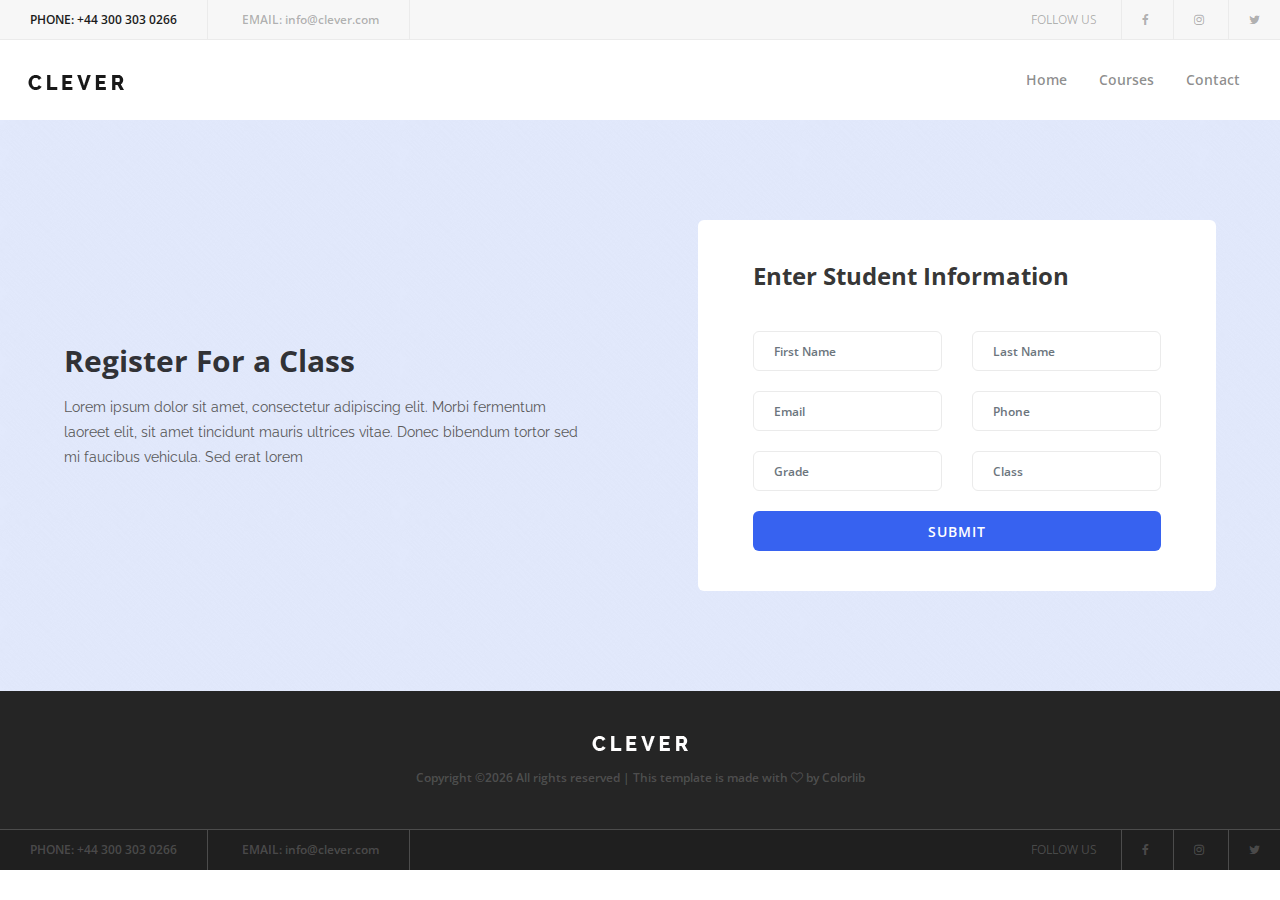
<file: joinclass.html>
<!DOCTYPE html>
<html lang="en">

<head>
    <meta charset="UTF-8">
    <meta name="description" content="">
    <meta http-equiv="X-UA-Compatible" content="IE=edge">
    <meta name="viewport" content="width=device-width, initial-scale=1, shrink-to-fit=no">
    <!-- The above 4 meta tags *Must* come first in the head; any other head content must come *after* these tags -->

    <!-- Title -->
    <title>Clever - Education &amp; Courses Template | Home</title>

    <!-- Favicon -->
    <link rel="icon" href="img/core-img/favicon.ico">

    <!-- Stylesheet -->
    <link rel="stylesheet" href="style.css">

</head>

<body>
    <!-- Preloader -->
    <div id="preloader">
        <div class="spinner"></div>
    </div>

    <!-- ##### Header Area Start ##### -->
    <header class="header-area">

        <!-- Top Header Area -->
        <div class="top-header-area d-flex justify-content-between align-items-center">
            <!-- Contact Info -->
            <div class="contact-info">
                <a href="#"><span>Phone:</span> +44 300 303 0266</a>
                <a href="#"><span>Email:</span> info@clever.com</a>
            </div>
            <!-- Follow Us -->
            <div class="follow-us">
                <span>Follow us</span>
                <a href="#"><i class="fa fa-facebook" aria-hidden="true"></i></a>
                <a href="#"><i class="fa fa-instagram" aria-hidden="true"></i></a>
                <a href="#"><i class="fa fa-twitter" aria-hidden="true"></i></a>
            </div>
        </div>

        <!-- Navbar Area -->
        <div class="clever-main-menu">
            <div class="classy-nav-container breakpoint-off">
                <!-- Menu -->
                <nav class="classy-navbar justify-content-between" id="cleverNav">

                    <!-- Logo -->
                    <a class="nav-brand" href="index.html"><img src="img/core-img/logo.png" alt=""></a>

                    <!-- Navbar Toggler -->
                    <div class="classy-navbar-toggler">
                        <span class="navbarToggler"><span></span><span></span><span></span></span>
                    </div>

                    <!-- Menu -->
                    <div class="classy-menu">

                        <!-- Close Button -->
                        <div class="classycloseIcon">
                            <div class="cross-wrap"><span class="top"></span><span class="bottom"></span></div>
                        </div>

                        <!-- Nav Start -->
                        <div class="classynav">
                            <ul>
                                <li><a href="index.html">Home</a></li>
                                <li><a href="#" style="display:none">Pages</a>
                                    <ul class="dropdown">
                                        <li><a href="index.html">Home</a></li>
                                        <li><a href="courses.html">Courses</a></li>
                                        <li><a href="single-course.html">Single Courses</a></li>
                                        <li><a href="instructors.html">Instructors</a></li>
                                        <li><a href="blog.html">Blog</a></li>
                                        <li><a href="blog-details.html">Single Blog</a></li>
                                        <li><a href="regular-page.html">Regular Page</a></li>
                                        <li><a href="contact.html">Contact</a></li>
                                    </ul>
                                </li>
                                <!--<li><a href="courses.html">Courses</a></li>-->
                                <li><a href="courses.html">Courses</a></li>
                                <li><a style="display:none"href="instructors.html">Instructors</a></li>
                                <li><a href="contact.html">Contact</a></li>
                            </ul>

                            <!-- Search Button -->
                            <div class="search-area" style="display:none;">
                                <form action="#" method="post">
                                    <input type="search" name="search" id="search" placeholder="Search">
                                    <button type="submit"><i class="fa fa-search" aria-hidden="true"></i></button>
                                </form>
                            </div>

                            <!-- Register / Login -->
                            <div class="register-login-area">
                                <a style="display:none;" href="#" class="btn active">Register</a>
                                <a style="display:none" href="index-login.html" class="btn active">Login</a>
                            </div>

                        </div>
                        <!-- Nav End -->
                    </div>
                </nav>
            </div>
        </div>
    </header>
    <!-- ##### Header Area End ##### -->

    <!-- ##### Hero Area Start ##### -->
    <section class="hero-area bg-img bg-overlay-2by5" style="display:none;background: linear-gradient( rgba(0, 0, 0, 0.233), rgba(0, 0, 0, 0.767) ), url('img/writing.jpg'); background-size: cover; ">
        <div class="container h-100">
            <div class="row h-100 align-items-center">
                <div class="col-12">
                    <!-- Hero Content -->
                    <div class="hero-content text-center">
                        <h2>Bringing Education to Everyone</h2>
                        <a href="#" class="btn clever-btn">Join a Class!</a>
                        <a href="#" style="margin-left:20px;" class="btn clever-btn">Become a Tutor!</a>
                    </div>
                </div>
            </div>
        </div>
    </section>
    <!-- ##### Hero Area End ##### -->

    <!-- ##### Cool Facts Area Start ##### -->
    <section class="cool-facts-area section-padding-100-0" style="display:none;">
        <div class="container">
            <div class="row">
                <!-- Single Cool Facts Area -->
                <div class="col-12 col-sm-6 col-lg-3">
                    <div class="single-cool-facts-area text-center mb-100 wow fadeInUp" data-wow-delay="250ms">
                        <div class="icon">
                            <img src="img/core-img/docs.png" alt="">
                        </div>
                        <h2><span class="counter">1912</span></h2>
                        <h5>Success Stories</h5>
                    </div>
                </div>

                <!-- Single Cool Facts Area -->
                <div class="col-12 col-sm-6 col-lg-3">
                    <div class="single-cool-facts-area text-center mb-100 wow fadeInUp" data-wow-delay="500ms">
                        <div class="icon">
                            <img src="img/core-img/star.png" alt="">
                        </div>
                        <h2><span class="counter">123</span></h2>
                        <h5>Dedicated Tutors</h5>
                    </div>
                </div>

                <!-- Single Cool Facts Area -->
                <div class="col-12 col-sm-6 col-lg-3">
                    <div class="single-cool-facts-area text-center mb-100 wow fadeInUp" data-wow-delay="750ms">
                        <div class="icon">
                            <img src="img/core-img/events.png" alt="">
                        </div>
                        <h2><span class="counter">89</span></h2>
                        <h5>Scheduled Events</h5>
                    </div>
                </div>

                <!-- Single Cool Facts Area -->
                <div class="col-12 col-sm-6 col-lg-3">
                    <div class="single-cool-facts-area text-center mb-100 wow fadeInUp" data-wow-delay="1000ms">
                        <div class="icon">
                            <img src="img/core-img/earth.png" alt="">
                        </div>
                        <h2><span class="counter">56</span></h2>
                        <h5>Available Courses</h5>
                    </div>
                </div>
            </div>
        </div>
    </section>
    <!-- ##### Cool Facts Area End ##### -->

    <!-- ##### Popular Courses Start ##### -->
    <section class="popular-courses-area section-padding-100-0" style="display:none; background-image: url(img/core-img/texture.png);">
        <div class="container">
            <div class="row">
                <div class="col-12">
                    <div class="section-heading">
                        <h3>Popular Courses</h3>
                    </div>
                </div>
            </div>

            <div class="row">
                <!-- Single Popular Course -->
                <div class="col-12 col-md-6 col-lg-4">
                    <div class="single-popular-course mb-100 wow fadeInUp" data-wow-delay="250ms">
                        <img src="img/bg-img/c1.jpg" alt="">
                        <!-- Course Content -->
                        <div class="course-content">
                            <h4>English Grammar</h4>
                            <div class="meta d-flex align-items-center">
                                <a href="#">Sarah Parker</a>
                                <span><i class="fa fa-circle" aria-hidden="true"></i></span>
                                <a href="#">Art &amp; Design</a>
                            </div>
                            <p>Lorem ipsum dolor sit amet, consectetur adipiscing elit. Fusce enim nulla, mollis eu metus in, sagittis</p>
                        </div>
                        <!-- Seat Rating Fee -->
                        <div class="seat-rating-fee d-flex justify-content-between">
                            <div class="seat-rating h-100 d-flex align-items-center">
                                <div class="seat">
                                    <i class="fa fa-user" aria-hidden="true"></i> 10
                                </div>
                                <div class="rating">
                                    <i class="fa fa-star" aria-hidden="true"></i> 4.5
                                </div>
                            </div>
                            <div class="course-fee h-100">
                                <a href="#" class="free">Free</a>
                            </div>
                        </div>
                    </div>
                </div>

                <!-- Single Popular Course -->
                <div class="col-12 col-md-6 col-lg-4">
                    <div class="single-popular-course mb-100 wow fadeInUp" data-wow-delay="500ms">
                        <img src="img/bg-img/c2.jpg" alt="">
                        <!-- Course Content -->
                        <div class="course-content">
                            <h4>Vocabulary</h4>
                            <div class="meta d-flex align-items-center">
                                <a href="#">Sarah Parker</a>
                                <span><i class="fa fa-circle" aria-hidden="true"></i></span>
                                <a href="#">Art &amp; Design</a>
                            </div>
                            <p>Lorem ipsum dolor sit amet, consectetur adipiscing elit. Fusce enim nulla, mollis eu metus in, sagittis</p>
                        </div>
                        <!-- Seat Rating Fee -->
                        <div class="seat-rating-fee d-flex justify-content-between">
                            <div class="seat-rating h-100 d-flex align-items-center">
                                <div class="seat">
                                    <i class="fa fa-user" aria-hidden="true"></i> 10
                                </div>
                                <div class="rating">
                                    <i class="fa fa-star" aria-hidden="true"></i> 4.5
                                </div>
                            </div>
                            <div class="course-fee h-100">
                                <a href="#">$20</a>
                            </div>
                        </div>
                    </div>
                </div>

                <!-- Single Popular Course -->
                <div class="col-12 col-md-6 col-lg-4">
                    <div class="single-popular-course mb-100 wow fadeInUp" data-wow-delay="750ms">
                        <img src="img/bg-img/c3.jpg" alt="">
                        <!-- Course Content -->
                        <div class="course-content">
                            <h4>Expository writing</h4>
                            <div class="meta d-flex align-items-center">
                                <a href="#">Sarah Parker</a>
                                <span><i class="fa fa-circle" aria-hidden="true"></i></span>
                                <a href="#">Art &amp; Design</a>
                            </div>
                            <p>Lorem ipsum dolor sit amet, consectetur adipiscing elit. Fusce enim nulla, mollis eu metus in, sagittis</p>
                        </div>
                        <!-- Seat Rating Fee -->
                        <div class="seat-rating-fee d-flex justify-content-between">
                            <div class="seat-rating h-100 d-flex align-items-center">
                                <div class="seat">
                                    <i class="fa fa-user" aria-hidden="true"></i> 10
                                </div>
                                <div class="rating">
                                    <i class="fa fa-star" aria-hidden="true"></i> 4.5
                                </div>
                            </div>
                            <div class="course-fee h-100">
                                <a href="#">$45</a>
                            </div>
                        </div>
                    </div>
                </div>
                
            </div>
        </div>
    </section>
    <!-- ##### Popular Courses End ##### -->

    <!-- ##### Best Tutors Start ##### -->
    <section class="best-tutors-area section-padding-100" style="display:none;">
        <div class="container">
            <div class="row">
                <div class="col-12">
                    <div class="section-heading">
                        <h3>The Best Tutors in Town</h3>
                    </div>
                </div>
            </div>

            <div class="row">
                <div class="col-12">
                    <div class="tutors-slide owl-carousel wow fadeInUp" data-wow-delay="250ms">

                        <!-- Single Tutors Slide -->
                        <div class="single-tutors-slides">
                            <!-- Tutor Thumbnail -->
                            <div class="tutor-thumbnail">
                                <img src="img/bg-img/t1.png" alt="">
                            </div>
                            <!-- Tutor Information -->
                            <div class="tutor-information text-center">
                                <h5>Alex Parker</h5>
                                <span>Teacher</span>
                                <p>Lorem ipsum dolor sit amet, consectetur adipiscing elit. Morbi fermentum laoreet elit, sit amet tincidunt mauris ultrices vitae.</p>
                                <div class="social-info">
                                    <a href="#"><i class="fa fa-facebook" aria-hidden="true"></i></a>
                                    <a href="#"><i class="fa fa-instagram" aria-hidden="true"></i></a>
                                    <a href="#"><i class="fa fa-twitter" aria-hidden="true"></i></a>
                                </div>
                            </div>
                        </div>

                        <!-- Single Tutors Slide -->
                        <div class="single-tutors-slides">
                            <!-- Tutor Thumbnail -->
                            <div class="tutor-thumbnail">
                                <img src="img/bg-img/t2.png" alt="">
                            </div>
                            <!-- Tutor Information -->
                            <div class="tutor-information text-center">
                                <h5>Alex Parker</h5>
                                <span>Teacher</span>
                                <p>Lorem ipsum dolor sit amet, consectetur adipiscing elit. Morbi fermentum laoreet elit, sit amet tincidunt mauris ultrices vitae.</p>
                                <div class="social-info">
                                    <a href="#"><i class="fa fa-facebook" aria-hidden="true"></i></a>
                                    <a href="#"><i class="fa fa-instagram" aria-hidden="true"></i></a>
                                    <a href="#"><i class="fa fa-twitter" aria-hidden="true"></i></a>
                                </div>
                            </div>
                        </div>

                        <!-- Single Tutors Slide -->
                        <div class="single-tutors-slides">
                            <!-- Tutor Thumbnail -->
                            <div class="tutor-thumbnail">
                                <img src="img/bg-img/t3.png" alt="">
                            </div>
                            <!-- Tutor Information -->
                            <div class="tutor-information text-center">
                                <h5>Alex Parker</h5>
                                <span>Teacher</span>
                                <p>Lorem ipsum dolor sit amet, consectetur adipiscing elit. Morbi fermentum laoreet elit, sit amet tincidunt mauris ultrices vitae.</p>
                                <div class="social-info">
                                    <a href="#"><i class="fa fa-facebook" aria-hidden="true"></i></a>
                                    <a href="#"><i class="fa fa-instagram" aria-hidden="true"></i></a>
                                    <a href="#"><i class="fa fa-twitter" aria-hidden="true"></i></a>
                                </div>
                            </div>
                        </div>

                        <!-- Single Tutors Slide -->
                        <div class="single-tutors-slides">
                            <!-- Tutor Thumbnail -->
                            <div class="tutor-thumbnail">
                                <img src="img/bg-img/t4.png" alt="">
                            </div>
                            <!-- Tutor Information -->
                            <div class="tutor-information text-center">
                                <h5>Alex Parker</h5>
                                <span>Teacher</span>
                                <p>Lorem ipsum dolor sit amet, consectetur adipiscing elit. Morbi fermentum laoreet elit, sit amet tincidunt mauris ultrices vitae.</p>
                                <div class="social-info">
                                    <a href="#"><i class="fa fa-facebook" aria-hidden="true"></i></a>
                                    <a href="#"><i class="fa fa-instagram" aria-hidden="true"></i></a>
                                    <a href="#"><i class="fa fa-twitter" aria-hidden="true"></i></a>
                                </div>
                            </div>
                        </div>

                        <!-- Single Tutors Slide -->
                        <div class="single-tutors-slides">
                            <!-- Tutor Thumbnail -->
                            <div class="tutor-thumbnail">
                                <img src="img/bg-img/t5.png" alt="">
                            </div>
                            <!-- Tutor Information -->
                            <div class="tutor-information text-center">
                                <h5>Alex Parker</h5>
                                <span>Teacher</span>
                                <p>Lorem ipsum dolor sit amet, consectetur adipiscing elit. Morbi fermentum laoreet elit, sit amet tincidunt mauris ultrices vitae.</p>
                                <div class="social-info">
                                    <a href="#"><i class="fa fa-facebook" aria-hidden="true"></i></a>
                                    <a href="#"><i class="fa fa-instagram" aria-hidden="true"></i></a>
                                    <a href="#"><i class="fa fa-twitter" aria-hidden="true"></i></a>
                                </div>
                            </div>
                        </div>
                    </div>
                </div>
            </div>
        </div>
    </section>
    <!-- ##### Best Tutors End ##### -->

    <!-- ##### Register Now Start ##### -->
    <section class="register-now section-padding-100-0 d-flex justify-content-between align-items-center" style="background-image: url(img/core-img/texture.png);">
                <!-- Register Now Countdown -->
                <div class="register-now-countdown mb-100 wow fadeInUp" data-wow-delay="500ms">
                    <h3>Register For  a Class</h3>
                    <p>Lorem ipsum dolor sit amet, consectetur adipiscing elit. Morbi fermentum laoreet elit, sit amet tincidunt mauris ultrices vitae. Donec bibendum tortor sed mi faucibus vehicula. Sed erat lorem</p>
                    <!-- Register Countdown -->
        
                </div>
        <!-- Register Contact Form -->
        <div class="register-contact-form mb-100 wow fadeInUp" data-wow-delay="250ms">
            <div class="container-fluid">
                <div class="row">
                    <div class="col-12">
                        <div class="forms">
                            <h4>Enter Student Information</h4>
                            <form action="https://sheetdb.io/api/v1/lm96fo59msjc3" method="POST" id="sheetdb-form">
                                <div class="row">
                                    <div class="col-12 col-lg-6">
                                        <div class="form-group">
                                            <input type="text" class="form-control" id="text1" name="data[firstname]" placeholder="First Name">
                                        </div>
                                    </div>
                                    <div class="col-12 col-lg-6">
                                        <div class="form-group">
                                            <input type="text" class="form-control" id="text2" name="data[lastname]" placeholder="Last Name">
                                        </div>
                                    </div>
                                    <div class="col-12 col-lg-6">
                                        <div class="form-group">
                                            <input type="email" class="form-control" id="text3" name="data[email]" placeholder="Email">
                                        </div>
                                    </div>
                                    <div class="col-12 col-lg-6">
                                        <div class="form-group">
                                            <input type="text" class="form-control" id="text4" name="data[phone]" placeholder="Phone">
                                        </div>
                                    </div>
                                    <div class="col-12 col-lg-6">
                                        <div class="form-group">
                                            <input type="text" class="form-control" id="text5" name="data[grade]" placeholder="Grade">
                                        </div>
                                    </div>
                                    <div class="col-12 col-lg-6">
                                        <div class="form-group">
                                            <input type="text" class="form-control" id="text6" name="data[class]" placeholder="Class">
                                        </div>
                                    </div>
                                    <div class="col-12">
                                        <button type="submit" class="btn clever-btn w-100">Submit</button>
                                    </div>
                                </div>
                            </form>
                            <script>
                                var form = document.getElementById('sheetdb-form');
                                form.addEventListener("submit", e => {
                                  e.preventDefault();
                                  fetch(form.action, {
                                      method : "POST",
                                      body: new FormData(document.getElementById("sheetdb-form")),
                                  }).then(
                                      response => response.json()
                                  ).then((html) => {
                                    // you can put any JS code here
                                    alert('Your Registration has Been Submitted Successfully! We will contact you through your email or phone');
                                    document.getElementById("text1").value = "";
                                    document.getElementById("text2").value = "";
                                    document.getElementById("text3").value = "";
                                    document.getElementById("text4").value = "";
                                    document.getElementById("text5").value = "";
                                    document.getElementById("text6").value = "";
                                  });
                                });
                                </script>
                        </div>
                    </div>
                </div>
            </div>
        </div>


    </section>
    <!-- ##### Register Now End ##### -->
   
    <!-- ##### Upcoming Events Start ##### -->
    <section class="upcoming-events section-padding-100-0" style="display:none;">
        <div class="container">
            <div class="row">
                <div class="col-12">
                    <div class="section-heading">
                        <h3>Upcoming events</h3>
                    </div>
                </div>
            </div>

            <div class="row">
                <!-- Single Upcoming Events -->
                <div class="col-12 col-md-6 col-lg-4">
                    <div class="single-upcoming-events mb-50 wow fadeInUp" data-wow-delay="250ms">
                        <!-- Events Thumb -->
                        <div class="events-thumb">
                            <img src="img/bg-img/e1.jpg" alt="">
                            <h6 class="event-date">August 26</h6>
                            <h4 class="event-title">Networking Day</h4>
                        </div>
                        <!-- Date & Fee -->
                        <div class="date-fee d-flex justify-content-between">
                            <div class="date">
                                <p><i class="fa fa-clock"></i> August 26 @ 9:00 am</p>
                            </div>
                            <div class="events-fee">
                                <a href="#">$45</a>
                            </div>
                        </div>
                    </div>
                </div>

                <!-- Single Upcoming Events -->
                <div class="col-12 col-md-6 col-lg-4">
                    <div class="single-upcoming-events mb-50 wow fadeInUp" data-wow-delay="500ms">
                        <!-- Events Thumb -->
                        <div class="events-thumb">
                            <img src="img/bg-img/e2.jpg" alt="">
                            <h6 class="event-date">August 7</h6>
                            <h4 class="event-title">Open Doors Day</h4>
                        </div>
                        <!-- Date & Fee -->
                        <div class="date-fee d-flex justify-content-between">
                            <div class="date">
                                <p><i class="fa fa-clock"></i> August 7 @ 9:00 am</p>
                            </div>
                            <div class="events-fee">
                                <a href="#" class="free">Free</a>
                            </div>
                        </div>
                    </div>
                </div>

                <!-- Single Upcoming Events -->
                <div class="col-12 col-md-6 col-lg-4">
                    <div class="single-upcoming-events mb-50 wow fadeInUp" data-wow-delay="750ms">
                        <!-- Events Thumb -->
                        <div class="events-thumb">
                            <img src="img/bg-img/e3.jpg" alt="">
                            <h6 class="event-date">August 3</h6>
                            <h4 class="event-title">Creative Leadership</h4>
                        </div>
                        <!-- Date & Fee -->
                        <div class="date-fee d-flex justify-content-between">
                            <div class="date">
                                <p><i class="fa fa-clock"></i> August 3 @ 9:00 am</p>
                            </div>
                            <div class="events-fee">
                                <a href="#">$45</a>
                            </div>
                        </div>
                    </div>
                </div>
            </div>
        </div>
    </section>
    <!-- ##### Upcoming Events End ##### -->

    <!-- ##### Blog Area Start ##### -->
    <section class="blog-area section-padding-100-0" style="display:none">
        <div class="container">
            <div class="row">
                <div class="col-12">
                    <div class="section-heading">
                        <h3>From Our Blog</h3>
                    </div>
                </div>
            </div>

            <div class="row">
                <!-- Single Blog Area -->
                <div class="col-12 col-md-6">
                    <div class="single-blog-area mb-100 wow fadeInUp" data-wow-delay="250ms">
                        <img src="img/blog-img/1.jpg" alt="">
                        <!-- Blog Content -->
                        <div class="blog-content">
                            <a href="#" class="blog-headline">
                                <h4>English Grammer</h4>
                            </a>
                            <div class="meta d-flex align-items-center">
                                <a href="#">Sarah Parker</a>
                                <span><i class="fa fa-circle" aria-hidden="true"></i></span>
                                <a href="#">Art &amp; Design</a>
                            </div>
                            <p>Lorem ipsum dolor sit amet, consectetur adipiscing elit. Fusce enim nulla, mollis eu metus in, sagittis</p>
                        </div>
                    </div>
                </div>

                <!-- Single Blog Area -->
                <div class="col-12 col-md-6">
                    <div class="single-blog-area mb-100 wow fadeInUp" data-wow-delay="500ms">
                        <img src="img/blog-img/2.jpg" alt="">
                        <!-- Blog Content -->
                        <div class="blog-content">
                            <a href="#" class="blog-headline">
                                <h4>English Grammer</h4>
                            </a>
                            <div class="meta d-flex align-items-center">
                                <a href="#">Sarah Parker</a>
                                <span><i class="fa fa-circle" aria-hidden="true"></i></span>
                                <a href="#">Art &amp; Design</a>
                            </div>
                            <p>Lorem ipsum dolor sit amet, consectetur adipiscing elit. Fusce enim nulla, mollis eu metus in, sagittis</p>
                        </div>
                    </div>
                </div>
            </div>
        </div>
    </section>
    <!-- ##### Blog Area End ##### -->

    <!-- ##### Footer Area Start ##### -->
    <footer class="footer-area">
        <!-- Top Footer Area -->
        <div class="top-footer-area">
            <div class="container">
                <div class="row">
                    <div class="col-12">
                        <!-- Footer Logo -->
                        <div class="footer-logo">
                            <a href="index.html"><img src="img/core-img/logo2.png" alt=""></a>
                        </div>
                        <!-- Copywrite -->
                        <p><a href="#"><!-- Link back to Colorlib can't be removed. Template is licensed under CC BY 3.0. -->
Copyright &copy;<script>document.write(new Date().getFullYear());</script> All rights reserved | This template is made with <i class="fa fa-heart-o" aria-hidden="true"></i> by <a href="https://colorlib.com" target="_blank">Colorlib</a>
<!-- Link back to Colorlib can't be removed. Template is licensed under CC BY 3.0. --></p>
                    </div>
                </div>
            </div>
        </div>

        <!-- Bottom Footer Area -->
        <div class="bottom-footer-area d-flex justify-content-between align-items-center">
            <!-- Contact Info -->
            <div class="contact-info">
                <a href="#"><span>Phone:</span> +44 300 303 0266</a>
                <a href="#"><span>Email:</span> info@clever.com</a>
            </div>
            <!-- Follow Us -->
            <div class="follow-us">
                <span>Follow us</span>
                <a href="#"><i class="fa fa-facebook" aria-hidden="true"></i></a>
                <a href="#"><i class="fa fa-instagram" aria-hidden="true"></i></a>
                <a href="#"><i class="fa fa-twitter" aria-hidden="true"></i></a>
            </div>
        </div>
    </footer>
    <!-- ##### Footer Area End ##### -->

    <!-- ##### All Javascript Script ##### -->
    <!-- jQuery-2.2.4 js -->
    <script src="js/jquery/jquery-2.2.4.min.js"></script>
    <!-- Popper js -->
    <script src="js/bootstrap/popper.min.js"></script>
    <!-- Bootstrap js -->
    <script src="js/bootstrap/bootstrap.min.js"></script>
    <!-- All Plugins js -->
    <script src="js/plugins/plugins.js"></script>
    <!-- Active js -->
    <script src="js/active.js"></script>
</body>

</html>
</file>
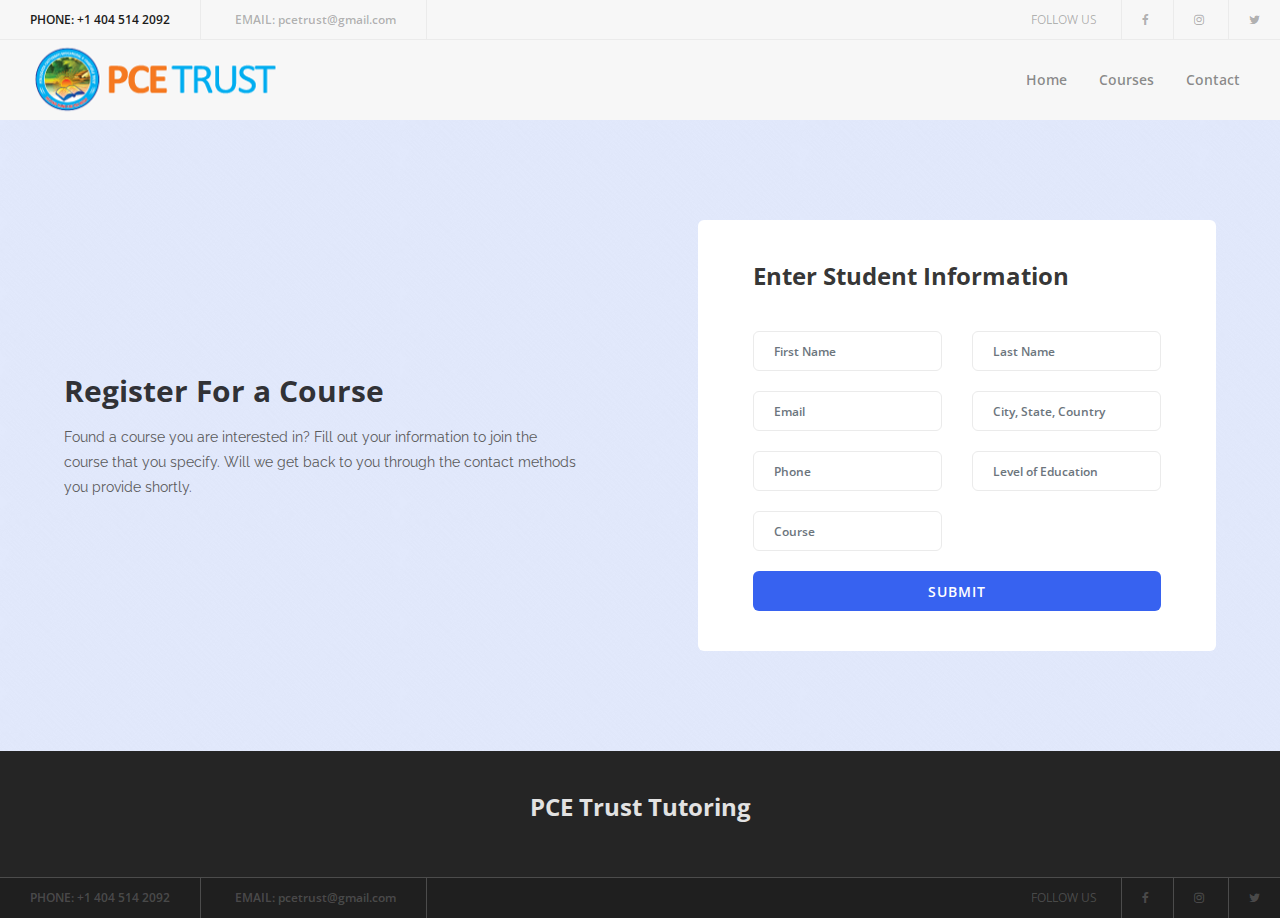
<file: joincourse.html>
<!DOCTYPE html>
<html lang="en">

    <head>
        <meta charset="UTF-8">
        <meta name="description" content="">
        <meta http-equiv="X-UA-Compatible" content="IE=edge">
        <meta name="viewport" content="width=device-width, initial-scale=1, shrink-to-fit=no">
        <!-- The above 4 meta tags *Must* come first in the head; any other head content must come *after* these tags -->
    
        <!-- Title -->
        <title>PCE Trust Tutoring</title>
    
        <!-- Favicon -->
        <link rel="icon" href="img/core-img/favicon.ico">
    
        <!-- Stylesheet -->
        <link rel="stylesheet" href="style.css">
    
    </head>
    
    <body>
        <!-- Preloader -->
        <div id="preloader">
            <div class="spinner"></div>
        </div>
    
        <!-- ##### Header Area Start ##### -->
        <header class="header-area">
    
            <!-- Top Header Area -->
            <div class="top-header-area d-flex justify-content-between align-items-center">
                <!-- Contact Info -->
                <div class="contact-info">
                    <a href="#"><span>Phone:</span> +1 404 514 2092</a>
                    <a href="#"><span>Email:</span> pcetrust@gmail.com</a>
                </div>
                <!-- Follow Us -->
                <div class="follow-us">
                    <span>Follow us</span>
                    <a href="#"><i class="fa fa-facebook" aria-hidden="true"></i></a>
                    <a href="#"><i class="fa fa-instagram" aria-hidden="true"></i></a>
                    <a href="#"><i class="fa fa-twitter" aria-hidden="true"></i></a>
                </div>
            </div>
    
            <!-- Navbar Area -->
            <div class="clever-main-menu">
                <div class="classy-nav-container breakpoint-off">
                    <!-- Menu -->
                    <nav class="classy-navbar justify-content-between" id="cleverNav" style="background-color:#f7f7f7">
    
                        <!-- Logo -->
                        <a class="nav-brand" href="index.html"><img src="img/pceactlogo.PNG" alt=""></a>
    
                        <!-- Navbar Toggler -->
                    <div class="classy-navbar-toggler">
                        <span class="navbarToggler"><span></span><span></span><span></span></span>
                    </div>

                    <!-- Menu -->
                    <div class="classy-menu">

                        <!-- Close Button -->
                        <div class="classycloseIcon">
                            <div class="cross-wrap"><span class="top"></span><span class="bottom"></span></div>
                        </div>

                        <!-- Nav Start -->
                        <div class="classynav">
                            <ul>
                                <li><a href="index.html">Home</a></li>
                                <li><a href="#" style="display:none">Pages</a>
                                    <ul class="dropdown">
                                        <li><a href="index.html">Home</a></li>
                                        <li><a href="courses.html">Courses</a></li>
                                        <li><a href="single-course.html">Single Courses</a></li>
                                        <li><a href="instructors.html">Instructors</a></li>
                                        <li><a href="blog.html">Blog</a></li>
                                        <li><a href="blog-details.html">Single Blog</a></li>
                                        <li><a href="regular-page.html">Regular Page</a></li>
                                        <li><a href="contact.html">Contact</a></li>
                                    </ul>
                                </li>
                                <!--<li><a href="courses.html">Courses</a></li>-->
                                <li><a href="courses.html">Courses</a></li>
                                <li><a style="display:none"href="instructors.html">Instructors</a></li>
                                <li><a href="contact.html">Contact</a></li>
                            </ul>

                            <!-- Search Button -->
                            <div class="search-area" style="display:none;">
                                <form action="#" method="post">
                                    <input type="search" name="search" id="search" placeholder="Search">
                                    <button type="submit"><i class="fa fa-search" aria-hidden="true"></i></button>
                                </form>
                            </div>

                            <!-- Register / Login -->
                            <div class="register-login-area">
                                <a style="display:none;" href="#" class="btn active">Register</a>
                                <a style="display:none" href="index-login.html" class="btn active">Login</a>
                            </div>

                        </div>
                        <!-- Nav End -->
                    </div>
                </nav>
            </div>
        </div>
    </header>
    <!-- ##### Header Area End ##### -->

    <!-- ##### Hero Area Start ##### -->
    <section class="hero-area bg-img bg-overlay-2by5" style="display:none;background: linear-gradient( rgba(0, 0, 0, 0.233), rgba(0, 0, 0, 0.767) ), url('img/writing.jpg'); background-size: cover; ">
        <div class="container h-100">
            <div class="row h-100 align-items-center">
                <div class="col-12">
                    <!-- Hero Content -->
                    <div class="hero-content text-center">
                        <h2>Bringing Education to Everyone</h2>
                        <a href="#" class="btn clever-btn">Join a Class!</a>
                        <a href="#" style="margin-left:20px;" class="btn clever-btn">Become a Tutor!</a>
                    </div>
                </div>
            </div>
        </div>
    </section>
    <!-- ##### Hero Area End ##### -->

    <!-- ##### Cool Facts Area Start ##### -->
    <section class="cool-facts-area section-padding-100-0" style="display:none;">
        <div class="container">
            <div class="row">
                <!-- Single Cool Facts Area -->
                <div class="col-12 col-sm-6 col-lg-3">
                    <div class="single-cool-facts-area text-center mb-100 wow fadeInUp" data-wow-delay="250ms">
                        <div class="icon">
                            <img src="img/core-img/docs.png" alt="">
                        </div>
                        <h2><span class="counter">1912</span></h2>
                        <h5>Success Stories</h5>
                    </div>
                </div>

                <!-- Single Cool Facts Area -->
                <div class="col-12 col-sm-6 col-lg-3">
                    <div class="single-cool-facts-area text-center mb-100 wow fadeInUp" data-wow-delay="500ms">
                        <div class="icon">
                            <img src="img/core-img/star.png" alt="">
                        </div>
                        <h2><span class="counter">123</span></h2>
                        <h5>Dedicated Tutors</h5>
                    </div>
                </div>

                <!-- Single Cool Facts Area -->
                <div class="col-12 col-sm-6 col-lg-3">
                    <div class="single-cool-facts-area text-center mb-100 wow fadeInUp" data-wow-delay="750ms">
                        <div class="icon">
                            <img src="img/core-img/events.png" alt="">
                        </div>
                        <h2><span class="counter">89</span></h2>
                        <h5>Scheduled Events</h5>
                    </div>
                </div>

                <!-- Single Cool Facts Area -->
                <div class="col-12 col-sm-6 col-lg-3">
                    <div class="single-cool-facts-area text-center mb-100 wow fadeInUp" data-wow-delay="1000ms">
                        <div class="icon">
                            <img src="img/core-img/earth.png" alt="">
                        </div>
                        <h2><span class="counter">56</span></h2>
                        <h5>Available Courses</h5>
                    </div>
                </div>
            </div>
        </div>
    </section>
    <!-- ##### Cool Facts Area End ##### -->

    <!-- ##### Popular Courses Start ##### -->
    <section class="popular-courses-area section-padding-100-0" style="display:none; background-image: url(img/core-img/texture.png);">
        <div class="container">
            <div class="row">
                <div class="col-12">
                    <div class="section-heading">
                        <h3>Popular Courses</h3>
                    </div>
                </div>
            </div>

            <div class="row">
                <!-- Single Popular Course -->
                <div class="col-12 col-md-6 col-lg-4">
                    <div class="single-popular-course mb-100 wow fadeInUp" data-wow-delay="250ms">
                        <img src="img/bg-img/c1.jpg" alt="">
                        <!-- Course Content -->
                        <div class="course-content">
                            <h4>English Grammar</h4>
                            <div class="meta d-flex align-items-center">
                                <a href="#">Sarah Parker</a>
                                <span><i class="fa fa-circle" aria-hidden="true"></i></span>
                                <a href="#">Art &amp; Design</a>
                            </div>
                            <p>Lorem ipsum dolor sit amet, consectetur adipiscing elit. Fusce enim nulla, mollis eu metus in, sagittis</p>
                        </div>
                        <!-- Seat Rating Fee -->
                        <div class="seat-rating-fee d-flex justify-content-between">
                            <div class="seat-rating h-100 d-flex align-items-center">
                                <div class="seat">
                                    <i class="fa fa-user" aria-hidden="true"></i> 10
                                </div>
                                <div class="rating">
                                    <i class="fa fa-star" aria-hidden="true"></i> 4.5
                                </div>
                            </div>
                            <div class="course-fee h-100">
                                <a href="#" class="free">Free</a>
                            </div>
                        </div>
                    </div>
                </div>

                <!-- Single Popular Course -->
                <div class="col-12 col-md-6 col-lg-4">
                    <div class="single-popular-course mb-100 wow fadeInUp" data-wow-delay="500ms">
                        <img src="img/bg-img/c2.jpg" alt="">
                        <!-- Course Content -->
                        <div class="course-content">
                            <h4>Vocabulary</h4>
                            <div class="meta d-flex align-items-center">
                                <a href="#">Sarah Parker</a>
                                <span><i class="fa fa-circle" aria-hidden="true"></i></span>
                                <a href="#">Art &amp; Design</a>
                            </div>
                            <p>Lorem ipsum dolor sit amet, consectetur adipiscing elit. Fusce enim nulla, mollis eu metus in, sagittis</p>
                        </div>
                        <!-- Seat Rating Fee -->
                        <div class="seat-rating-fee d-flex justify-content-between">
                            <div class="seat-rating h-100 d-flex align-items-center">
                                <div class="seat">
                                    <i class="fa fa-user" aria-hidden="true"></i> 10
                                </div>
                                <div class="rating">
                                    <i class="fa fa-star" aria-hidden="true"></i> 4.5
                                </div>
                            </div>
                            <div class="course-fee h-100">
                                <a href="#">$20</a>
                            </div>
                        </div>
                    </div>
                </div>

                <!-- Single Popular Course -->
                <div class="col-12 col-md-6 col-lg-4">
                    <div class="single-popular-course mb-100 wow fadeInUp" data-wow-delay="750ms">
                        <img src="img/bg-img/c3.jpg" alt="">
                        <!-- Course Content -->
                        <div class="course-content">
                            <h4>Expository writing</h4>
                            <div class="meta d-flex align-items-center">
                                <a href="#">Sarah Parker</a>
                                <span><i class="fa fa-circle" aria-hidden="true"></i></span>
                                <a href="#">Art &amp; Design</a>
                            </div>
                            <p>Lorem ipsum dolor sit amet, consectetur adipiscing elit. Fusce enim nulla, mollis eu metus in, sagittis</p>
                        </div>
                        <!-- Seat Rating Fee -->
                        <div class="seat-rating-fee d-flex justify-content-between">
                            <div class="seat-rating h-100 d-flex align-items-center">
                                <div class="seat">
                                    <i class="fa fa-user" aria-hidden="true"></i> 10
                                </div>
                                <div class="rating">
                                    <i class="fa fa-star" aria-hidden="true"></i> 4.5
                                </div>
                            </div>
                            <div class="course-fee h-100">
                                <a href="#">$45</a>
                            </div>
                        </div>
                    </div>
                </div>
                
            </div>
        </div>
    </section>
    <!-- ##### Popular Courses End ##### -->

    <!-- ##### Best Tutors Start ##### -->
    <section class="best-tutors-area section-padding-100" style="display:none;">
        <div class="container">
            <div class="row">
                <div class="col-12">
                    <div class="section-heading">
                        <h3>The Best Tutors in Town</h3>
                    </div>
                </div>
            </div>

            <div class="row">
                <div class="col-12">
                    <div class="tutors-slide owl-carousel wow fadeInUp" data-wow-delay="250ms">

                        <!-- Single Tutors Slide -->
                        <div class="single-tutors-slides">
                            <!-- Tutor Thumbnail -->
                            <div class="tutor-thumbnail">
                                <img src="img/bg-img/t1.png" alt="">
                            </div>
                            <!-- Tutor Information -->
                            <div class="tutor-information text-center">
                                <h5>Alex Parker</h5>
                                <span>Teacher</span>
                                <p>Lorem ipsum dolor sit amet, consectetur adipiscing elit. Morbi fermentum laoreet elit, sit amet tincidunt mauris ultrices vitae.</p>
                                <div class="social-info">
                                    <a href="#"><i class="fa fa-facebook" aria-hidden="true"></i></a>
                                    <a href="#"><i class="fa fa-instagram" aria-hidden="true"></i></a>
                                    <a href="#"><i class="fa fa-twitter" aria-hidden="true"></i></a>
                                </div>
                            </div>
                        </div>

                        <!-- Single Tutors Slide -->
                        <div class="single-tutors-slides">
                            <!-- Tutor Thumbnail -->
                            <div class="tutor-thumbnail">
                                <img src="img/bg-img/t2.png" alt="">
                            </div>
                            <!-- Tutor Information -->
                            <div class="tutor-information text-center">
                                <h5>Alex Parker</h5>
                                <span>Teacher</span>
                                <p>Lorem ipsum dolor sit amet, consectetur adipiscing elit. Morbi fermentum laoreet elit, sit amet tincidunt mauris ultrices vitae.</p>
                                <div class="social-info">
                                    <a href="#"><i class="fa fa-facebook" aria-hidden="true"></i></a>
                                    <a href="#"><i class="fa fa-instagram" aria-hidden="true"></i></a>
                                    <a href="#"><i class="fa fa-twitter" aria-hidden="true"></i></a>
                                </div>
                            </div>
                        </div>

                        <!-- Single Tutors Slide -->
                        <div class="single-tutors-slides">
                            <!-- Tutor Thumbnail -->
                            <div class="tutor-thumbnail">
                                <img src="img/bg-img/t3.png" alt="">
                            </div>
                            <!-- Tutor Information -->
                            <div class="tutor-information text-center">
                                <h5>Alex Parker</h5>
                                <span>Teacher</span>
                                <p>Lorem ipsum dolor sit amet, consectetur adipiscing elit. Morbi fermentum laoreet elit, sit amet tincidunt mauris ultrices vitae.</p>
                                <div class="social-info">
                                    <a href="#"><i class="fa fa-facebook" aria-hidden="true"></i></a>
                                    <a href="#"><i class="fa fa-instagram" aria-hidden="true"></i></a>
                                    <a href="#"><i class="fa fa-twitter" aria-hidden="true"></i></a>
                                </div>
                            </div>
                        </div>

                        <!-- Single Tutors Slide -->
                        <div class="single-tutors-slides">
                            <!-- Tutor Thumbnail -->
                            <div class="tutor-thumbnail">
                                <img src="img/bg-img/t4.png" alt="">
                            </div>
                            <!-- Tutor Information -->
                            <div class="tutor-information text-center">
                                <h5>Alex Parker</h5>
                                <span>Teacher</span>
                                <p>Lorem ipsum dolor sit amet, consectetur adipiscing elit. Morbi fermentum laoreet elit, sit amet tincidunt mauris ultrices vitae.</p>
                                <div class="social-info">
                                    <a href="#"><i class="fa fa-facebook" aria-hidden="true"></i></a>
                                    <a href="#"><i class="fa fa-instagram" aria-hidden="true"></i></a>
                                    <a href="#"><i class="fa fa-twitter" aria-hidden="true"></i></a>
                                </div>
                            </div>
                        </div>

                        <!-- Single Tutors Slide -->
                        <div class="single-tutors-slides">
                            <!-- Tutor Thumbnail -->
                            <div class="tutor-thumbnail">
                                <img src="img/bg-img/t5.png" alt="">
                            </div>
                            <!-- Tutor Information -->
                            <div class="tutor-information text-center">
                                <h5>Alex Parker</h5>
                                <span>Teacher</span>
                                <p>Lorem ipsum dolor sit amet, consectetur adipiscing elit. Morbi fermentum laoreet elit, sit amet tincidunt mauris ultrices vitae.</p>
                                <div class="social-info">
                                    <a href="#"><i class="fa fa-facebook" aria-hidden="true"></i></a>
                                    <a href="#"><i class="fa fa-instagram" aria-hidden="true"></i></a>
                                    <a href="#"><i class="fa fa-twitter" aria-hidden="true"></i></a>
                                </div>
                            </div>
                        </div>
                    </div>
                </div>
            </div>
        </div>
    </section>
    <!-- ##### Best Tutors End ##### -->

    <!-- ##### Register Now Start ##### -->
    <section class="register-now section-padding-100-0 d-flex justify-content-between align-items-center" style="background-image: url(img/core-img/texture.png);">
                <!-- Register Now Countdown -->
                <div class="register-now-countdown mb-100 wow fadeInUp" data-wow-delay="500ms">
                    <h3>Register For a Course</h3>
                    <p>Found a course you are interested in? Fill out your information to join the course that you specify. Will we get back to you through the contact methods you provide shortly.</p>
                    <!-- Register Countdown -->
        
                </div>
        <!-- Register Contact Form -->
        <div class="register-contact-form mb-100 wow fadeInUp" data-wow-delay="250ms">
            <div class="container-fluid">
                <div class="row">
                    <div class="col-12">
                        <div class="forms">
                            <h4>Enter Student Information</h4>
                            <form action="https://sheetdb.io/api/v1/lm96fo59msjc3" method="POST" id="sheetdb-form">
                                <div class="row">
                                    <div class="col-12 col-lg-6">
                                        <div class="form-group">
                                            <input type="text" class="form-control" id="text1" name="data[firstname]" placeholder="First Name">
                                        </div>
                                    </div>
                                    <div class="col-12 col-lg-6">
                                        <div class="form-group">
                                            <input type="text" class="form-control" id="text2" name="data[lastname]" placeholder="Last Name">
                                        </div>
                                    </div>
                                    <div class="col-12 col-lg-6">
                                        <div class="form-group">
                                            <input type="email" class="form-control" id="text3" name="data[email]" placeholder="Email">
                                        </div>
                                    </div>
                                    <div class="col-12 col-lg-6">
                                        <div class="form-group">
                                            <input type="text" class="form-control" id="text4" name="data[location]" placeholder="City, State, Country">
                                        </div>
                                    </div>
                                    <div class="col-12 col-lg-6">
                                        <div class="form-group">
                                            <input type="text" class="form-control" id="text5" name="data[phone]" placeholder="Phone">
                                        </div>
                                    </div>
                                    <div class="col-12 col-lg-6">
                                        <div class="form-group">
                                            <input type="text" class="form-control" id="text7" name="data[grade]" placeholder="Level of Education">
                                        </div>
                                    </div>
                                    <div class="col-12 col-lg-6">
                                        <div class="form-group">
                                            <input type="text" class="form-control" id="text6" name="data[class]" placeholder="Course">
                                        </div>
                                    </div>
                                    <div class="col-12">
                                        <button type="submit" class="btn clever-btn w-100">Submit</button>
                                    </div>
                                </div>
                            </form>
                            <script>
                                var form = document.getElementById('sheetdb-form');
                                form.addEventListener("submit", e => {
                                  e.preventDefault();
                                  fetch(form.action, {
                                      method : "POST",
                                      body: new FormData(document.getElementById("sheetdb-form")),
                                  }).then(
                                      response => response.json()
                                  ).then((html) => {
                                    // you can put any JS code here
                                    alert('Your Registration has Been Submitted Successfully! We will contact you through your email or phone');
                                    document.getElementById("text1").value = "";
                                    document.getElementById("text2").value = "";
                                    document.getElementById("text3").value = "";
                                    document.getElementById("text4").value = "";
                                    document.getElementById("text5").value = "";
                                    document.getElementById("text6").value = "";
                                    document.getElementById("text7").value = "";
                                  });
                                });
                                </script>
                        </div>
                    </div>
                </div>
            </div>
        </div>


    </section>
    <!-- ##### Register Now End ##### -->
   
    <!-- ##### Upcoming Events Start ##### -->
    <section class="upcoming-events section-padding-100-0" style="display:none;">
        <div class="container">
            <div class="row">
                <div class="col-12">
                    <div class="section-heading">
                        <h3>Upcoming events</h3>
                    </div>
                </div>
            </div>

            <div class="row">
                <!-- Single Upcoming Events -->
                <div class="col-12 col-md-6 col-lg-4">
                    <div class="single-upcoming-events mb-50 wow fadeInUp" data-wow-delay="250ms">
                        <!-- Events Thumb -->
                        <div class="events-thumb">
                            <img src="img/bg-img/e1.jpg" alt="">
                            <h6 class="event-date">August 26</h6>
                            <h4 class="event-title">Networking Day</h4>
                        </div>
                        <!-- Date & Fee -->
                        <div class="date-fee d-flex justify-content-between">
                            <div class="date">
                                <p><i class="fa fa-clock"></i> August 26 @ 9:00 am</p>
                            </div>
                            <div class="events-fee">
                                <a href="#">$45</a>
                            </div>
                        </div>
                    </div>
                </div>

                <!-- Single Upcoming Events -->
                <div class="col-12 col-md-6 col-lg-4">
                    <div class="single-upcoming-events mb-50 wow fadeInUp" data-wow-delay="500ms">
                        <!-- Events Thumb -->
                        <div class="events-thumb">
                            <img src="img/bg-img/e2.jpg" alt="">
                            <h6 class="event-date">August 7</h6>
                            <h4 class="event-title">Open Doors Day</h4>
                        </div>
                        <!-- Date & Fee -->
                        <div class="date-fee d-flex justify-content-between">
                            <div class="date">
                                <p><i class="fa fa-clock"></i> August 7 @ 9:00 am</p>
                            </div>
                            <div class="events-fee">
                                <a href="#" class="free">Free</a>
                            </div>
                        </div>
                    </div>
                </div>

                <!-- Single Upcoming Events -->
                <div class="col-12 col-md-6 col-lg-4">
                    <div class="single-upcoming-events mb-50 wow fadeInUp" data-wow-delay="750ms">
                        <!-- Events Thumb -->
                        <div class="events-thumb">
                            <img src="img/bg-img/e3.jpg" alt="">
                            <h6 class="event-date">August 3</h6>
                            <h4 class="event-title">Creative Leadership</h4>
                        </div>
                        <!-- Date & Fee -->
                        <div class="date-fee d-flex justify-content-between">
                            <div class="date">
                                <p><i class="fa fa-clock"></i> August 3 @ 9:00 am</p>
                            </div>
                            <div class="events-fee">
                                <a href="#">$45</a>
                            </div>
                        </div>
                    </div>
                </div>
            </div>
        </div>
    </section>
    <!-- ##### Upcoming Events End ##### -->

    <!-- ##### Blog Area Start ##### -->
    <section class="blog-area section-padding-100-0" style="display:none">
        <div class="container">
            <div class="row">
                <div class="col-12">
                    <div class="section-heading">
                        <h3>From Our Blog</h3>
                    </div>
                </div>
            </div>

            <div class="row">
                <!-- Single Blog Area -->
                <div class="col-12 col-md-6">
                    <div class="single-blog-area mb-100 wow fadeInUp" data-wow-delay="250ms">
                        <img src="img/blog-img/1.jpg" alt="">
                        <!-- Blog Content -->
                        <div class="blog-content">
                            <a href="#" class="blog-headline">
                                <h4>English Grammer</h4>
                            </a>
                            <div class="meta d-flex align-items-center">
                                <a href="#">Sarah Parker</a>
                                <span><i class="fa fa-circle" aria-hidden="true"></i></span>
                                <a href="#">Art &amp; Design</a>
                            </div>
                            <p>Lorem ipsum dolor sit amet, consectetur adipiscing elit. Fusce enim nulla, mollis eu metus in, sagittis</p>
                        </div>
                    </div>
                </div>

                <!-- Single Blog Area -->
                <div class="col-12 col-md-6">
                    <div class="single-blog-area mb-100 wow fadeInUp" data-wow-delay="500ms">
                        <img src="img/blog-img/2.jpg" alt="">
                        <!-- Blog Content -->
                        <div class="blog-content">
                            <a href="#" class="blog-headline">
                                <h4>English Grammer</h4>
                            </a>
                            <div class="meta d-flex align-items-center">
                                <a href="#">Sarah Parker</a>
                                <span><i class="fa fa-circle" aria-hidden="true"></i></span>
                                <a href="#">Art &amp; Design</a>
                            </div>
                            <p>Lorem ipsum dolor sit amet, consectetur adipiscing elit. Fusce enim nulla, mollis eu metus in, sagittis</p>
                        </div>
                    </div>
                </div>
            </div>
        </div>
    </section>
    <!-- ##### Blog Area End ##### -->

 <!-- ##### Footer Area Start ##### -->
 <footer class="footer-area">
    <!-- Top Footer Area -->
    <div class="top-footer-area">
        <div class="container">
            <div class="row">
                <div class="col-12">
                    <!-- Footer Logo -->
                    <div class="footer-logo">
                        <a href="index.html"><h4 style="color:rgb(226, 226, 226);">PCE Trust Tutoring</h4></a>
                    </div>
                    <!-- Copywrite -->
                    <p><a style="display:none;" href="#"><!-- Link back to Colorlib can't be removed. Template is licensed under CC BY 3.0. -->
                        PCE<script>document.write(new Date().getFullYear());</script> PCE <i class="fa fa-heart-o" aria-hidden="true"></i> by <a style="display:none" target="_blank">PCEACT</a>
                        <!-- Link back to Colorlib can't be removed. Template is licensed under CC BY 3.0. --></p>
                </div>
            </div>
        </div>
    </div>

    <!-- Bottom Footer Area -->
    <div class="bottom-footer-area d-flex justify-content-between align-items-center">
        <!-- Contact Info -->
        <div class="contact-info">
            <a href="#"><span>Phone:</span> +1 404 514 2092</a>
            <a href="#"><span>Email:</span> pcetrust@gmail.com</a>
        </div>
        <!-- Follow Us -->
        <div class="follow-us">
            <span>Follow us</span>
            <a href="#"><i class="fa fa-facebook" aria-hidden="true"></i></a>
            <a href="#"><i class="fa fa-instagram" aria-hidden="true"></i></a>
            <a href="#"><i class="fa fa-twitter" aria-hidden="true"></i></a>
        </div>
    </div>
</footer>
<!-- ##### Footer Area End ##### -->

<!-- ##### All Javascript Script ##### -->
<!-- jQuery-2.2.4 js -->
<script src="js/jquery/jquery-2.2.4.min.js"></script>
<!-- Popper js -->
<script src="js/bootstrap/popper.min.js"></script>
<!-- Bootstrap js -->
<script src="js/bootstrap/bootstrap.min.js"></script>
<!-- All Plugins js -->
<script src="js/plugins/plugins.js"></script>
<!-- Active js -->
<script src="js/active.js"></script>
</body>

</html>
</file>
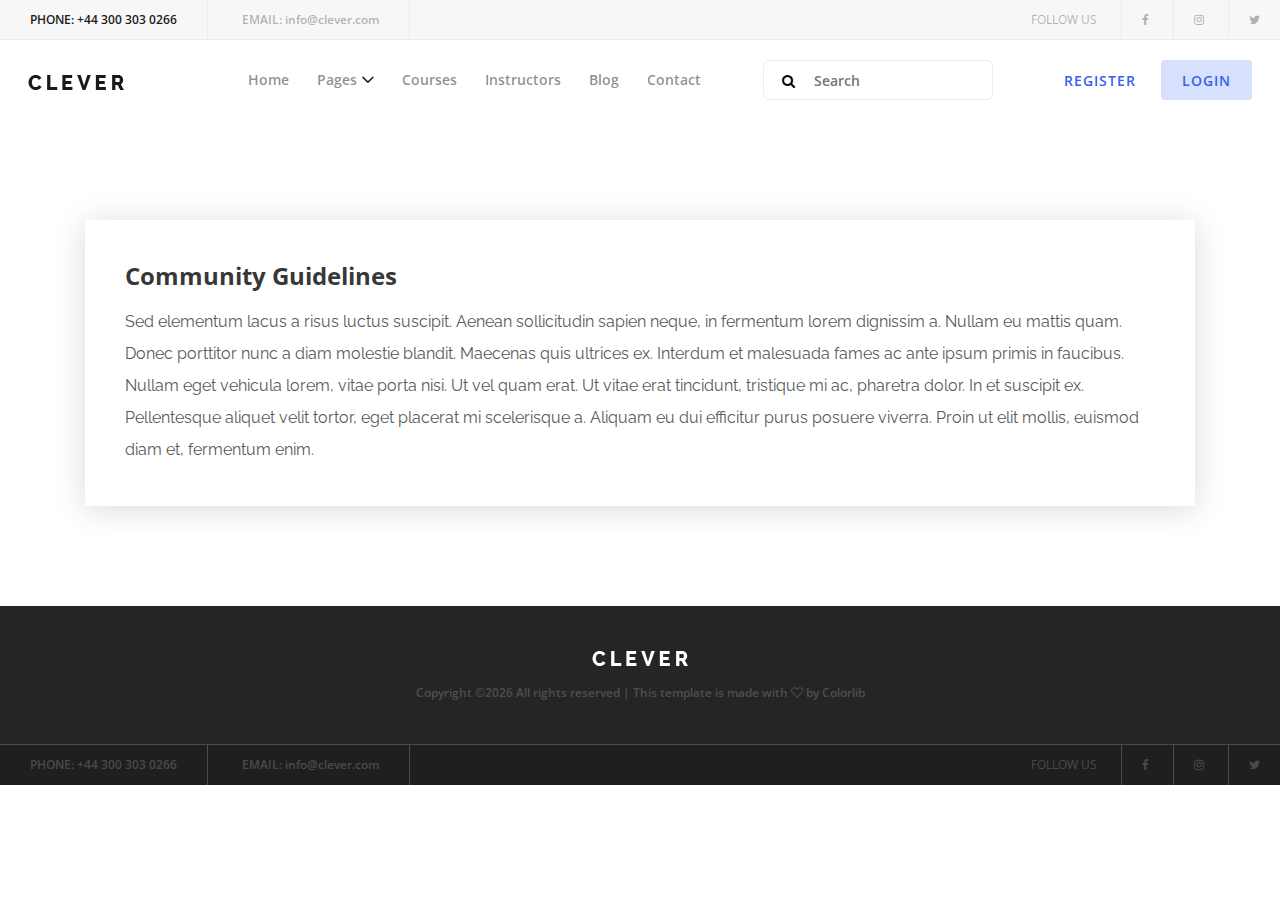
<file: regular-page.html>
<!DOCTYPE html>
<html lang="en">

<head>
    <meta charset="UTF-8">
    <meta name="description" content="">
    <meta http-equiv="X-UA-Compatible" content="IE=edge">
    <meta name="viewport" content="width=device-width, initial-scale=1, shrink-to-fit=no">
    <!-- The above 4 meta tags *Must* come first in the head; any other head content must come *after* these tags -->

    <!-- Title -->
    <title>Clever - Education &amp; Courses Template | Regular Page</title>

    <!-- Favicon -->
    <link rel="icon" href="img/core-img/favicon.ico">

    <!-- Stylesheet -->
    <link rel="stylesheet" href="style.css">

</head>

<body>
    <!-- Preloader -->
    <div id="preloader">
        <div class="spinner"></div>
    </div>

    <!-- ##### Header Area Start ##### -->
    <header class="header-area">

        <!-- Top Header Area -->
        <div class="top-header-area d-flex justify-content-between align-items-center">
            <!-- Contact Info -->
            <div class="contact-info">
                <a href="#"><span>Phone:</span> +44 300 303 0266</a>
                <a href="#"><span>Email:</span> info@clever.com</a>
            </div>
            <!-- Follow Us -->
            <div class="follow-us">
                <span>Follow us</span>
                <a href="#"><i class="fa fa-facebook" aria-hidden="true"></i></a>
                <a href="#"><i class="fa fa-instagram" aria-hidden="true"></i></a>
                <a href="#"><i class="fa fa-twitter" aria-hidden="true"></i></a>
            </div>
        </div>

        <!-- Navbar Area -->
        <div class="clever-main-menu">
            <div class="classy-nav-container breakpoint-off">
                <!-- Menu -->
                <nav class="classy-navbar justify-content-between" id="cleverNav">

                    <!-- Logo -->
                    <a class="nav-brand" href="index.html"><img src="img/core-img/logo.png" alt=""></a>

                    <!-- Navbar Toggler -->
                    <div class="classy-navbar-toggler">
                        <span class="navbarToggler"><span></span><span></span><span></span></span>
                    </div>

                    <!-- Menu -->
                    <div class="classy-menu">

                        <!-- Close Button -->
                        <div class="classycloseIcon">
                            <div class="cross-wrap"><span class="top"></span><span class="bottom"></span></div>
                        </div>

                        <!-- Nav Start -->
                        <div class="classynav">
                            <ul>
                                <li><a href="index.html">Home</a></li>
                                <li><a href="#">Pages</a>
                                    <ul class="dropdown">
                                        <li><a href="index.html">Home</a></li>
                                        <li><a href="courses.html">Courses</a></li>
                                        <li><a href="single-course.html">Single Courses</a></li>
                                        <li><a href="instructors.html">Instructors</a></li>
                                        <li><a href="blog.html">Blog</a></li>
                                        <li><a href="blog-details.html">Single Blog</a></li>
                                        <li><a href="regular-page.html">Regular Page</a></li>
                                        <li><a href="contact.html">Contact</a></li>
                                    </ul>
                                </li>
                                <li><a href="courses.html">Courses</a></li>
                                <li><a href="instructors.html">Instructors</a></li>
                                <li><a href="blog.html">Blog</a></li>
                                <li><a href="contact.html">Contact</a></li>
                            </ul>

                            <!-- Search Button -->
                            <div class="search-area">
                                <form action="#" method="post">
                                    <input type="search" name="search" id="search" placeholder="Search">
                                    <button type="submit"><i class="fa fa-search" aria-hidden="true"></i></button>
                                </form>
                            </div>

                            <!-- Register / Login -->
                            <div class="register-login-area">
                                <a href="#" class="btn">Register</a>
                                <a href="index-login.html" class="btn active">Login</a>
                            </div>

                        </div>
                        <!-- Nav End -->
                    </div>
                </nav>
            </div>
        </div>
    </header>
    <!-- ##### Header Area End ##### -->

    <!-- ##### Regular Page Area Start ##### -->
    <div class="regular-page-area section-padding-100">
        <div class="container">
            <div class="row">
                <div class="col-12">
                    <div class="page-content">
                        <h4>Community Guidelines</h4>
                        <p>Sed elementum lacus a risus luctus suscipit. Aenean sollicitudin sapien neque, in fermentum lorem dignissim a. Nullam eu mattis quam. Donec porttitor nunc a diam molestie blandit. Maecenas quis ultrices ex. Interdum et malesuada fames ac ante ipsum primis in faucibus. Nullam eget vehicula lorem, vitae porta nisi. Ut vel quam erat. Ut vitae erat tincidunt, tristique mi ac, pharetra dolor. In et suscipit ex. Pellentesque aliquet velit tortor, eget placerat mi scelerisque a. Aliquam eu dui efficitur purus posuere viverra. Proin ut elit mollis, euismod diam et, fermentum enim.</p>
                    </div>
                </div>
            </div>
        </div>
    </div>
    <!-- ##### Regular Page Area End ##### -->

    <!-- ##### Footer Area Start ##### -->
    <footer class="footer-area">
        <!-- Top Footer Area -->
        <div class="top-footer-area">
            <div class="container">
                <div class="row">
                    <div class="col-12">
                        <!-- Footer Logo -->
                        <div class="footer-logo">
                            <a href="index.html"><img src="img/core-img/logo2.png" alt=""></a>
                        </div>
                        <!-- Copywrite -->
                        <p><a href="#"><!-- Link back to Colorlib can't be removed. Template is licensed under CC BY 3.0. -->
Copyright &copy;<script>document.write(new Date().getFullYear());</script> All rights reserved | This template is made with <i class="fa fa-heart-o" aria-hidden="true"></i> by <a href="https://colorlib.com" target="_blank">Colorlib</a>
<!-- Link back to Colorlib can't be removed. Template is licensed under CC BY 3.0. --></p>
                    </div>
                </div>
            </div>
        </div>

        <!-- Bottom Footer Area -->
        <div class="bottom-footer-area d-flex justify-content-between align-items-center">
            <!-- Contact Info -->
            <div class="contact-info">
                <a href="#"><span>Phone:</span> +44 300 303 0266</a>
                <a href="#"><span>Email:</span> info@clever.com</a>
            </div>
            <!-- Follow Us -->
            <div class="follow-us">
                <span>Follow us</span>
                <a href="#"><i class="fa fa-facebook" aria-hidden="true"></i></a>
                <a href="#"><i class="fa fa-instagram" aria-hidden="true"></i></a>
                <a href="#"><i class="fa fa-twitter" aria-hidden="true"></i></a>
            </div>
        </div>
    </footer>
    <!-- ##### Footer Area End ##### -->

    <!-- ##### All Javascript Script ##### -->
    <!-- jQuery-2.2.4 js -->
    <script src="js/jquery/jquery-2.2.4.min.js"></script>
    <!-- Popper js -->
    <script src="js/bootstrap/popper.min.js"></script>
    <!-- Bootstrap js -->
    <script src="js/bootstrap/bootstrap.min.js"></script>
    <!-- All Plugins js -->
    <script src="js/plugins/plugins.js"></script>
    <!-- Active js -->
    <script src="js/active.js"></script>
</body>

</html>
</file>
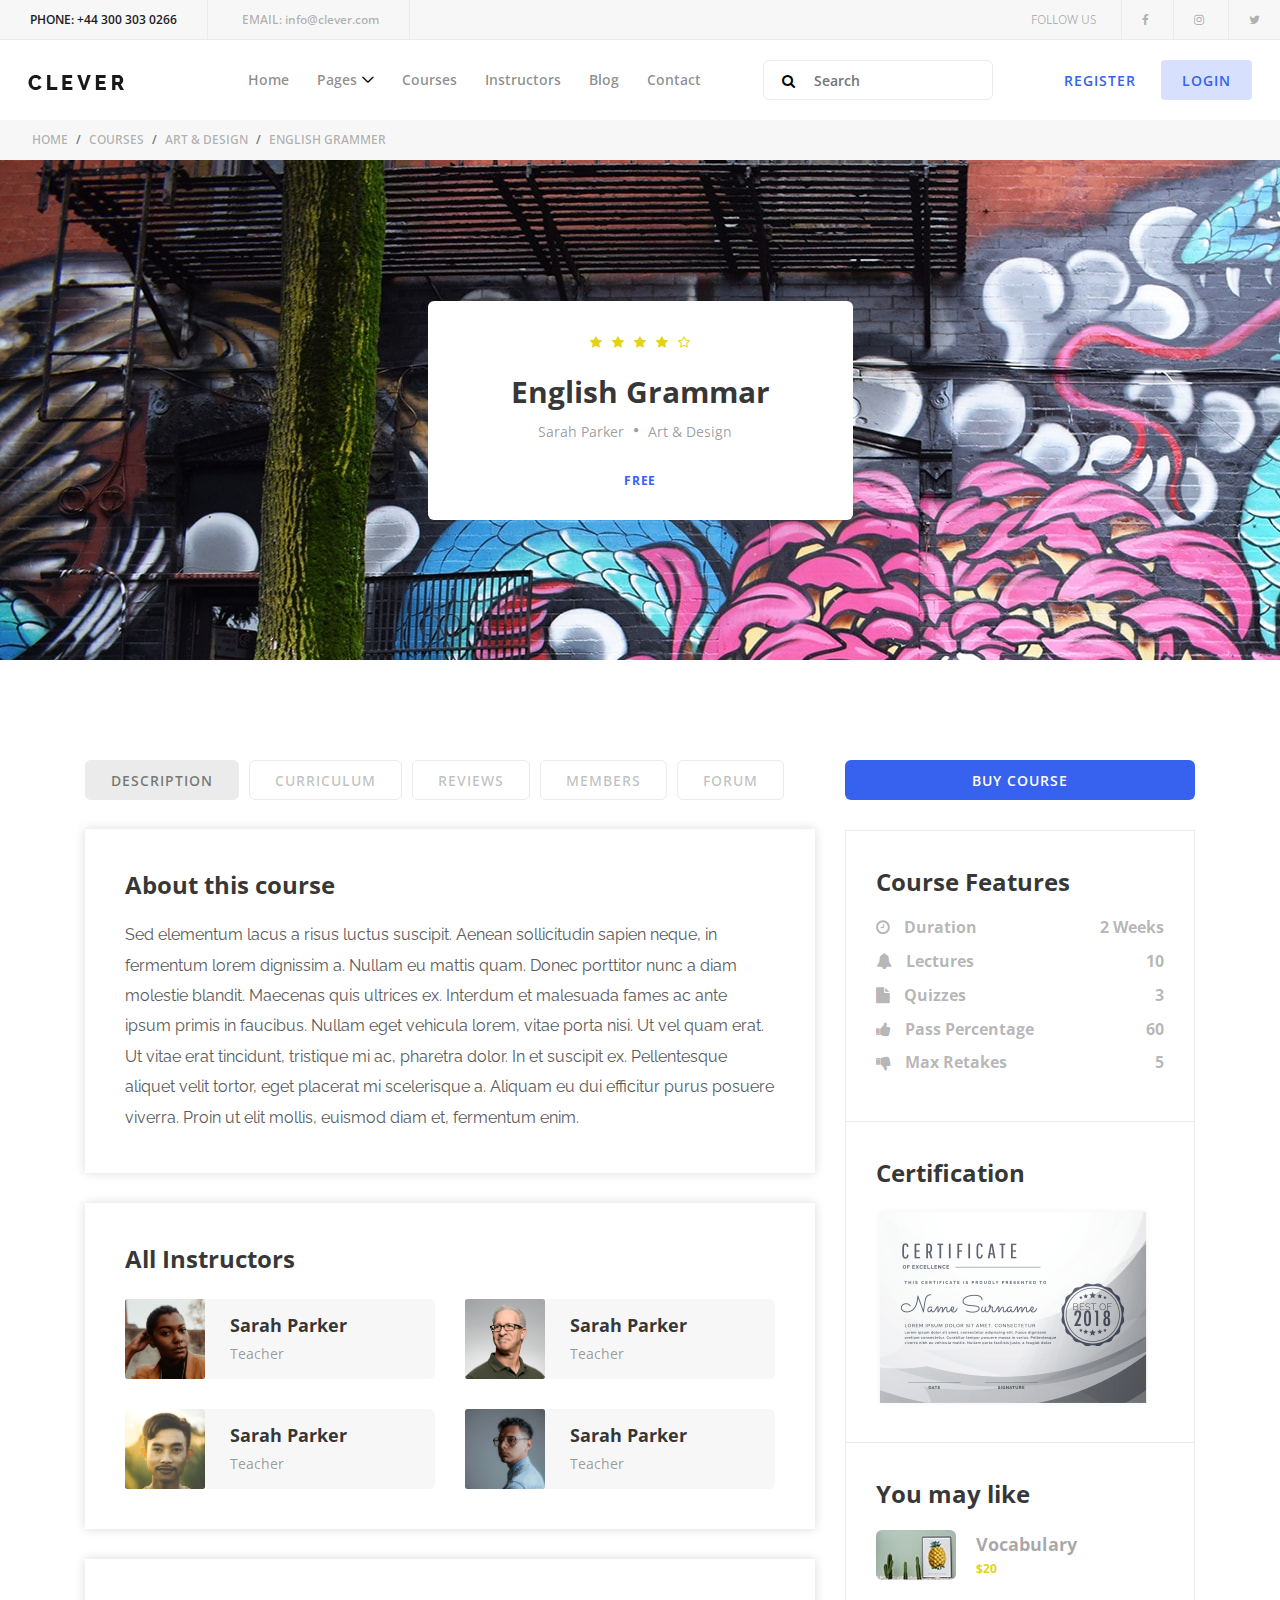
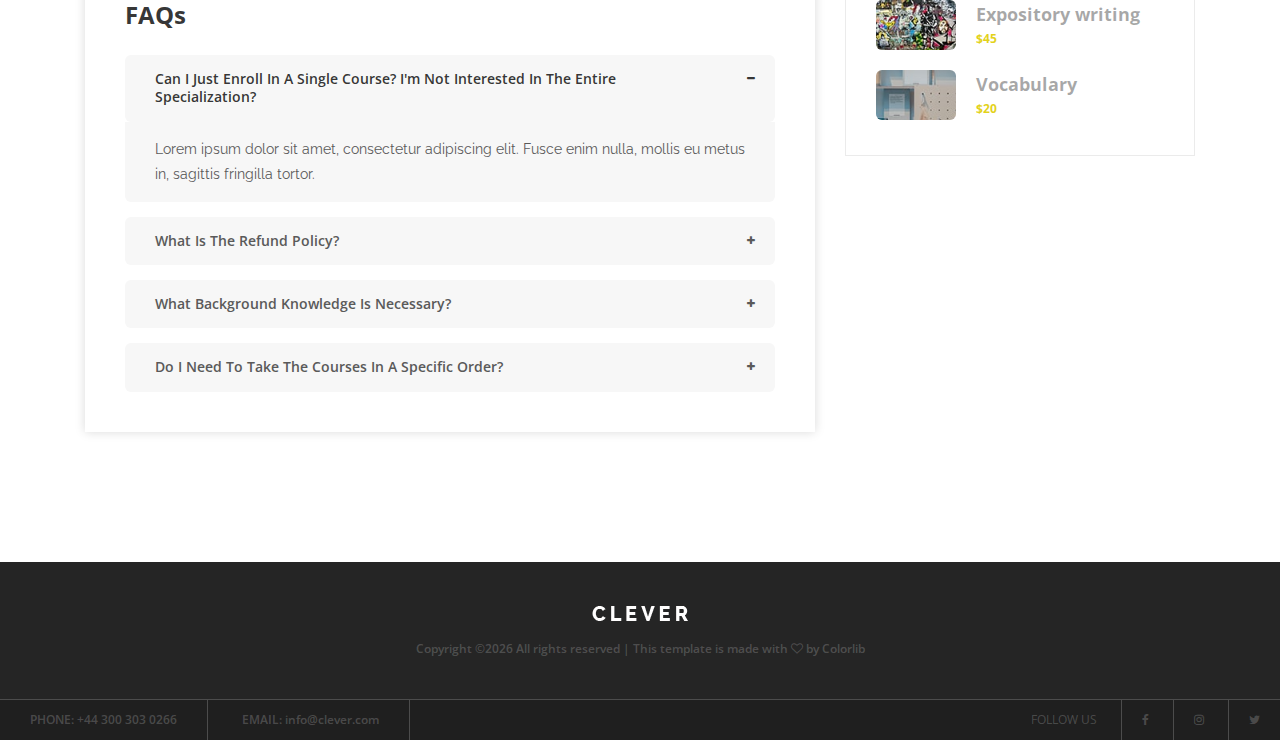
<file: single-course.html>
<!DOCTYPE html>
<html lang="en">

<head>
    <meta charset="UTF-8">
    <meta name="description" content="">
    <meta http-equiv="X-UA-Compatible" content="IE=edge">
    <meta name="viewport" content="width=device-width, initial-scale=1, shrink-to-fit=no">
    <!-- The above 4 meta tags *Must* come first in the head; any other head content must come *after* these tags -->

    <!-- Title -->
    <title>Clever - Education &amp; Courses Template | Single Course</title>

    <!-- Favicon -->
    <link rel="icon" href="img/core-img/favicon.ico">

    <!-- Stylesheet -->
    <link rel="stylesheet" href="style.css">

</head>

<body>
    <!-- Preloader -->
    <div id="preloader">
        <div class="spinner"></div>
    </div>

    <!-- ##### Header Area Start ##### -->
    <header class="header-area">

        <!-- Top Header Area -->
        <div class="top-header-area d-flex justify-content-between align-items-center">
            <!-- Contact Info -->
            <div class="contact-info">
                <a href="#"><span>Phone:</span> +44 300 303 0266</a>
                <a href="#"><span>Email:</span> info@clever.com</a>
            </div>
            <!-- Follow Us -->
            <div class="follow-us">
                <span>Follow us</span>
                <a href="#"><i class="fa fa-facebook" aria-hidden="true"></i></a>
                <a href="#"><i class="fa fa-instagram" aria-hidden="true"></i></a>
                <a href="#"><i class="fa fa-twitter" aria-hidden="true"></i></a>
            </div>
        </div>

        <!-- Navbar Area -->
        <div class="clever-main-menu">
            <div class="classy-nav-container breakpoint-off">
                <!-- Menu -->
                <nav class="classy-navbar justify-content-between" id="cleverNav">

                    <!-- Logo -->
                    <a class="nav-brand" href="index.html"><img src="img/core-img/logo.png" alt=""></a>

                    <!-- Navbar Toggler -->
                    <div class="classy-navbar-toggler">
                        <span class="navbarToggler"><span></span><span></span><span></span></span>
                    </div>

                    <!-- Menu -->
                    <div class="classy-menu">

                        <!-- Close Button -->
                        <div class="classycloseIcon">
                            <div class="cross-wrap"><span class="top"></span><span class="bottom"></span></div>
                        </div>

                        <!-- Nav Start -->
                        <div class="classynav">
                            <ul>
                                <li><a href="index.html">Home</a></li>
                                <li><a href="#">Pages</a>
                                    <ul class="dropdown">
                                        <li><a href="index.html">Home</a></li>
                                        <li><a href="courses.html">Courses</a></li>
                                        <li><a href="single-course.html">Single Courses</a></li>
                                        <li><a href="instructors.html">Instructors</a></li>
                                        <li><a href="blog.html">Blog</a></li>
                                        <li><a href="blog-details.html">Single Blog</a></li>
                                        <li><a href="regular-page.html">Regular Page</a></li>
                                        <li><a href="contact.html">Contact</a></li>
                                    </ul>
                                </li>
                                <li><a href="courses.html">Courses</a></li>
                                <li><a href="instructors.html">Instructors</a></li>
                                <li><a href="blog.html">Blog</a></li>
                                <li><a href="contact.html">Contact</a></li>
                            </ul>

                            <!-- Search Button -->
                            <div class="search-area">
                                <form action="#" method="post">
                                    <input type="search" name="search" id="search" placeholder="Search">
                                    <button type="submit"><i class="fa fa-search" aria-hidden="true"></i></button>
                                </form>
                            </div>

                            <!-- Register / Login -->
                            <div class="register-login-area">
                                <a href="#" class="btn">Register</a>
                                <a href="index-login.html" class="btn active">Login</a>
                            </div>

                        </div>
                        <!-- Nav End -->
                    </div>
                </nav>
            </div>
        </div>
    </header>
    <!-- ##### Header Area End ##### -->

    <!-- ##### Breadcumb Area Start ##### -->
    <div class="breadcumb-area">
        <!-- Breadcumb -->
        <nav aria-label="breadcrumb">
            <ol class="breadcrumb">
                <li class="breadcrumb-item"><a href="#">Home</a></li>
                <li class="breadcrumb-item"><a href="#">Courses</a></li>
                <li class="breadcrumb-item"><a href="#">Art &amp; Design</a></li>
                <li class="breadcrumb-item active" aria-current="page">English Grammer</li>
            </ol>
        </nav>
    </div>
    <!-- ##### Breadcumb Area End ##### -->

    <!-- ##### Single Course Intro Start ##### -->
    <div class="single-course-intro d-flex align-items-center justify-content-center" style="background-image: url(img/bg-img/bg3.jpg);">
        <!-- Content -->
        <div class="single-course-intro-content text-center">
            <!-- Ratings -->
            <div class="ratings">
                <i class="fa fa-star" aria-hidden="true"></i>
                <i class="fa fa-star" aria-hidden="true"></i>
                <i class="fa fa-star" aria-hidden="true"></i>
                <i class="fa fa-star" aria-hidden="true"></i>
                <i class="fa fa-star-o" aria-hidden="true"></i>
            </div>
            <h3>English Grammar</h3>
            <div class="meta d-flex align-items-center justify-content-center">
                <a href="#">Sarah Parker</a>
                <span><i class="fa fa-circle" aria-hidden="true"></i></span>
                <a href="#">Art &amp; Design</a>
            </div>
            <div class="price">Free</div>
        </div>
    </div>
    <!-- ##### Single Course Intro End ##### -->

    <!-- ##### Courses Content Start ##### -->
    <div class="single-course-content section-padding-100">
        <div class="container">
            <div class="row">
                <div class="col-12 col-lg-8">
                    <div class="course--content">

                        <div class="clever-tabs-content">
                            <ul class="nav nav-tabs" id="myTab" role="tablist">
                                <li class="nav-item">
                                    <a class="nav-link active" id="tab--1" data-toggle="tab" href="#tab1" role="tab" aria-controls="tab1" aria-selected="false">Description</a>
                                </li>
                                <li class="nav-item">
                                    <a class="nav-link" id="tab--2" data-toggle="tab" href="#tab2" role="tab" aria-controls="tab2" aria-selected="true">Curriculum</a>
                                </li>
                                <li class="nav-item">
                                    <a class="nav-link" id="tab--3" data-toggle="tab" href="#tab3" role="tab" aria-controls="tab3" aria-selected="true">Reviews</a>
                                </li>
                                <li class="nav-item">
                                    <a class="nav-link" id="tab--4" data-toggle="tab" href="#tab4" role="tab" aria-controls="tab4" aria-selected="true">Members</a>
                                </li>
                                <li class="nav-item">
                                    <a class="nav-link" id="tab--5" data-toggle="tab" href="#tab5" role="tab" aria-controls="tab5" aria-selected="true">Forum</a>
                                </li>
                            </ul>

                            <div class="tab-content" id="myTabContent">
                                <!-- Tab Text -->
                                <div class="tab-pane fade show active" id="tab1" role="tabpanel" aria-labelledby="tab--1">
                                    <div class="clever-description">

                                        <!-- About Course -->
                                        <div class="about-course mb-30">
                                            <h4>About this course</h4>
                                            <p>Sed elementum lacus a risus luctus suscipit. Aenean sollicitudin sapien neque, in fermentum lorem dignissim a. Nullam eu mattis quam. Donec porttitor nunc a diam molestie blandit. Maecenas quis ultrices ex. Interdum et malesuada fames ac ante ipsum primis in faucibus. Nullam eget vehicula lorem, vitae porta nisi. Ut vel quam erat. Ut vitae erat tincidunt, tristique mi ac, pharetra dolor. In et suscipit ex. Pellentesque aliquet velit tortor, eget placerat mi scelerisque a. Aliquam eu dui efficitur purus posuere viverra. Proin ut elit mollis, euismod diam et, fermentum enim.</p>
                                        </div>

                                        <!-- All Instructors -->
                                        <div class="all-instructors mb-30">
                                            <h4>All Instructors</h4>

                                            <div class="row">
                                                <!-- Single Instructor -->
                                                <div class="col-lg-6">
                                                    <div class="single-instructor d-flex align-items-center mb-30">
                                                        <div class="instructor-thumb">
                                                            <img src="img/bg-img/t1.png" alt="">
                                                        </div>
                                                        <div class="instructor-info">
                                                            <h5>Sarah Parker</h5>
                                                            <span>Teacher</span>
                                                        </div>
                                                    </div>
                                                </div>

                                                <!-- Single Instructor -->
                                                <div class="col-lg-6">
                                                    <div class="single-instructor d-flex align-items-center mb-30">
                                                        <div class="instructor-thumb">
                                                            <img src="img/bg-img/t2.png" alt="">
                                                        </div>
                                                        <div class="instructor-info">
                                                            <h5>Sarah Parker</h5>
                                                            <span>Teacher</span>
                                                        </div>
                                                    </div>
                                                </div>

                                                <!-- Single Instructor -->
                                                <div class="col-lg-6">
                                                    <div class="single-instructor d-flex align-items-center mb-30">
                                                        <div class="instructor-thumb">
                                                            <img src="img/bg-img/t3.png" alt="">
                                                        </div>
                                                        <div class="instructor-info">
                                                            <h5>Sarah Parker</h5>
                                                            <span>Teacher</span>
                                                        </div>
                                                    </div>
                                                </div>

                                                <!-- Single Instructor -->
                                                <div class="col-lg-6">
                                                    <div class="single-instructor d-flex align-items-center mb-30">
                                                        <div class="instructor-thumb">
                                                            <img src="img/bg-img/t4.png" alt="">
                                                        </div>
                                                        <div class="instructor-info">
                                                            <h5>Sarah Parker</h5>
                                                            <span>Teacher</span>
                                                        </div>
                                                    </div>
                                                </div>
                                            </div>
                                        </div>

                                        <!-- FAQ -->
                                        <div class="clever-faqs">
                                            <h4>FAQs</h4>

                                            <div class="accordions" id="accordion" role="tablist" aria-multiselectable="true">

                                                <!-- Single Accordian Area -->
                                                <div class="panel single-accordion">
                                                    <h6><a role="button" class="" aria-expanded="true" aria-controls="collapseOne" data-toggle="collapse" data-parent="#accordion" href="#collapseOne">Can I just enroll in a single course? I'm not interested in the entire Specialization?
                                                    <span class="accor-open"><i class="fa fa-plus" aria-hidden="true"></i></span>
                                                    <span class="accor-close"><i class="fa fa-minus" aria-hidden="true"></i></span>
                                                    </a></h6>
                                                    <div id="collapseOne" class="accordion-content collapse show">
                                                        <p>Lorem ipsum dolor sit amet, consectetur adipiscing elit. Fusce enim nulla, mollis eu metus in, sagittis fringilla tortor.</p>
                                                    </div>
                                                </div>

                                                <!-- Single Accordian Area -->
                                                <div class="panel single-accordion">
                                                    <h6>
                                                        <a role="button" class="collapsed" aria-expanded="true" aria-controls="collapseTwo" data-parent="#accordion" data-toggle="collapse" href="#collapseTwo">What is the refund policy?
                                                        <span class="accor-open"><i class="fa fa-plus" aria-hidden="true"></i></span>
                                                        <span class="accor-close"><i class="fa fa-minus" aria-hidden="true"></i></span>
                                                        </a>
                                                    </h6>
                                                    <div id="collapseTwo" class="accordion-content collapse">
                                                        <p>Lorem ipsum dolor sit amet, consectetur adipiscing elit. Sed vel lectus eu felis semper finibus ac eget ipsum. Lorem ipsum dolor sit amet, consectetur adipiscing elit. Etiam vulputate id justo quis facilisis.</p>
                                                    </div>
                                                </div>

                                                <!-- Single Accordian Area -->
                                                <div class="panel single-accordion">
                                                    <h6>
                                                        <a role="button" aria-expanded="true" aria-controls="collapseThree" class="collapsed" data-parent="#accordion" data-toggle="collapse" href="#collapseThree">What background knowledge is necessary?
                                                        <span class="accor-open"><i class="fa fa-plus" aria-hidden="true"></i></span>
                                                        <span class="accor-close"><i class="fa fa-minus" aria-hidden="true"></i></span>
                                                        </a>
                                                    </h6>
                                                    <div id="collapseThree" class="accordion-content collapse">
                                                        <p>Lorem ipsum dolor sit amet, consectetur adipiscing elit. Sed vel lectus eu felis semper finibus ac eget ipsum. Lorem ipsum dolor sit amet, consectetur adipiscing elit. Etiam vulputate id justo quis facilisis.</p>
                                                    </div>
                                                </div>

                                                <!-- Single Accordian Area -->
                                                <div class="panel single-accordion">
                                                    <h6>
                                                        <a role="button" aria-expanded="true" aria-controls="collapseFour" class="collapsed" data-parent="#accordion" data-toggle="collapse" href="#collapseFour">Do i need to take the courses in a specific order?
                                                        <span class="accor-open"><i class="fa fa-plus" aria-hidden="true"></i></span>
                                                        <span class="accor-close"><i class="fa fa-minus" aria-hidden="true"></i></span>
                                                        </a>
                                                    </h6>
                                                    <div id="collapseFour" class="accordion-content collapse">
                                                        <p>Lorem ipsum dolor sit amet, consectetur adipiscing elit. Sed vel lectus eu felis semper finibus ac eget ipsum. Lorem ipsum dolor sit amet, consectetur adipiscing elit. Etiam vulputate id justo quis facilisis.</p>
                                                    </div>
                                                </div>
                                            </div>

                                        </div>
                                    </div>
                                </div>

                                <!-- Tab Text -->
                                <div class="tab-pane fade" id="tab2" role="tabpanel" aria-labelledby="tab--2">
                                    <div class="clever-curriculum">

                                        <!-- About Curriculum -->
                                        <div class="about-curriculum mb-30">
                                            <h4>Syllabus</h4>
                                            <p>Sed elementum lacus a risus luctus suscipit. Aenean sollicitudin sapien neque, in fermentum lorem dignissim a. Nullam eu mattis quam. Donec porttitor nunc a diam molestie blandit. Maecenas quis ultrices ex. Interdum et malesuada fames ac ante ipsum primis in faucibus. Nullam eget vehicula lorem, vitae porta nisi. Ut vel quam erat. Ut vitae erat tincidunt, tristique mi ac, pharetra dolor. In et suscipit ex. Pellentesque aliquet velit tortor, eget placerat mi scelerisque a. Aliquam eu dui efficitur purus posuere viverra. Proin ut elit mollis, euismod diam et, fermentum enim.</p>
                                        </div>

                                        <!-- Curriculum Level -->
                                        <div class="curriculum-level mb-30">
                                            <h4 class="d-flex justify-content-between"><span>Week 1</span> <span>0/4</span></h4>
                                            <h5>Beginners Level</h5>
                                            <p>Lorem ipsum dolor sit amet, consectetur adipiscing elit. Fusce enim nulla, mollis eu metus in, sagittis fringilla.</p>

                                            <ul class="curriculum-list">
                                                <li><i class="fa fa-file" aria-hidden="true"></i> 1 video, 1 audio, 1 reading
                                                    <ul>
                                                        <li>
                                                            <span><i class="fa fa-video-camera" aria-hidden="true"></i> Video: <span>Greetings and Introductions</span></span>
                                                            <span><i class="fa fa-clock-o" aria-hidden="true"></i> 15 minutes</span>
                                                        </li>
                                                        <li>
                                                            <span><i class="fa fa-file-text" aria-hidden="true"></i> Reading: <span>Word Types</span></span>
                                                            <span><i class="fa fa-clock-o" aria-hidden="true"></i> 15 minutes</span>
                                                        </li>
                                                        <li>
                                                            <span><i class="fa fa-volume-down" aria-hidden="true"></i> Audio: <span>Listening Exercise</span></span>
                                                            <span><i class="fa fa-clock-o" aria-hidden="true"></i> 15 minutes</span>
                                                        </li>
                                                    </ul>
                                                </li>
                                                <li class="d-flex justify-content-between">
                                                    <span><i class="fa fa-graduation-cap" aria-hidden="true"></i> Graded: Cumulative Language Quiz</span>
                                                    <span>3 Questions</span>
                                                </li>
                                            </ul>
                                        </div>

                                        <!-- Curriculum Level -->
                                        <div class="curriculum-level mb-30">
                                            <h4 class="d-flex justify-content-between"><span>Week 2</span> <span>0/5</span></h4>
                                            <h5>Intermediate Level</h5>
                                            <p>Lorem ipsum dolor sit amet, consectetur adipiscing elit. Fusce enim nulla, mollis eu metus in, sagittis fringilla.</p>

                                            <ul class="curriculum-list">
                                                <li><i class="fa fa-file" aria-hidden="true"></i> 1 video, 1 audio, 1 reading
                                                    <ul>
                                                        <li>
                                                            <span><i class="fa fa-video-camera" aria-hidden="true"></i> Video: <span>Greetings and Introductions</span></span>
                                                            <span><i class="fa fa-clock-o" aria-hidden="true"></i> 15 minutes</span>
                                                        </li>
                                                        <li>
                                                            <span><i class="fa fa-file-text" aria-hidden="true"></i> Reading: <span>Word Types</span></span>
                                                            <span><i class="fa fa-clock-o" aria-hidden="true"></i> 15 minutes</span>
                                                        </li>
                                                        <li>
                                                            <span><i class="fa fa-volume-down" aria-hidden="true"></i> Audio: <span>Listening Exercise</span></span>
                                                            <span><i class="fa fa-clock-o" aria-hidden="true"></i> 15 minutes</span>
                                                        </li>
                                                    </ul>
                                                </li>
                                                <li class="d-flex justify-content-between">
                                                    <span><i class="fa fa-graduation-cap" aria-hidden="true"></i> Graded: Cumulative Language Quiz</span>
                                                    <span>3 Questions</span>
                                                </li>
                                            </ul>
                                        </div>
                                    </div>
                                </div>

                                <!-- Tab Text -->
                                <div class="tab-pane fade" id="tab3" role="tabpanel" aria-labelledby="tab--3">
                                    <div class="clever-review">

                                        <!-- About Review -->
                                        <div class="about-review mb-30">
                                            <h4>Reviews</h4>
                                            <p>Sed elementum lacus a risus luctus suscipit. Aenean sollicitudin sapien neque, in fermentum lorem dignissim a. Nullam eu mattis quam. Donec porttitor nunc a diam molestie blandit. Maecenas quis ultrices</p>
                                        </div>

                                        <!-- Ratings -->
                                        <div class="clever-ratings d-flex align-items-center mb-30">

                                            <div class="total-ratings text-center d-flex align-items-center justify-content-center">
                                                <div class="ratings-text">
                                                    <h2>4.5</h2>
                                                    <div class="ratings--">
                                                        <i class="fa fa-star" aria-hidden="true"></i>
                                                        <i class="fa fa-star" aria-hidden="true"></i>
                                                        <i class="fa fa-star" aria-hidden="true"></i>
                                                        <i class="fa fa-star" aria-hidden="true"></i>
                                                        <i class="fa fa-star-half-o" aria-hidden="true"></i>
                                                    </div>
                                                    <span>Rated 5 out of 3 Ratings</span>
                                                </div>
                                            </div>

                                            <div class="rating-viewer">
                                                <!-- Rating -->
                                                <div class="single-rating mb-15 d-flex align-items-center">
                                                    <span>5 STARS</span>
                                                    <div class="progress">
                                                        <div class="progress-bar" role="progressbar" style="width: 80%" aria-valuenow="80" aria-valuemin="0" aria-valuemax="100"></div>
                                                    </div>
                                                    <span>80%</span>
                                                </div>
                                                <!-- Rating -->
                                                <div class="single-rating mb-15 d-flex align-items-center">
                                                    <span>4 STARS</span>
                                                    <div class="progress">
                                                        <div class="progress-bar" role="progressbar" style="width: 20%" aria-valuenow="20" aria-valuemin="0" aria-valuemax="100"></div>
                                                    </div>
                                                    <span>20%</span>
                                                </div>
                                                <!-- Rating -->
                                                <div class="single-rating mb-15 d-flex align-items-center">
                                                    <span>3 STARS</span>
                                                    <div class="progress">
                                                        <div class="progress-bar" role="progressbar" style="width: 0%" aria-valuenow="0" aria-valuemin="0" aria-valuemax="100"></div>
                                                    </div>
                                                    <span>0%</span>
                                                </div>
                                                <!-- Rating -->
                                                <div class="single-rating mb-15 d-flex align-items-center">
                                                    <span>2 STARS</span>
                                                    <div class="progress">
                                                        <div class="progress-bar" role="progressbar" style="width: 0%" aria-valuenow="0" aria-valuemin="0" aria-valuemax="100"></div>
                                                    </div>
                                                    <span>0%</span>
                                                </div>
                                                <!-- Rating -->
                                                <div class="single-rating mb-15 d-flex align-items-center">
                                                    <span>1 STARS</span>
                                                    <div class="progress">
                                                        <div class="progress-bar" role="progressbar" style="width: 0%" aria-valuenow="0" aria-valuemin="0" aria-valuemax="100"></div>
                                                    </div>
                                                    <span>0%</span>
                                                </div>
                                            </div>
                                        </div>

                                        <!-- Single Review -->
                                        <div class="single-review mb-30">
                                            <div class="d-flex justify-content-between mb-30">
                                                <!-- Review Admin -->
                                                <div class="review-admin d-flex">
                                                    <div class="thumb">
                                                        <img src="img/bg-img/t1.png" alt="">
                                                    </div>
                                                    <div class="text">
                                                        <h6>Sarah Parker</h6>
                                                        <span>Sep 29, 2017 at 9:48 am</span>
                                                    </div>
                                                </div>
                                                <!-- Ratings -->
                                                <div class="ratings">
                                                    <i class="fa fa-star" aria-hidden="true"></i>
                                                    <i class="fa fa-star" aria-hidden="true"></i>
                                                    <i class="fa fa-star" aria-hidden="true"></i>
                                                    <i class="fa fa-star" aria-hidden="true"></i>
                                                    <i class="fa fa-star" aria-hidden="true"></i>
                                                </div>
                                            </div>
                                            <p>Lorem ipsum dolor sit amet, consectetur adipiscing elit. Fusce enim nulla, mollis eu metus in, sagittis.</p>
                                        </div>

                                        <!-- Single Review -->
                                        <div class="single-review mb-30">
                                            <div class="d-flex justify-content-between mb-30">
                                                <!-- Review Admin -->
                                                <div class="review-admin d-flex">
                                                    <div class="thumb">
                                                        <img src="img/bg-img/t1.png" alt="">
                                                    </div>
                                                    <div class="text">
                                                        <h6>Sarah Parker</h6>
                                                        <span>Sep 29, 2017 at 9:48 am</span>
                                                    </div>
                                                </div>
                                                <!-- Ratings -->
                                                <div class="ratings">
                                                    <i class="fa fa-star" aria-hidden="true"></i>
                                                    <i class="fa fa-star" aria-hidden="true"></i>
                                                    <i class="fa fa-star" aria-hidden="true"></i>
                                                    <i class="fa fa-star" aria-hidden="true"></i>
                                                    <i class="fa fa-star" aria-hidden="true"></i>
                                                </div>
                                            </div>
                                            <p>Lorem ipsum dolor sit amet, consectetur adipiscing elit. Fusce enim nulla, mollis eu metus in, sagittis.</p>
                                        </div>
                                    </div>
                                </div>

                                <!-- Tab Text -->
                                <div class="tab-pane fade" id="tab4" role="tabpanel" aria-labelledby="tab--4">
                                    <div class="clever-members">

                                        <!-- About Members -->
                                        <div class="about-members mb-30">
                                            <h4>Members</h4>
                                            <p>Sed elementum lacus a risus luctus suscipit. Aenean sollicitudin sapien neque, in fermentum lorem dignissim a. Nullam eu mattis quam. Donec porttitor nunc a diam molestie blandit. Maecenas quis ultrices</p>
                                        </div>

                                        <!-- All Members -->
                                        <div class="all-instructors mb-30">
                                            <div class="row">
                                                <!-- Single Members -->
                                                <div class="col-lg-6">
                                                    <div class="single-instructor d-flex align-items-center mb-30">
                                                        <div class="instructor-thumb">
                                                            <img src="img/bg-img/t1.png" alt="">
                                                        </div>
                                                        <div class="instructor-info">
                                                            <h5>Sarah Parker</h5>
                                                            <span>Teacher</span>
                                                        </div>
                                                    </div>
                                                </div>

                                                <!-- Single Members -->
                                                <div class="col-lg-6">
                                                    <div class="single-instructor d-flex align-items-center mb-30">
                                                        <div class="instructor-thumb">
                                                            <img src="img/bg-img/t2.png" alt="">
                                                        </div>
                                                        <div class="instructor-info">
                                                            <h5>Sarah Parker</h5>
                                                            <span>Teacher</span>
                                                        </div>
                                                    </div>
                                                </div>

                                                <!-- Single Members -->
                                                <div class="col-lg-6">
                                                    <div class="single-instructor d-flex align-items-center mb-30">
                                                        <div class="instructor-thumb">
                                                            <img src="img/bg-img/t3.png" alt="">
                                                        </div>
                                                        <div class="instructor-info">
                                                            <h5>Sarah Parker</h5>
                                                            <span>Teacher</span>
                                                        </div>
                                                    </div>
                                                </div>

                                                <!-- Single Members -->
                                                <div class="col-lg-6">
                                                    <div class="single-instructor d-flex align-items-center mb-30">
                                                        <div class="instructor-thumb">
                                                            <img src="img/bg-img/t4.png" alt="">
                                                        </div>
                                                        <div class="instructor-info">
                                                            <h5>Sarah Parker</h5>
                                                            <span>Teacher</span>
                                                        </div>
                                                    </div>
                                                </div>

                                                <!-- Single Members -->
                                                <div class="col-lg-6">
                                                    <div class="single-instructor d-flex align-items-center mb-30">
                                                        <div class="instructor-thumb">
                                                            <img src="img/bg-img/t1.png" alt="">
                                                        </div>
                                                        <div class="instructor-info">
                                                            <h5>Sarah Parker</h5>
                                                            <span>Teacher</span>
                                                        </div>
                                                    </div>
                                                </div>

                                                <!-- Single Members -->
                                                <div class="col-lg-6">
                                                    <div class="single-instructor d-flex align-items-center mb-30">
                                                        <div class="instructor-thumb">
                                                            <img src="img/bg-img/t2.png" alt="">
                                                        </div>
                                                        <div class="instructor-info">
                                                            <h5>Sarah Parker</h5>
                                                            <span>Teacher</span>
                                                        </div>
                                                    </div>
                                                </div>

                                                <!-- Single Members -->
                                                <div class="col-lg-6">
                                                    <div class="single-instructor d-flex align-items-center mb-30">
                                                        <div class="instructor-thumb">
                                                            <img src="img/bg-img/t3.png" alt="">
                                                        </div>
                                                        <div class="instructor-info">
                                                            <h5>Sarah Parker</h5>
                                                            <span>Teacher</span>
                                                        </div>
                                                    </div>
                                                </div>

                                                <!-- Single Members -->
                                                <div class="col-lg-6">
                                                    <div class="single-instructor d-flex align-items-center mb-30">
                                                        <div class="instructor-thumb">
                                                            <img src="img/bg-img/t4.png" alt="">
                                                        </div>
                                                        <div class="instructor-info">
                                                            <h5>Sarah Parker</h5>
                                                            <span>Teacher</span>
                                                        </div>
                                                    </div>
                                                </div>
                                            </div>
                                        </div>
                                    </div>
                                </div>

                                <!-- Tab Text -->
                                <div class="tab-pane fade" id="tab5" role="tabpanel" aria-labelledby="tab--5">
                                    <div class="clever-review">

                                        <!-- About Review -->
                                        <div class="about-review mb-30">
                                            <h4>Reviews</h4>
                                            <p>Sed elementum lacus a risus luctus suscipit. Aenean sollicitudin sapien neque, in fermentum lorem dignissim a. Nullam eu mattis quam. Donec porttitor nunc a diam molestie blandit. Maecenas quis ultrices</p>
                                        </div>

                                        <!-- Ratings -->
                                        <div class="clever-ratings d-flex align-items-center mb-30">

                                            <div class="total-ratings text-center d-flex align-items-center justify-content-center">
                                                <div class="ratings-text">
                                                    <h2>4.5</h2>
                                                    <div class="ratings--">
                                                        <i class="fa fa-star" aria-hidden="true"></i>
                                                        <i class="fa fa-star" aria-hidden="true"></i>
                                                        <i class="fa fa-star" aria-hidden="true"></i>
                                                        <i class="fa fa-star" aria-hidden="true"></i>
                                                        <i class="fa fa-star-half-o" aria-hidden="true"></i>
                                                    </div>
                                                    <span>Rated 5 out of 3 Ratings</span>
                                                </div>
                                            </div>

                                            <div class="rating-viewer">
                                                <!-- Rating -->
                                                <div class="single-rating mb-15 d-flex align-items-center">
                                                    <span>5 STARS</span>
                                                    <div class="progress">
                                                        <div class="progress-bar" role="progressbar" style="width: 80%" aria-valuenow="80" aria-valuemin="0" aria-valuemax="100"></div>
                                                    </div>
                                                    <span>80%</span>
                                                </div>
                                                <!-- Rating -->
                                                <div class="single-rating mb-15 d-flex align-items-center">
                                                    <span>4 STARS</span>
                                                    <div class="progress">
                                                        <div class="progress-bar" role="progressbar" style="width: 20%" aria-valuenow="20" aria-valuemin="0" aria-valuemax="100"></div>
                                                    </div>
                                                    <span>20%</span>
                                                </div>
                                                <!-- Rating -->
                                                <div class="single-rating mb-15 d-flex align-items-center">
                                                    <span>3 STARS</span>
                                                    <div class="progress">
                                                        <div class="progress-bar" role="progressbar" style="width: 0%" aria-valuenow="0" aria-valuemin="0" aria-valuemax="100"></div>
                                                    </div>
                                                    <span>0%</span>
                                                </div>
                                                <!-- Rating -->
                                                <div class="single-rating mb-15 d-flex align-items-center">
                                                    <span>2 STARS</span>
                                                    <div class="progress">
                                                        <div class="progress-bar" role="progressbar" style="width: 0%" aria-valuenow="0" aria-valuemin="0" aria-valuemax="100"></div>
                                                    </div>
                                                    <span>0%</span>
                                                </div>
                                                <!-- Rating -->
                                                <div class="single-rating mb-15 d-flex align-items-center">
                                                    <span>1 STARS</span>
                                                    <div class="progress">
                                                        <div class="progress-bar" role="progressbar" style="width: 0%" aria-valuenow="0" aria-valuemin="0" aria-valuemax="100"></div>
                                                    </div>
                                                    <span>0%</span>
                                                </div>
                                            </div>
                                        </div>

                                        <!-- Single Review -->
                                        <div class="single-review mb-30">
                                            <div class="d-flex justify-content-between mb-30">
                                                <!-- Review Admin -->
                                                <div class="review-admin d-flex">
                                                    <div class="thumb">
                                                        <img src="img/bg-img/t1.png" alt="">
                                                    </div>
                                                    <div class="text">
                                                        <h6>Sarah Parker</h6>
                                                        <span>Sep 29, 2017 at 9:48 am</span>
                                                    </div>
                                                </div>
                                                <!-- Ratings -->
                                                <div class="ratings">
                                                    <i class="fa fa-star" aria-hidden="true"></i>
                                                    <i class="fa fa-star" aria-hidden="true"></i>
                                                    <i class="fa fa-star" aria-hidden="true"></i>
                                                    <i class="fa fa-star" aria-hidden="true"></i>
                                                    <i class="fa fa-star" aria-hidden="true"></i>
                                                </div>
                                            </div>
                                            <p>Lorem ipsum dolor sit amet, consectetur adipiscing elit. Fusce enim nulla, mollis eu metus in, sagittis.</p>
                                        </div>

                                        <!-- Single Review -->
                                        <div class="single-review mb-30">
                                            <div class="d-flex justify-content-between mb-30">
                                                <!-- Review Admin -->
                                                <div class="review-admin d-flex">
                                                    <div class="thumb">
                                                        <img src="img/bg-img/t1.png" alt="">
                                                    </div>
                                                    <div class="text">
                                                        <h6>Sarah Parker</h6>
                                                        <span>Sep 29, 2017 at 9:48 am</span>
                                                    </div>
                                                </div>
                                                <!-- Ratings -->
                                                <div class="ratings">
                                                    <i class="fa fa-star" aria-hidden="true"></i>
                                                    <i class="fa fa-star" aria-hidden="true"></i>
                                                    <i class="fa fa-star" aria-hidden="true"></i>
                                                    <i class="fa fa-star" aria-hidden="true"></i>
                                                    <i class="fa fa-star" aria-hidden="true"></i>
                                                </div>
                                            </div>
                                            <p>Lorem ipsum dolor sit amet, consectetur adipiscing elit. Fusce enim nulla, mollis eu metus in, sagittis.</p>
                                        </div>
                                    </div>
                                </div>
                            </div>
                        </div>
                    </div>
                </div>

                <div class="col-12 col-lg-4">
                    <div class="course-sidebar">
                        <!-- Buy Course -->
                        <a href="#" class="btn clever-btn mb-30 w-100">Buy course</a>

                        <!-- Widget -->
                        <div class="sidebar-widget">
                            <h4>Course Features</h4>
                            <ul class="features-list">
                                <li>
                                    <h6><i class="fa fa-clock-o" aria-hidden="true"></i> Duration</h6>
                                    <h6>2 Weeks</h6>
                                </li>
                                <li>
                                    <h6><i class="fa fa-bell" aria-hidden="true"></i> Lectures</h6>
                                    <h6>10</h6>
                                </li>
                                <li>
                                    <h6><i class="fa fa-file" aria-hidden="true"></i> Quizzes</h6>
                                    <h6>3</h6>
                                </li>
                                <li>
                                    <h6><i class="fa fa-thumbs-up" aria-hidden="true"></i> Pass Percentage</h6>
                                    <h6>60</h6>
                                </li>
                                <li>
                                    <h6><i class="fa fa-thumbs-down" aria-hidden="true"></i> Max Retakes</h6>
                                    <h6>5</h6>
                                </li>
                            </ul>
                        </div>

                        <!-- Widget -->
                        <div class="sidebar-widget">
                            <h4>Certification</h4>
                            <img src="img/bg-img/cer.png" alt="">
                        </div>

                        <!-- Widget -->
                        <div class="sidebar-widget">
                            <h4>You may like</h4>

                            <!-- Single Courses -->
                            <div class="single--courses d-flex align-items-center">
                                <div class="thumb">
                                    <img src="img/bg-img/yml.jpg" alt="">
                                </div>
                                <div class="content">
                                    <h5>Vocabulary</h5>
                                    <h6>$20</h6>
                                </div>
                            </div>

                            <!-- Single Courses -->
                            <div class="single--courses d-flex align-items-center">
                                <div class="thumb">
                                    <img src="img/bg-img/yml2.jpg" alt="">
                                </div>
                                <div class="content">
                                    <h5>Expository writing</h5>
                                    <h6>$45</h6>
                                </div>
                            </div>

                            <!-- Single Courses -->
                            <div class="single--courses d-flex align-items-center">
                                <div class="thumb">
                                    <img src="img/bg-img/yml3.jpg" alt="">
                                </div>
                                <div class="content">
                                    <h5>Vocabulary</h5>
                                    <h6>$20</h6>
                                </div>
                            </div>
                        </div>
                    </div>
                </div>
            </div>
        </div>
    </div>
    <!-- ##### Courses Content End ##### -->

    <!-- ##### Footer Area Start ##### -->
    <footer class="footer-area">
        <!-- Top Footer Area -->
        <div class="top-footer-area">
            <div class="container">
                <div class="row">
                    <div class="col-12">
                        <!-- Footer Logo -->
                        <div class="footer-logo">
                            <a href="index.html"><img src="img/core-img/logo2.png" alt=""></a>
                        </div>
                        <!-- Copywrite -->
                        <p><a href="#"><!-- Link back to Colorlib can't be removed. Template is licensed under CC BY 3.0. -->
Copyright &copy;<script>document.write(new Date().getFullYear());</script> All rights reserved | This template is made with <i class="fa fa-heart-o" aria-hidden="true"></i> by <a href="https://colorlib.com" target="_blank">Colorlib</a>
<!-- Link back to Colorlib can't be removed. Template is licensed under CC BY 3.0. --></p>
                    </div>
                </div>
            </div>
        </div>

        <!-- Bottom Footer Area -->
        <div class="bottom-footer-area d-flex justify-content-between align-items-center">
            <!-- Contact Info -->
            <div class="contact-info">
                <a href="#"><span>Phone:</span> +44 300 303 0266</a>
                <a href="#"><span>Email:</span> info@clever.com</a>
            </div>
            <!-- Follow Us -->
            <div class="follow-us">
                <span>Follow us</span>
                <a href="#"><i class="fa fa-facebook" aria-hidden="true"></i></a>
                <a href="#"><i class="fa fa-instagram" aria-hidden="true"></i></a>
                <a href="#"><i class="fa fa-twitter" aria-hidden="true"></i></a>
            </div>
        </div>
    </footer>
    <!-- ##### Footer Area End ##### -->

    <!-- ##### All Javascript Script ##### -->
    <!-- jQuery-2.2.4 js -->
    <script src="js/jquery/jquery-2.2.4.min.js"></script>
    <!-- Popper js -->
    <script src="js/bootstrap/popper.min.js"></script>
    <!-- Bootstrap js -->
    <script src="js/bootstrap/bootstrap.min.js"></script>
    <!-- All Plugins js -->
    <script src="js/plugins/plugins.js"></script>
    <!-- Active js -->
    <script src="js/active.js"></script>
</body>

</html>
</file>
<file: style.css>
/* [Master Stylesheet v1.0] */
/* :: 1.0 Import Fonts */
@import url("https://fonts.googleapis.com/css?family=Open+Sans:300,400,600,700|Raleway:300,400,500,600,700");
/* :: 2.0 Import All CSS */
@import url(css/bootstrap.min.css);
@import url(css/owl.carousel.min.css);
@import url(css/animate.css);
@import url(css/magnific-popup.css);
@import url(css/font-awesome.min.css);
@import url(css/classy-nav.min.css);
/* :: 3.0 Base CSS */
* {
  margin: 0;
  padding: 0; }

body {
  font-family: "Open Sans", sans-serif;
  font-size: 14px;
  font-weight: 400; 
  scroll-behavior: smooth;}

h1,
h2,
h3,
h4,
h5,
h6 {
  color: rgba(0, 0, 0, 0.8);
  line-height: 1.3;
  font-weight: 700; }

p {
  font-family: "Raleway", sans-serif;
  color: #5a5a5a;
  font-size: 14px;
  line-height: 1.8;
  font-weight: 400; }

a,
a:hover,
a:focus {
  -webkit-transition-duration: 500ms;
  transition-duration: 500ms;
  text-decoration: none;
  outline: 0 solid transparent;
  color: rgba(0, 0, 0, 0.8);
  font-weight: 600;
  font-size: 14px; }

ul,
ol {
  margin: 0; }
  ul li,
  ol li {
    list-style: none; }

img {
  height: auto;
  max-width: 100%; }

/* Spacing */
.mt-15 {
  margin-top: 15px !important; }

.mt-30 {
  margin-top: 30px !important; }

.mt-50 {
  margin-top: 50px !important; }

.mt-70 {
  margin-top: 70px !important; }

.mt-100 {
  margin-top: 100px !important; }

.mb-15 {
  margin-bottom: 15px !important; }

.mb-30 {
  margin-bottom: 30px !important; }

.mb-50 {
  margin-bottom: 50px !important; }

.mb-70 {
  margin-bottom: 70px !important; }

.mb-100 {
  margin-bottom: 100px !important; }

.ml-15 {
  margin-left: 15px !important; }

.ml-30 {
  margin-left: 30px !important; }

.ml-50 {
  margin-left: 50px !important; }

.mr-15 {
  margin-right: 15px !important; }

.mr-30 {
  margin-right: 30px !important; }

.mr-50 {
  margin-right: 50px !important; }

/* Height */
.height-400 {
  height: 400px !important; }

.height-500 {
  height: 500px !important; }

.height-600 {
  height: 600px !important; }

.height-700 {
  height: 700px !important; }

.height-800 {
  height: 800px !important; }

/* Section Padding */
.section-padding-100 {
  padding-top: 100px;
  padding-bottom: 100px; }

.section-padding-100-0 {
  padding-top: 100px;
  padding-bottom: 0; }

.section-padding-0-100 {
  padding-top: 0;
  padding-bottom: 100px; }

.section-padding-100-70 {
  padding-top: 100px;
  padding-bottom: 70px; }

/* Preloader */
#preloader {
  background-color: #f7f7f7;
  width: 100%;
  height: 100%;
  position: fixed;
  top: 0;
  left: 0;
  right: 0;
  z-index: 5000;
  display: -webkit-box;
  display: -ms-flexbox;
  display: flex;
  -webkit-box-align: center;
  -ms-flex-align: center;
  -ms-grid-row-align: center;
  align-items: center;
  -webkit-box-pack: center;
  -ms-flex-pack: center;
  justify-content: center; }
  #preloader .spinner {
    width: 40px;
    height: 40px;
    background-color: #3762f0;
    margin: auto;
    -webkit-animation: sk-rotateplane 1.2s infinite ease-in-out;
    animation: sk-rotateplane 1.2s infinite ease-in-out; }
@-webkit-keyframes sk-rotateplane {
  0% {
    -webkit-transform: perspective(120px);
    transform: perspective(120px); }
  50% {
    -webkit-transform: perspective(120px) rotateY(180deg);
    transform: perspective(120px) rotateY(180deg); }
  100% {
    -webkit-transform: perspective(120px) rotateY(180deg) rotateX(180deg);
    transform: perspective(120px) rotateY(180deg) rotateX(180deg); } }
@keyframes sk-rotateplane {
  0% {
    -webkit-transform: perspective(120px);
    transform: perspective(120px); }
  50% {
    -webkit-transform: perspective(120px) rotateY(180deg);
    transform: perspective(120px) rotateY(180deg); }
  100% {
    -webkit-transform: perspective(120px) rotateY(180deg) rotateX(180deg);
    transform: perspective(120px) rotateY(180deg) rotateX(180deg); } }
/* Section Heading */
.section-heading {
  position: relative;
  z-index: 1;
  margin-bottom: 70px;
  text-align: center; }
  .section-heading h3 {
    font-size: 30px;
    margin-bottom: 0; }
    @media only screen and (max-width: 767px) {
      .section-heading h3 {
        font-size: 24px; } }
  .section-heading.text-left {
    text-align: left !important; }
  .section-heading.white h3 {
    color: #ffffff; }

/* Miscellaneous */
.bg-animated {
  width: 100%;
  -webkit-animation: bgAnimated 24s linear infinite;
  animation: bgAnimated 24s linear infinite;
  background-attachment: fixed; }

@-webkit-keyframes bgAnimated {
  0% {
    background-position: center center; }
  50% {
    background-position: left left; }
  100% {
    background-position: center center; } }
@keyframes bgAnimated {
  0% {
    background-position: center center; }
  50% {
    background-position: left left; }
  100% {
    background-position: center center; } }
.bg-img {
  background-position: center center;
  background-size: cover;
  background-repeat: no-repeat; }

.bg-white {
  background-color: #ffffff !important; }

.bg-dark {
  background-color: #000000 !important; }

.bg-transparent {
  background-color: transparent !important; }

.font-bold {
  font-weight: 700; }

.font-light {
  font-weight: 300; }

.bg-overlay,
.foo-bg-overlay,
.bg-overlay-2by5 {
  position: relative;
  z-index: 1;
  background-position: center center;
  background-size: cover; }
  .bg-overlay::after,
  .foo-bg-overlay::after,
  .bg-overlay-2by5::after {
    background-color: rgba(0, 0, 0, 0.6);
    position: absolute;
    z-index: -1;
    top: 0;
    left: 0;
    width: 100%;
    height: 100%;
    content: ""; }

.foo-bg-overlay::after {
  background-color: rgba(0, 0, 0, 0.91); }

.bg-overlay-2by5::after {
  background-color: rgba(0, 0, 0, 0.2); }

.mfp-image-holder .mfp-close,
.mfp-iframe-holder .mfp-close {
  color: #ffffff;
  right: 0;
  padding-right: 0;
  width: 30px;
  height: 30px;
  background-color: #3762f0;
  line-height: 30px;
  text-align: center;
  position: absolute;
  top: 0;
  right: -30px; }
  @media only screen and (min-width: 768px) and (max-width: 991px) {
    .mfp-image-holder .mfp-close,
    .mfp-iframe-holder .mfp-close {
      right: 0; } }
  @media only screen and (max-width: 767px) {
    .mfp-image-holder .mfp-close,
    .mfp-iframe-holder .mfp-close {
      right: 0; } }

input:focus,
textarea:focus {
  outline: none;
  box-shadow: none;
  border-color: transparent; }

/* ScrollUp */
#scrollUp {
  background-color: #3762f0;
  border-radius: 0;
  bottom: 60px;
  box-shadow: 0 2px 6px 0 rgba(0, 0, 0, 0.3);
  color: #ffffff;
  font-size: 24px;
  height: 40px;
  line-height: 38px;
  right: 60px;
  text-align: center;
  width: 40px;
  border-radius: 6px;
  -webkit-transition-duration: 500ms;
  transition-duration: 500ms; }
  #scrollUp:hover {
    background-color: #2c56df; }
  @media only screen and (max-width: 767px) {
    #scrollUp {
      bottom: 30px;
      right: 30px; } }

/* Button */
.clever-btn {
  display: inline-block;
  min-width: 160px;
  height: 40px;
  background-color: #3762f0;
  font-weight: 600;
  text-transform: uppercase;
  letter-spacing: 1px;
  font-size: 14px;
  color: #ffffff;
  border: 1px solid transparent;
  border-radius: 6px;
  padding: 0 30px;
  line-height: 40px;
  text-align: center;
  -webkit-transition-duration: 300ms;
  transition-duration: 300ms; }
  .clever-btn.active, .clever-btn:hover, .clever-btn:focus {
    font-size: 14px;
    font-weight: 600;
    color: #ffffff;
    background-color: #2c56df; }
  .clever-btn.btn-2 {
    background-color: transparent;
    border: 1px solid #ebebeb;
    color: rgba(0, 0, 0, 0.25); }
    .clever-btn.btn-2:hover, .clever-btn.btn-2:focus {
      color: #ffffff;
      background-color: #2c56df;
      border: 1px solid #2c56df; }

/* :: 4.0 Header Area */
.header-area {
  position: relative;
  z-index: 200; }

.top-header-area {
  position: relative;
  z-index: 1;
  width: 100%;
  height: 40px;
  background-color: #f7f7f7;
  border-bottom: 1px solid #ebebeb; }
  .top-header-area .contact-info {
    position: relative;
    z-index: 1; }
    .top-header-area .contact-info a {
      display: inline-block;
      height: 40px;
      padding: 0 30px;
      line-height: 40px;
      color: rgba(0, 0, 0, 0.3);
      font-size: 12px;
      border-right: 1px solid #ebebeb; }
      .top-header-area .contact-info a span {
        text-transform: uppercase; }
      .top-header-area .contact-info a:hover, .top-header-area .contact-info a:focus {
        color: #1b1b1b; }
      @media only screen and (max-width: 767px) {
        .top-header-area .contact-info a {
          padding: 0 10px;
          font-size: 11px; }
          .top-header-area .contact-info a:last-child {
            border-right: none; } }
    @media only screen and (max-width: 767px) {
      .top-header-area .contact-info {
        border-bottom: 1px solid #ebebeb;
        -webkit-box-flex: 0;
        -ms-flex: 0 0 100%;
        flex: 0 0 100%;
        min-width: 100%;
        width: 100%; } }
  .top-header-area .follow-us {
    position: relative;
    z-index: 1; }
    .top-header-area .follow-us span {
      display: inline-block;
      height: 40px;
      padding: 0 20px;
      line-height: 40px;
      color: rgba(0, 0, 0, 0.3);
      font-size: 12px;
      text-transform: uppercase; }
    .top-header-area .follow-us a {
      display: inline-block;
      height: 40px;
      padding: 0 20px;
      line-height: 40px;
      color: rgba(0, 0, 0, 0.3);
      font-size: 12px;
      border-left: 1px solid #ebebeb; }
      .top-header-area .follow-us a span {
        text-transform: uppercase; }
      .top-header-area .follow-us a:hover, .top-header-area .follow-us a:focus {
        color: #1b1b1b; }
    @media only screen and (max-width: 767px) {
      .top-header-area .follow-us {
        margin-left: auto; } }
  @media only screen and (max-width: 767px) {
    .top-header-area {
      -ms-flex-wrap: wrap;
      flex-wrap: wrap;
      height: auto; } }

.clever-main-menu {
  position: relative;
  z-index: 1;
  width: 100%;
  height: 80px; }
  .clever-main-menu .classy-navbar {
    height: 80px; }
  .clever-main-menu .classynav ul li a {
    color: rgba(0, 0, 0, 0.45);
    font-weight: 600; }
    @media only screen and (min-width: 992px) and (max-width: 1199px) {
      .clever-main-menu .classynav ul li a {
        padding: 0 8px; } }
    .clever-main-menu .classynav ul li a:hover, .clever-main-menu .classynav ul li a:focus {
      color: rgba(0, 0, 0, 0.8); }
  .clever-main-menu .search-area {
    position: relative;
    z-index: 1; }
    .clever-main-menu .search-area form {
      position: relative;
      z-index: 10;
      width: 230px;
      height: 40px;
      margin: 0 50px; }
      @media only screen and (min-width: 992px) and (max-width: 1199px) {
        .clever-main-menu .search-area form {
          width: 170px;
          margin: 0 15px; } }
      @media only screen and (min-width: 768px) and (max-width: 991px) {
        .clever-main-menu .search-area form {
          margin: 15px auto; } }
      @media only screen and (max-width: 767px) {
        .clever-main-menu .search-area form {
          margin: 15px auto; } }
      .clever-main-menu .search-area form input {
        width: 100%;
        height: 40px;
        border-radius: 6px;
        border: 1px solid #ebebeb;
        padding: 0 15px 0 50px;
        font-size: 14px;
        color: rgba(0, 0, 0, 0.35);
        font-weight: 600;
        -webkit-transition-duration: 500ms;
        transition-duration: 500ms; }
        .clever-main-menu .search-area form input:focus {
          border: 1px solid rgba(0, 0, 0, 0.5); }
      .clever-main-menu .search-area form button {
        position: absolute;
        width: 50px;
        height: 40px;
        background-color: transparent;
        top: 0;
        left: 0;
        z-index: 10;
        border: none;
        text-align: center;
        cursor: pointer;
        outline: none; }

.is-sticky .clever-main-menu {
  z-index: 1500 !important;
  background-color: #ffffff;
  box-shadow: 0 5px 15px rgba(0, 0, 0, 0.15); }

.register-login-area {
  position: relative;
  z-index: 1; }
  @media only screen and (min-width: 768px) and (max-width: 991px) {
    .register-login-area {
      text-align: center; } }
  @media only screen and (max-width: 767px) {
    .register-login-area {
      text-align: center; } }
  .register-login-area a {
    position: relative;
    display: inline-block;
    padding: 0 20px;
    height: 40px;
    font-weight: 600;
    text-transform: uppercase;
    letter-spacing: 1px;
    font-size: 14px;
    color: #3762f0;
    line-height: 40px; }
    .register-login-area a.active, .register-login-area a:hover, .register-login-area a:focus {
      background-color: #d7e0fc;
      font-weight: 600;
      color: #3762f0; }
    @media only screen and (min-width: 992px) and (max-width: 1199px) {
      .register-login-area a {
        padding: 0 15px; } }

.login-state {
  position: relative;
  z-index: 1; }
  .login-state .user-name .dropdown .dropdown-toggle {
    font-size: 14px;
    font-weight: 700;
    color: #000; }
  .login-state .user-name .dropdown-menu {
    box-shadow: 0 0 15px rgba(0, 0, 0, 0.15);
    border: none;
    padding: 15px 0; }
    .login-state .user-name .dropdown-menu .dropdown-item {
      padding: 5px 30px;
      font-size: 13px;
      font-weight: 600; }
      .login-state .user-name .dropdown-menu .dropdown-item:hover, .login-state .user-name .dropdown-menu .dropdown-item:focus {
        color: #3762f0; }
  .login-state .userthumb {
    -webkit-box-flex: 0;
    -ms-flex: 0 0 40px;
    flex: 0 0 40px;
    max-width: 40px;
    width: 40px;
    border-radius: 6px; }
    .login-state .userthumb img {
      border-radius: 6px; }
  @media only screen and (min-width: 768px) and (max-width: 991px) {
    .login-state {
      -webkit-box-pack: center;
      -ms-flex-pack: center;
      justify-content: center; } }
  @media only screen and (max-width: 767px) {
    .login-state {
      -webkit-box-pack: center;
      -ms-flex-pack: center;
      justify-content: center; } }

/* :: 5.0 Hero Area */
.hero-area {
  position: relative;
  z-index: 2;
  width: 100%;
  height: 400px;
  background-attachment: fixed; }
  .hero-area .hero-content h2 {
    font-size: 40px;
    margin-bottom: 30px;
    font-weight: 700;
    color: #ffffff; }

/* :: 6.0 Cool Facts Area */
.single-cool-facts-area {
  position: relative;
  z-index: 1;
  padding: 30px;
  border: 1px solid #ebebeb;
  border-radius: 6px; }
  .single-cool-facts-area img {
    display: block;
    margin: 0 auto 15px; }
  .single-cool-facts-area h2 {
    font-size: 36px;
    margin-bottom: 5px;
    color: #3762f0; }
  .single-cool-facts-area h5 {
    margin-bottom: 0;
    font-size: 18px;
    color: rgba(0, 0, 0, 0.8); }

/* :: 7.0 Courses Area */
.popular-courses-area {
  position: relative;
  z-index: 1;
  background-repeat: repeat; }

.single-popular-course {
  position: relative;
  z-index: 1;
  box-shadow: 0 3px 8px rgba(0, 0, 0, 0.15);
  border-radius: 6px;
  background-color: #ffffff; }
  .single-popular-course img {
    display: block;
    width: 100%;
    border-radius: 6px 6px 0 0; }
  .single-popular-course .course-content {
    padding: 25px; }
    .single-popular-course .course-content h4 {
      margin-bottom: 5px; }
    .single-popular-course .course-content .meta {
      margin-bottom: 15px; }
      .single-popular-course .course-content .meta span {
        color: rgba(0, 0, 0, 0.4);
        font-size: 5px;
        margin-right: 10px; }
      .single-popular-course .course-content .meta a {
        color: rgba(0, 0, 0, 0.4);
        display: inline-block;
        font-size: 14px;
        font-weight: 400;
        margin-right: 10px; }
        .single-popular-course .course-content .meta a:hover {
          color: #000; }
    .single-popular-course .course-content p {
      margin-bottom: 0; }
  .single-popular-course .seat-rating-fee {
    width: 100%;
    height: 40px;
    background-color: #f7f7f7;
    border-radius: 0 0 6px 6px; }
    .single-popular-course .seat-rating-fee .seat-rating {
      font-size: 12px;
      color: rgba(0, 0, 0, 0.3);
      font-weight: 600;
      height: 100%; }
      .single-popular-course .seat-rating-fee .seat-rating div {
        padding: 0 20px;
        border-right: 1px solid #ebebeb;
        height: 100%;
        line-height: 40px; }
      .single-popular-course .seat-rating-fee .seat-rating i {
        font-size: 13px;
        color: rgba(0, 0, 0, 0.3); }
    .single-popular-course .seat-rating-fee .course-fee a {
      display: inline-block;
      width: 70px;
      height: 40px;
      border-radius: 0 0 6px 0;
      background-color: #e3d21b;
      text-align: center;
      line-height: 40px;
      font-size: 12px;
      font-weight: 700;
      text-transform: uppercase;
      color: #ffffff;
      letter-spacing: 0.75px; }
      .single-popular-course .seat-rating-fee .course-fee a.free {
        background-color: #3762f0; }

.single-course-intro {
  position: relative;
  z-index: 1;
  width: 100%;
  height: 500px; }
  .single-course-intro .single-course-intro-content {
    width: 425px;
    height: auto;
    padding: 30px;
    background-color: #ffffff;
    border-radius: 6px; }
    @media only screen and (max-width: 767px) {
      .single-course-intro .single-course-intro-content {
        width: 280px; } }
    .single-course-intro .single-course-intro-content .ratings {
      margin-bottom: 20px; }
      .single-course-intro .single-course-intro-content .ratings i {
        color: #e3d21b;
        font-size: 13px;
        padding: 0 3px;
        display: inline-block; }
    .single-course-intro .single-course-intro-content h3 {
      font-size: 30px;
      margin-bottom: 10px; }
      @media only screen and (max-width: 767px) {
        .single-course-intro .single-course-intro-content h3 {
          font-size: 24px; } }
    .single-course-intro .single-course-intro-content .meta {
      margin-bottom: 30px; }
      .single-course-intro .single-course-intro-content .meta span {
        color: rgba(0, 0, 0, 0.4);
        font-size: 5px;
        margin-right: 10px; }
      .single-course-intro .single-course-intro-content .meta a {
        color: rgba(0, 0, 0, 0.4);
        display: inline-block;
        font-size: 14px;
        font-weight: 400;
        margin-right: 10px; }
        .single-course-intro .single-course-intro-content .meta a:hover {
          color: #000; }
    .single-course-intro .single-course-intro-content .price {
      font-size: 12px;
      text-transform: uppercase;
      color: #3762f0;
      letter-spacing: 0.75px;
      font-weight: 700; }

.course--content {
  position: relative;
  z-index: 1; }

.clever-tabs-content {
  position: relative;
  z-index: 1;
  margin-bottom: 30px; }
  .clever-tabs-content .nav-tabs {
    margin-bottom: 20px;
    border-bottom: none; }
    .clever-tabs-content .nav-tabs .nav-item .nav-link {
      display: inline-block;
      height: 40px;
      background-color: transparent;
      font-weight: 600;
      text-transform: uppercase;
      letter-spacing: 1px;
      font-size: 14px;
      color: rgba(0, 0, 0, 0.25);
      border: 1px solid #ebebeb;
      border-radius: 6px;
      padding: 0 25px;
      line-height: 40px;
      -webkit-transition-duration: 800ms;
      transition-duration: 800ms;
      text-align: center;
      margin-right: 10px;
      margin-bottom: 10px; }
      .clever-tabs-content .nav-tabs .nav-item .nav-link.active, .clever-tabs-content .nav-tabs .nav-item .nav-link:hover, .clever-tabs-content .nav-tabs .nav-item .nav-link:focus {
        font-size: 14px;
        font-weight: 600;
        color: rgba(0, 0, 0, 0.5);
        background-color: #ebebeb; }
    .clever-tabs-content .nav-tabs .nav-item:last-child .nav-link {
      margin-right: 0; }
  .clever-tabs-content .tab-content {
    position: relative;
    z-index: 1; }

.clever-description {
  position: relative;
  z-index: 1; }
  .clever-description .about-course {
    padding: 40px;
    box-shadow: 0 0 10px rgba(0, 0, 0, 0.15); }
    .clever-description .about-course h4 {
      margin-bottom: 20px;
      display: block; }
    .clever-description .about-course p {
      font-size: 16px;
      line-height: 1.9; }
      .clever-description .about-course p:last-child {
        margin-bottom: 0; }
    @media only screen and (max-width: 767px) {
      .clever-description .about-course {
        padding: 30px; } }
  .clever-description .all-instructors {
    padding: 40px 40px 10px;
    box-shadow: 0 0 10px rgba(0, 0, 0, 0.15); }
    @media only screen and (max-width: 767px) {
      .clever-description .all-instructors {
        padding: 30px 30px 0; } }
    .clever-description .all-instructors h4 {
      margin-bottom: 25px;
      display: block; }
    .clever-description .all-instructors .single-instructor {
      position: relative;
      z-index: 1;
      background-color: #f7f7f7;
      border-radius: 6px; }
      .clever-description .all-instructors .single-instructor .instructor-thumb {
        -webkit-box-flex: 0;
        -ms-flex: 0 0 80px;
        flex: 0 0 80px;
        width: 80px;
        max-width: 80px;
        height: 80px; }
      .clever-description .all-instructors .single-instructor .instructor-info {
        padding-left: 25px; }
        .clever-description .all-instructors .single-instructor .instructor-info h5 {
          font-size: 18px;
          margin-bottom: 5px; }
          @media only screen and (max-width: 767px) {
            .clever-description .all-instructors .single-instructor .instructor-info h5 {
              font-size: 14px; } }
        .clever-description .all-instructors .single-instructor .instructor-info span {
          font-weight: 400;
          color: rgba(0, 0, 0, 0.4);
          font-size: 14px; }
  .clever-description .clever-faqs {
    padding: 40px;
    box-shadow: 0 0 10px rgba(0, 0, 0, 0.15); }
    .clever-description .clever-faqs h4 {
      margin-bottom: 25px;
      display: block; }
    @media only screen and (max-width: 767px) {
      .clever-description .clever-faqs {
        padding: 30px; } }

.clever-curriculum {
  position: relative;
  z-index: 1; }
  .clever-curriculum .about-curriculum {
    padding: 40px;
    box-shadow: 0 0 10px rgba(0, 0, 0, 0.15); }
    .clever-curriculum .about-curriculum h4 {
      margin-bottom: 20px;
      display: block; }
    .clever-curriculum .about-curriculum p {
      font-size: 16px;
      line-height: 1.9; }
      .clever-curriculum .about-curriculum p:last-child {
        margin-bottom: 0; }
    @media only screen and (max-width: 767px) {
      .clever-curriculum .about-curriculum {
        padding: 30px; } }
  .clever-curriculum .curriculum-level {
    padding: 40px;
    box-shadow: 0 0 10px rgba(0, 0, 0, 0.15); }
    .clever-curriculum .curriculum-level h4 {
      margin-bottom: 20px;
      display: block; }
    .clever-curriculum .curriculum-level h5 {
      color: rgba(0, 0, 0, 0.6);
      font-size: 18px; }
    .clever-curriculum .curriculum-level .curriculum-list li {
      display: block;
      margin-bottom: 10px;
      font-family: "Raleway", sans-serif;
      font-size: 14px;
      font-weight: 400;
      color: rgba(0, 0, 0, 0.5); }
      .clever-curriculum .curriculum-level .curriculum-list li:last-child {
        margin-bottom: 0; }
      .clever-curriculum .curriculum-level .curriculum-list li i {
        color: #e3d21b;
        margin-right: 5px;
        display: inline-block; }
      .clever-curriculum .curriculum-level .curriculum-list li ul {
        display: block;
        margin-top: 10px;
        padding-left: 25px; }
        .clever-curriculum .curriculum-level .curriculum-list li ul li {
          margin-bottom: 0;
          display: -webkit-box;
          display: -ms-flexbox;
          display: flex;
          -webkit-box-pack: justify;
          -ms-flex-pack: justify;
          justify-content: space-between;
          padding: 10px 0;
          border-bottom: 1px solid #ebebeb; }
          .clever-curriculum .curriculum-level .curriculum-list li ul li span span {
            text-decoration: underline; }
    @media only screen and (max-width: 767px) {
      .clever-curriculum .curriculum-level {
        padding: 30px; } }

.clever-review {
  position: relative;
  z-index: 1; }
  .clever-review .about-review {
    padding: 40px;
    box-shadow: 0 0 10px rgba(0, 0, 0, 0.15); }
    .clever-review .about-review h4 {
      margin-bottom: 20px;
      display: block; }
    .clever-review .about-review p {
      font-size: 16px;
      line-height: 1.9; }
      .clever-review .about-review p:last-child {
        margin-bottom: 0; }
    @media only screen and (max-width: 767px) {
      .clever-review .about-review {
        padding: 30px; } }
  .clever-review .clever-ratings {
    box-shadow: 0 0 10px rgba(0, 0, 0, 0.15); }
    @media only screen and (max-width: 767px) {
      .clever-review .clever-ratings {
        -ms-flex-wrap: wrap;
        flex-wrap: wrap; } }
    .clever-review .clever-ratings .total-ratings {
      -webkit-box-flex: 0;
      -ms-flex: 0 0 235px;
      flex: 0 0 235px;
      min-width: 235px;
      width: 235px;
      border-right: 1px solid #ebebeb;
      height: 250px; }
      @media only screen and (max-width: 767px) {
        .clever-review .clever-ratings .total-ratings {
          -webkit-box-flex: 0;
          -ms-flex: 0 0 100%;
          flex: 0 0 100%;
          min-width: 100%;
          width: 100%;
          border-right: none;
          border-bottom: 1px solid #ebebeb; } }
      .clever-review .clever-ratings .total-ratings h2 {
        font-size: 60px;
        margin-bottom: 5px; }
      .clever-review .clever-ratings .total-ratings .ratings-- {
        margin-bottom: 10px; }
        .clever-review .clever-ratings .total-ratings .ratings-- i {
          font-size: 18px;
          display: inline-block;
          padding: 0 5px;
          color: #e3d21b; }
      .clever-review .clever-ratings .total-ratings span {
        font-size: 12px;
        color: rgba(0, 0, 0, 0.3); }
    .clever-review .clever-ratings .rating-viewer {
      padding: 50px 40px 35px; }
      @media only screen and (max-width: 767px) {
        .clever-review .clever-ratings .rating-viewer {
          padding: 40px 30px 25px; } }
      .clever-review .clever-ratings .rating-viewer span {
        color: rgba(0, 0, 0, 0.3);
        font-size: 12px;
        text-transform: uppercase;
        padding-right: 15px; }
        @media only screen and (min-width: 992px) and (max-width: 1199px) {
          .clever-review .clever-ratings .rating-viewer span {
            padding-right: 5px;
            font-size: 11px; } }
        @media only screen and (max-width: 767px) {
          .clever-review .clever-ratings .rating-viewer span {
            padding-right: 5px;
            font-size: 11px; } }
      .clever-review .clever-ratings .rating-viewer .progress {
        width: 300px;
        margin-right: 15px;
        height: 10px;
        border-radius: 0;
        background-color: #f1f1f1; }
        @media only screen and (min-width: 992px) and (max-width: 1199px) {
          .clever-review .clever-ratings .rating-viewer .progress {
            width: 200px; } }
        @media only screen and (min-width: 768px) and (max-width: 991px) {
          .clever-review .clever-ratings .rating-viewer .progress {
            width: 140px; } }
        @media only screen and (max-width: 767px) {
          .clever-review .clever-ratings .rating-viewer .progress {
            width: 140px; } }
        .clever-review .clever-ratings .rating-viewer .progress .progress-bar {
          background-color: #b3b3b3; }
  .clever-review .single-review {
    padding: 40px;
    box-shadow: 0 0 10px rgba(0, 0, 0, 0.15); }
    @media only screen and (max-width: 767px) {
      .clever-review .single-review {
        padding: 30px; } }
    .clever-review .single-review p {
      margin-bottom: 0; }
    .clever-review .single-review .review-admin .thumb {
      -webkit-box-flex: 0;
      -ms-flex: 0 0 40px;
      flex: 0 0 40px;
      max-width: 40px;
      width: 40px; }
    .clever-review .single-review .review-admin .text {
      padding-left: 15px; }
      .clever-review .single-review .review-admin .text h6 {
        font-size: 14px;
        margin-bottom: 0px; }
      .clever-review .single-review .review-admin .text span {
        font-size: 12px;
        color: rgba(0, 0, 0, 0.4); }
    .clever-review .single-review .ratings i {
      font-size: 14px;
      display: inline-block;
      padding: 0 3px;
      color: #e3d21b; }

.clever-members {
  position: relative;
  z-index: 1; }
  .clever-members .about-members {
    padding: 40px;
    box-shadow: 0 0 10px rgba(0, 0, 0, 0.15); }
    @media only screen and (max-width: 767px) {
      .clever-members .about-members {
        padding: 30px; } }
    .clever-members .about-members h4 {
      margin-bottom: 20px;
      display: block; }
    .clever-members .about-members p {
      font-size: 16px;
      line-height: 1.9; }
      .clever-members .about-members p:last-child {
        margin-bottom: 0; }
  .clever-members .all-instructors {
    padding: 40px 40px 10px;
    box-shadow: 0 0 10px rgba(0, 0, 0, 0.15); }
    @media only screen and (max-width: 767px) {
      .clever-members .all-instructors {
        padding: 30px 30px 0; } }
    .clever-members .all-instructors h4 {
      margin-bottom: 25px;
      display: block; }
    .clever-members .all-instructors .single-instructor {
      position: relative;
      z-index: 1;
      background-color: #f7f7f7;
      border-radius: 6px; }
      .clever-members .all-instructors .single-instructor .instructor-thumb {
        -webkit-box-flex: 0;
        -ms-flex: 0 0 80px;
        flex: 0 0 80px;
        width: 80px;
        max-width: 80px;
        height: 80px; }
      .clever-members .all-instructors .single-instructor .instructor-info {
        padding-left: 25px; }
        .clever-members .all-instructors .single-instructor .instructor-info h5 {
          font-size: 18px;
          margin-bottom: 5px; }
          @media only screen and (max-width: 767px) {
            .clever-members .all-instructors .single-instructor .instructor-info h5 {
              font-size: 14px; } }
        .clever-members .all-instructors .single-instructor .instructor-info span {
          font-weight: 400;
          color: rgba(0, 0, 0, 0.4);
          font-size: 14px; }

.instructors-video {
  position: relative;
  z-index: 1;
  width: 100%;
  height: 400px;
  background-attachment: fixed !important; }
  .instructors-video::after {
    position: absolute;
    width: 100%;
    height: 100%;
    top: 0;
    left: 0;
    background-color: rgba(0, 0, 0, 0.2);
    content: '';
    z-index: -1; }
  .instructors-video h2 {
    font-size: 100px;
    color: #3762f0;
    margin-bottom: 0; }
    @media only screen and (min-width: 992px) and (max-width: 1199px) {
      .instructors-video h2 {
        font-size: 50px; } }
    @media only screen and (min-width: 768px) and (max-width: 991px) {
      .instructors-video h2 {
        font-size: 42px; } }
    @media only screen and (max-width: 767px) {
      .instructors-video h2 {
        font-size: 24px; } }
  .instructors-video .video-btn {
    position: absolute;
    width: 40px;
    height: 40px;
    background-color: rgba(255, 255, 255, 0.5);
    left: 50%;
    top: 50%;
    -webkit-transform: translate(-50%, -50%);
    transform: translate(-50%, -50%);
    border-radius: 6px;
    text-align: center; }
    .instructors-video .video-btn i {
      line-height: 40px;
      font-size: 18px;
      color: #ffffff; }
    .instructors-video .video-btn:hover {
      background-color: #fff; }
      .instructors-video .video-btn:hover i {
        color: #3762f0; }

.single-instructor {
  position: relative;
  z-index: 1;
  background-color: #f7f7f7;
  border-radius: 6px; }
  .single-instructor .instructor-thumb {
    -webkit-box-flex: 0;
    -ms-flex: 0 0 80px;
    flex: 0 0 80px;
    width: 80px;
    max-width: 80px;
    height: 80px; }
  .single-instructor .instructor-info {
    padding-left: 25px; }
    .single-instructor .instructor-info h5 {
      font-size: 18px;
      margin-bottom: 5px; }
      @media only screen and (max-width: 767px) {
        .single-instructor .instructor-info h5 {
          font-size: 14px; } }
    .single-instructor .instructor-info span {
      font-weight: 400;
      color: rgba(0, 0, 0, 0.4);
      font-size: 14px; }

.sidebar-widget {
  position: relative;
  z-index: 1;
  padding: 35px 30px;
  border: 1px solid #ebebeb;
  border-bottom: none; }
  .sidebar-widget:last-child {
    border-bottom: 1px solid #ebebeb; }
  .sidebar-widget h4 {
    margin-bottom: 20px;
    font-size: 24px;
    display: block; }
  .sidebar-widget .features-list li {
    display: -webkit-box;
    display: -ms-flexbox;
    display: flex;
    -webkit-box-pack: justify;
    -ms-flex-pack: justify;
    justify-content: space-between;
    margin-bottom: 5px; }
    .sidebar-widget .features-list li h6 {
      color: rgba(0, 0, 0, 0.3); }
      @media only screen and (max-width: 767px) {
        .sidebar-widget .features-list li h6 {
          font-size: 14px; } }
      .sidebar-widget .features-list li h6 i {
        margin-right: 10px; }
  .sidebar-widget .single--courses {
    position: relative;
    z-index: 1;
    margin-bottom: 20px; }
    .sidebar-widget .single--courses:last-child {
      margin-bottom: 0; }
    .sidebar-widget .single--courses .thumb {
      -webkit-box-flex: 0;
      -ms-flex: 0 0 80px;
      flex: 0 0 80px;
      width: 80px;
      max-width: 80px;
      height: 50px;
      border-radius: 6px; }
      .sidebar-widget .single--courses .thumb img {
        border-radius: 6px; }
    .sidebar-widget .single--courses .content {
      padding-left: 20px; }
      .sidebar-widget .single--courses .content h5 {
        font-size: 18px;
        margin-bottom: 5px;
        color: rgba(0, 0, 0, 0.35); }
        @media only screen and (max-width: 767px) {
          .sidebar-widget .single--courses .content h5 {
            font-size: 14px; } }
      .sidebar-widget .single--courses .content h6 {
        font-size: 12px;
        color: #e3d21b;
        margin-bottom: 0; }

.single-accordion.panel {
  background-color: #ffffff;
  border: 0 solid transparent;
  border-radius: 4px;
  box-shadow: 0 0 0 transparent;
  margin-bottom: 15px; }
.single-accordion:last-of-type {
  margin-bottom: 0; }
.single-accordion h6 {
  margin-bottom: 0;
  text-transform: uppercase; }
  .single-accordion h6 a {
    border-radius: 6px;
    background-color: #f7f7f7;
    color: rgba(0, 0, 0, 0.8);
    display: block;
    margin: 0;
    padding: 15px 60px 15px 30px;
    position: relative;
    font-size: 14px;
    text-transform: capitalize;
    font-weight: 600; }
    .single-accordion h6 a span {
      font-size: 10px;
      position: absolute;
      right: 20px;
      text-align: center;
      top: 17px; }
      .single-accordion h6 a span.accor-open {
        opacity: 0;
        -ms-filter: "progid:DXImageTransform.Microsoft.Alpha(Opacity=0)";
        filter: alpha(opacity=0); }
    .single-accordion h6 a.collapsed {
      background-color: #f7f7f7;
      color: #5a5a5a; }
      .single-accordion h6 a.collapsed span.accor-close {
        opacity: 0;
        -ms-filter: "progid:DXImageTransform.Microsoft.Alpha(Opacity=0)";
        filter: alpha(opacity=0); }
      .single-accordion h6 a.collapsed span.accor-open {
        opacity: 1;
        -ms-filter: "progid:DXImageTransform.Microsoft.Alpha(Opacity=100)";
        filter: alpha(opacity=100); }
.single-accordion .accordion-content {
  border-top: 0 solid transparent;
  box-shadow: none;
  background-color: #f7f7f7;
  border-radius: 0 0 6px 6px; }
  .single-accordion .accordion-content p {
    padding: 15px 30px;
    margin-bottom: 0; }

/* :: 8.0 Upcoming Events */
.single-upcoming-events {
  position: relative;
  z-index: 1;
  box-shadow: 0 3px 8px rgba(0, 0, 0, 0.15);
  border-radius: 6px; }
  .single-upcoming-events .events-thumb {
    display: block;
    width: 100%;
    border-radius: 6px 6px 0 0;
    position: relative;
    z-index: 1; }
    .single-upcoming-events .events-thumb::after {
      position: absolute;
      width: 100%;
      height: 100%;
      top: 0;
      left: 0;
      background-color: rgba(0, 0, 0, 0.31);
      content: '';
      z-index: 2; }
    .single-upcoming-events .events-thumb img {
      width: 100%; }
    .single-upcoming-events .events-thumb .event-title {
      position: absolute;
      top: 50%;
      color: #ffffff;
      width: 100%;
      text-align: center;
      -webkit-transform: translateY(-50%);
      transform: translateY(-50%);
      margin-bottom: 0;
      z-index: 10; }
    .single-upcoming-events .events-thumb .event-date {
      position: absolute;
      width: 100%;
      text-align: center;
      top: 7%;
      color: #ffffff;
      font-size: 12px;
      text-transform: uppercase;
      letter-spacing: 0.75px;
      z-index: 10; }
  .single-upcoming-events .date-fee {
    width: 100%;
    height: 40px;
    background-color: #f7f7f7;
    border-radius: 0 0 6px 6px; }
    .single-upcoming-events .date-fee .date p {
      font-size: 12px;
      color: rgba(0, 0, 0, 0.3);
      font-weight: 600;
      height: 100%;
      line-height: 40px;
      margin-bottom: 0;
      padding: 0 30px; }
    .single-upcoming-events .date-fee .events-fee a {
      display: inline-block;
      width: 70px;
      height: 40px;
      border-radius: 0 0 6px 0;
      background-color: #e3d21b;
      text-align: center;
      line-height: 40px;
      font-size: 12px;
      font-weight: 700;
      text-transform: uppercase;
      color: #ffffff;
      letter-spacing: 0.75px; }
      .single-upcoming-events .date-fee .events-fee a.free {
        background-color: #3762f0; }

/* :: 9.0 Register Now */
.register-now {
  position: relative;
  z-index: 1;
  background-repeat: repeat;
  padding-left: 5%;
  padding-right: 5%; }
  @media only screen and (max-width: 767px) {
    .register-now {
      -ms-flex-wrap: wrap;
      flex-wrap: wrap; } }
  .register-now::after {
    background-color: rgba(214, 223, 251, 0.7);
    top: 0;
    left: 0;
    position: absolute;
    content: '';
    width: 100%;
    height: 100%;
    z-index: -1; }
  .register-now .register-contact-form {
    -webkit-box-flex: 0;
    -ms-flex: 0 0 45%;
    flex: 0 0 45%;
    min-width: 45%;
    width: 45%;
    background-color: #ffffff;
    padding: 40px;
    border-radius: 6px; }
    @media only screen and (max-width: 767px) {
      .register-now .register-contact-form {
        -webkit-box-flex: 0;
        -ms-flex: 0 0 100%;
        flex: 0 0 100%;
        min-width: 100%;
        width: 100%;
        padding: 15px; } }
    .register-now .register-contact-form .forms h4 {
      margin-bottom: 40px;}
    .register-now .register-contact-form .forms .form-control {
      width: 100%;
      border-radius: 6px;
      border: 1px solid #ebebeb;
      height: 40px;
      padding: 0 20px;
      color: rgba(0, 0, 0, 0.25);
      font-size: 12px;
      font-weight: 600;
      margin-bottom: 20px;
      display: block; }
  .register-now .register-now-countdown {
    -webkit-box-flex: 0;
    -ms-flex: 0 0 45%;
    flex: 0 0 45%;
    min-width: 45%;
    width: 45%; }
    @media only screen and (max-width: 767px) {
      .register-now .register-now-countdown {
        -webkit-box-flex: 0;
        -ms-flex: 0 0 100%;
        flex: 0 0 100%;
        min-width: 100%;
        width: 100%; } }
    .register-now .register-now-countdown h3 {
      font-size: 30px;
      margin-bottom: 15px; }
    .register-now .register-now-countdown p {
      margin-bottom: 0; }
    .register-now .register-now-countdown .register-countdown {
      display: block;
      margin-top: 50px; }
    .register-now .register-now-countdown .events-cd div {
      -webkit-box-flex: 0;
      -ms-flex: 0 0 110px;
      flex: 0 0 110px;
      min-width: 110px;
      width: 110px;
      padding: 15px 0;
      text-align: center;
      border: 1px solid #ffffff;
      border-radius: 6px;
      margin-right: 12px;
      font-size: 36px;
      font-weight: 700;
      color: #3762f0; }
      .register-now .register-now-countdown .events-cd div span {
        margin-top: 0;
        color: rgba(255, 255, 255, 0.7);
        font-size: 18px;
        font-weight: 700;
        display: block; }
      @media only screen and (min-width: 992px) and (max-width: 1199px) {
        .register-now .register-now-countdown .events-cd div {
          -webkit-box-flex: 0;
          -ms-flex: 0 0 80px;
          flex: 0 0 80px;
          min-width: 80px;
          width: 80px;
          font-size: 24px; }
          .register-now .register-now-countdown .events-cd div span {
            font-size: 14px; } }
      @media only screen and (min-width: 768px) and (max-width: 991px) {
        .register-now .register-now-countdown .events-cd div {
          -webkit-box-flex: 0;
          -ms-flex: 0 0 60px;
          flex: 0 0 60px;
          min-width: 60px;
          width: 60px;
          font-size: 18px; }
          .register-now .register-now-countdown .events-cd div span {
            font-size: 12px; } }
      @media only screen and (max-width: 767px) {
        .register-now .register-now-countdown .events-cd div {
          -webkit-box-flex: 0;
          -ms-flex: 0 0 60px;
          flex: 0 0 60px;
          min-width: 60px;
          width: 60px;
          font-size: 18px; }
          .register-now .register-now-countdown .events-cd div span {
            font-size: 12px; } }

/* :: 10.0 Best Tutors Area */
.single-tutors-slides {
  position: relative;
  z-index: 1; }
  .single-tutors-slides .tutor-thumbnail {
    width: 165px;
    height: 165px;
    background-color: #000;
    border-radius: 6px;
    margin: 0 auto 40px;
    box-shadow: 0 0 30px rgba(0, 0, 0, 0.15); }
    .single-tutors-slides .tutor-thumbnail img {
      border-radius: 6px;
      width: 100%; }
  .single-tutors-slides .tutor-information {
    display: none;
    position: relative;
    z-index: 1;
    padding: 20px 30px;
    background-color: #f7f7f7;
    border-radius: 6px; }
    .single-tutors-slides .tutor-information::after {
      position: absolute;
      width: 0;
      height: 0;
      border-left: 10px solid transparent;
      border-right: 10px solid transparent;
      border-bottom: 15px solid #f7f7f7;
      content: '';
      top: -14px;
      left: 49%; }
    .single-tutors-slides .tutor-information h5 {
      font-size: 18px;
      margin-bottom: 5px; }
    .single-tutors-slides .tutor-information span {
      font-size: 14px;
      color: rgba(0, 0, 0, 0.4);
      margin-bottom: 20px;
      display: block; }
    .single-tutors-slides .tutor-information p {
      margin-bottom: 30px; }
    .single-tutors-slides .tutor-information .social-info a {
      display: inline-block;
      padding: 0 10px; }
      .single-tutors-slides .tutor-information .social-info a:hover, .single-tutors-slides .tutor-information .social-info a:focus {
        color: #2c56df; }

.center .single-tutors-slides .tutor-information {
  display: block; }

.tutors-slide .owl-prev,
.tutors-slide .owl-next {
  position: absolute;
  width: 40px;
  top: 62.5px;
  background-color: transparent;
  height: 40px;
  text-align: center;
  color: #cccccc;
  font-size: 30px;
  line-height: 36px;
  border-radius: 6px;
  left: 0;
  -webkit-transition-duration: 500ms;
  transition-duration: 500ms; }
  .tutors-slide .owl-prev:hover,
  .tutors-slide .owl-next:hover {
    background-color: #2c56df;
    color: #ffffff; }
.tutors-slide .owl-next {
  left: auto;
  right: 0; }

/* :: 11.0 Blog Area */
.blog-page {
  padding-left: 7%;
  padding-right: 7%; }

.single-blog-area {
  position: relative;
  z-index: 1;
  box-shadow: 0 3px 8px rgba(0, 0, 0, 0.15);
  border-radius: 6px; }
  .single-blog-area img {
    display: block;
    width: 100%;
    border-radius: 6px 6px 0 0; }
  .single-blog-area .blog-content {
    padding: 25px; }
    .single-blog-area .blog-content .blog-headline {
      display: block; }
      .single-blog-area .blog-content .blog-headline h4 {
        margin-bottom: 5px;
        margin-left: -1px;
        -webkit-transition-duration: 500ms;
        transition-duration: 500ms; }
        .single-blog-area .blog-content .blog-headline h4:hover, .single-blog-area .blog-content .blog-headline h4:focus {
          color: #2c56df; }
    .single-blog-area .blog-content .meta {
      margin-bottom: 15px; }
      .single-blog-area .blog-content .meta span {
        color: rgba(0, 0, 0, 0.4);
        font-size: 5px;
        margin-right: 10px; }
      .single-blog-area .blog-content .meta a {
        color: rgba(0, 0, 0, 0.4);
        display: inline-block;
        font-size: 14px;
        font-weight: 400;
        margin-right: 10px; }
        @media only screen and (max-width: 767px) {
          .single-blog-area .blog-content .meta a {
            font-size: 12px; } }
        .single-blog-area .blog-content .meta a:hover {
          color: #000; }
    .single-blog-area .blog-content p {
      margin-bottom: 0; }

.blog-catagories {
  position: relative;
  z-index: 1; }
  .blog-catagories .single-catagories {
    position: relative;
    z-index: 2;
    -webkit-box-flex: 0;
    -ms-flex: 0 0 165px;
    flex: 0 0 165px;
    width: 165px;
    max-width: 165px;
    height: 100px;
    text-align: center;
    box-shadow: 0 0 5px 1px rgba(0, 0, 0, 0.1);
    margin-bottom: 30px; }
    .blog-catagories .single-catagories::after {
      position: absolute;
      width: 100%;
      height: 100%;
      z-index: -1;
      background-color: rgba(255, 255, 255, 0.9);
      top: 0;
      left: 0;
      content: ''; }
    .blog-catagories .single-catagories h6 {
      font-size: 14px;
      margin-bottom: 0;
      color: #3762f0;
      text-transform: uppercase;
      letter-spacing: 0.75px;
      line-height: 1.9;
      position: absolute;
      top: 50%;
      -webkit-transform: translateY(-50%);
      transform: translateY(-50%);
      width: 100%;
      text-align: center;
      -webkit-transition-duration: 500ms;
      transition-duration: 500ms; }
      .blog-catagories .single-catagories h6:hover, .blog-catagories .single-catagories h6:focus {
        color: #1b1b1b; }

.blog-details-text {
  position: relative;
  z-index: 1;
  box-shadow: 0 3px 20px rgba(0, 0, 0, 0.15);
  padding: 45px 40px;
  border-radius: 6px; }
  @media only screen and (max-width: 767px) {
    .blog-details-text {
      padding: 35px 30px; } }
  .blog-details-text p {
    font-size: 16px;
    line-height: 1.9; }
  .blog-details-text h5 {
    font-family: "Raleway", sans-serif;
    font-size: 18px;
    line-height: 1.9; }
  .blog-details-text .post-tags {
    margin-top: 50px;
    position: relative;
    z-index: 1; }
    .blog-details-text .post-tags ul {
      display: -webkit-box;
      display: -ms-flexbox;
      display: flex; }
      .blog-details-text .post-tags ul li a {
        display: inline-block;
        padding: 0 15px;
        border: 1px solid #ebebeb;
        line-height: 23px;
        height: 25px;
        font-size: 12px;
        color: rgba(0, 0, 0, 0.2);
        background-color: #ffffff;
        border-radius: 6px;
        margin-right: 10px; }
        .blog-details-text .post-tags ul li a:hover, .blog-details-text .post-tags ul li a:focus {
          border: 1px solid #3762f0;
          background-color: #3762f0;
          color: #ffffff; }
        @media only screen and (max-width: 767px) {
          .blog-details-text .post-tags ul li a {
            padding: 0 5px; } }

.related-posts {
  padding-left: 7%;
  padding-right: 7%; }

.post-a-comments {
  position: relative;
  z-index: 1; }
  .post-a-comments h4 {
    text-align: center;
    margin-bottom: 25px;
    display: block;
    font-size: 24px; }
  .post-a-comments form {
    box-shadow: 0 3px 20px rgba(0, 0, 0, 0.15);
    padding: 35px 50px;
    border-radius: 6px; }
    .post-a-comments form .form-control {
      width: 100%;
      border-radius: 6px;
      border: 1px solid #ebebeb;
      height: 40px;
      padding: 15px 20px;
      color: rgba(0, 0, 0, 0.25);
      font-size: 12px;
      font-weight: 600;
      margin-bottom: 20px;
      display: block; }
    .post-a-comments form textarea,
    .post-a-comments form textarea.form-control {
      width: 100%;
      height: 130px; }

.comments-area {
  position: relative;
  z-index: 1; }
  .comments-area h4 {
    text-align: center;
    margin-bottom: 25px;
    display: block;
    font-size: 24px; }
  .comments-area .comments-list {
    border-radius: 6px; }
    .comments-area .comments-list li {
      box-shadow: 0 3px 20px rgba(0, 0, 0, 0.15);
      padding: 30px;
      margin-bottom: 30px; }
      .comments-area .comments-list li ol li {
        border-top: 1px solid #ebebeb;
        padding-top: 30px;
        box-shadow: none;
        margin-bottom: 0;
        padding-left: 0;
        padding-right: 0;
        padding-bottom: 0; }
    .comments-area .comments-list .single-comment-wrap p {
      margin-bottom: 0; }
    .comments-area .comments-list .single-comment-wrap .comment-admin .thumb {
      -webkit-box-flex: 0;
      -ms-flex: 0 0 40px;
      flex: 0 0 40px;
      max-width: 40px;
      width: 40px; }
      .comments-area .comments-list .single-comment-wrap .comment-admin .thumb img {
        border-radius: 6px; }
    .comments-area .comments-list .single-comment-wrap .comment-admin .text {
      padding-left: 15px; }
      .comments-area .comments-list .single-comment-wrap .comment-admin .text h6 {
        font-size: 14px;
        margin-bottom: 0px; }
      .comments-area .comments-list .single-comment-wrap .comment-admin .text span {
        font-size: 12px;
        color: rgba(0, 0, 0, 0.4); }
    .comments-area .comments-list .single-comment-wrap .reply a {
      display: inline-block;
      font-weight: 600;
      font-size: 14px;
      letter-spacing: 1px;
      text-transform: uppercase;
      color: #3762f0; }

/* :: 12.0 Breadcumb Area */
.breadcumb-area {
  position: relative;
  z-index: 1; }
  .breadcumb-area .breadcrumb {
    padding: 11px 2rem;
    margin-bottom: 0;
    background-color: #f7f7f7;
    border-radius: 0;
    height: 40px; }
    @media only screen and (max-width: 767px) {
      .breadcumb-area .breadcrumb {
        height: auto; } }
    .breadcumb-area .breadcrumb .breadcrumb-item {
      font-size: 12px;
      color: rgba(0, 0, 0, 0.3);
      text-transform: uppercase;
      font-weight: 600; }
      .breadcumb-area .breadcrumb .breadcrumb-item a {
        font-size: 12px;
        color: rgba(0, 0, 0, 0.3);
        text-transform: uppercase;
        font-weight: 600; }
        .breadcumb-area .breadcrumb .breadcrumb-item a:hover, .breadcumb-area .breadcrumb .breadcrumb-item a:focus {
          color: #000; }

.clever-catagory {
  width: 100%;
  height: 240px;
  position: relative;
  z-index: 2; }
  .clever-catagory::after {
    position: absolute;
    width: 100%;
    height: 100%;
    top: 0;
    left: 0;
    content: '';
    background-color: rgba(215, 224, 252, 0.9);
    z-index: -1; }
  .clever-catagory h3 {
    text-align: center;
    font-size: 30px;
    text-transform: uppercase;
    letter-spacing: 0.75px;
    color: #3762f0;
    margin-bottom: 0; }
    @media only screen and (max-width: 767px) {
      .clever-catagory h3 {
        font-size: 24px; } }
  .clever-catagory.blog-details::after {
    position: absolute;
    width: 100%;
    height: 100%;
    top: 0;
    left: 0;
    content: '';
    background-color: rgba(0, 0, 0, 0.4);
    z-index: -1; }
  .clever-catagory.blog-details h3 {
    color: #ffffff;
    font-size: 40px;
    margin-bottom: 20px;
    display: block; }
    @media only screen and (max-width: 767px) {
      .clever-catagory.blog-details h3 {
        font-size: 24px; } }
  .clever-catagory.blog-details .meta {
    margin-bottom: 15px; }
    .clever-catagory.blog-details .meta span {
      color: #ffffff;
      font-size: 5px;
      margin-right: 10px;
      font-weight: 600; }
    .clever-catagory.blog-details .meta a {
      color: #ffffff;
      display: inline-block;
      font-size: 16px;
      font-weight: 600;
      margin-right: 10px; }
      @media only screen and (max-width: 767px) {
        .clever-catagory.blog-details .meta a {
          font-size: 14px; } }
      .clever-catagory.blog-details .meta a:hover {
        color: #000; }

/* :: 13.0 Contact Area */
.contact--info {
  position: relative;
  z-index: 1;
  position: relative;
  z-index: 1;
  padding: 35px 30px;
  border: 1px solid #ebebeb;
  border-radius: 6px; }
  @media only screen and (max-width: 767px) {
    .contact--info {
      padding: 20px; } }
  .contact--info h4 {
    margin-bottom: 20px;
    font-size: 24px;
    display: block; }
  .contact--info .contact-list li {
    display: -webkit-box;
    display: -ms-flexbox;
    display: flex;
    -webkit-box-pack: justify;
    -ms-flex-pack: justify;
    justify-content: space-between;
    margin-bottom: 5px; }
    .contact--info .contact-list li h6 {
      color: rgba(0, 0, 0, 0.3); }
      @media only screen and (max-width: 767px) {
        .contact--info .contact-list li h6 {
          font-size: 12px; } }
      .contact--info .contact-list li h6 i {
        margin-right: 10px; }
        @media only screen and (max-width: 767px) {
          .contact--info .contact-list li h6 i {
            margin-right: 5px; } }

.contact-form {
  position: relative;
  z-index: 1;
  box-shadow: 0 3px 20px rgba(0, 0, 0, 0.15);
  padding: 35px 50px;
  border-radius: 6px;
  margin-top: -70px;
  background-color: #ffffff; }
  @media only screen and (min-width: 768px) and (max-width: 991px) {
    .contact-form {
      margin-bottom: 50px; } }
  @media only screen and (max-width: 767px) {
    .contact-form {
      margin-bottom: 50px;
      padding: 30px; } }
  .contact-form h4 {
    margin-bottom: 25px;
    display: block;
    font-size: 24px; }
  .contact-form form {
    position: relative;
    z-index: 1; }
    .contact-form form .form-control {
      width: 100%;
      border-radius: 6px;
      border: 1px solid #ebebeb;
      height: 40px;
      padding: 15px 20px;
      color: rgba(0, 0, 0, 0.25);
      font-size: 12px;
      font-weight: 600;
      margin-bottom: 20px;
      display: block; }
    .contact-form form textarea,
    .contact-form form textarea.form-control {
      width: 100%;
      height: 130px; }

#googleMap {
  width: 100%;
  height: 400px; }

/* :: 14.0 Page Content */
.page-content {
  position: relative;
  z-index: 1;
  padding: 40px;
  box-shadow: 0 3px 30px rgba(0, 0, 0, 0.15); }
  @media only screen and (max-width: 767px) {
    .page-content {
      padding: 30px; } }
  .page-content h4 {
    margin-bottom: 15px; }
  .page-content p {
    font-size: 16px;
    line-height: 2; }
    .page-content p:last-of-type {
      margin-bottom: 0; }

/* :: 15.0 Footer Area */
.top-footer-area {
  position: relative;
  z-index: 1;
  background-color: #252525;
  padding: 40px 0;
  text-align: center;
  border-bottom: 1px solid #4c4c4c; }
  .top-footer-area .footer-logo {
    display: block;
    margin-bottom: 15px; }
  .top-footer-area p {
    margin-bottom: 0;
    font-size: 12px;
    color: rgba(255, 255, 255, 0.2);
    font-family: "Open Sans", sans-serif; }
    .top-footer-area p a {
      color: rgba(255, 255, 255, 0.2);
      font-size: 12px;
      font-family: "Open Sans", sans-serif; }
      .top-footer-area p a:hover, .top-footer-area p a:focus {
        color: #ffffff; }

.bottom-footer-area {
  position: relative;
  z-index: 1;
  width: 100%;
  height: 40px;
  background-color: #1f1f1f; }
  @media only screen and (max-width: 767px) {
    .bottom-footer-area {
      -ms-flex-wrap: wrap;
      flex-wrap: wrap;
      height: auto; } }
  .bottom-footer-area .contact-info {
    position: relative;
    z-index: 1; }
    .bottom-footer-area .contact-info a {
      display: inline-block;
      height: 40px;
      padding: 0 30px;
      line-height: 40px;
      color: rgba(255, 255, 255, 0.2);
      font-size: 12px;
      border-right: 1px solid #4c4c4c; }
      .bottom-footer-area .contact-info a span {
        text-transform: uppercase; }
      .bottom-footer-area .contact-info a:hover, .bottom-footer-area .contact-info a:focus {
        color: #ffffff; }
      @media only screen and (max-width: 767px) {
        .bottom-footer-area .contact-info a {
          padding: 0 10px;
          font-size: 11px; }
          .bottom-footer-area .contact-info a:last-child {
            border-right: none; } }
    @media only screen and (max-width: 767px) {
      .bottom-footer-area .contact-info {
        -webkit-box-flex: 0;
        -ms-flex: 0 0 100%;
        flex: 0 0 100%;
        max-width: 100%;
        width: 100%;
        margin-left: auto;
        border-bottom: 1px solid rgba(255, 255, 255, 0.2); } }
  .bottom-footer-area .follow-us {
    position: relative;
    z-index: 1; }
    @media only screen and (max-width: 767px) {
      .bottom-footer-area .follow-us {
        margin-left: auto; } }
    .bottom-footer-area .follow-us span {
      display: inline-block;
      height: 40px;
      padding: 0 20px;
      line-height: 40px;
      color: rgba(255, 255, 255, 0.2);
      font-size: 12px;
      text-transform: uppercase; }
    .bottom-footer-area .follow-us a {
      display: inline-block;
      height: 40px;
      padding: 0 20px;
      line-height: 40px;
      color: rgba(255, 255, 255, 0.2);
      font-size: 12px;
      border-left: 1px solid #4c4c4c; }
      .bottom-footer-area .follow-us a span {
        text-transform: uppercase; }
      .bottom-footer-area .follow-us a:hover, .bottom-footer-area .follow-us a:focus {
        color: #ffffff; }

/*# sourceMappingURL=style.css.map */
</file>
<file: becometutor.css>
.register-now {
    position: relative;
    z-index: 1;
    background-repeat: repeat;
    padding-left: 5%;
    padding-right: 5%; }
    @media only screen and (max-width: 767px) {
      .register-now {
        -ms-flex-wrap: wrap;
        flex-wrap: wrap; } }
    .register-now::after {
      background-color: rgb(255, 236, 202);
      top: 0;
      left: 0;
      position: absolute;
      content: '';
      width: 100%;
      height: 100%;
      z-index: -1; }
    .register-now .register-contact-form {
      -webkit-box-flex: 0;
      -ms-flex: 0 0 45%;
      flex: 0 0 45%;
      min-width: 45%;
      width: 45%;
      background-color: #ffffff;
      padding: 40px;
      border-radius: 6px; }
      @media only screen and (max-width: 767px) {
        .register-now .register-contact-form {
          -webkit-box-flex: 0;
          -ms-flex: 0 0 100%;
          flex: 0 0 100%;
          min-width: 100%;
          width: 100%;
          padding: 15px; } }
      .register-now .register-contact-form .forms h4 {
        margin-bottom: 40px; }
      .register-now .register-contact-form .forms .form-control {
        width: 100%;
        border-radius: 6px;
        border: 1px solid #ebebeb;
        height: 40px;
        padding: 0 20px;
        color: rgba(0, 0, 0, 0.25);
        font-size: 12px;
        font-weight: 600;
        margin-bottom: 20px;
        display: block; }
    .register-now .register-now-countdown {
      -webkit-box-flex: 0;
      -ms-flex: 0 0 45%;
      flex: 0 0 45%;
      min-width: 45%;
      width: 45%; }
      @media only screen and (max-width: 767px) {
        .register-now .register-now-countdown {
          -webkit-box-flex: 0;
          -ms-flex: 0 0 100%;
          flex: 0 0 100%;
          min-width: 100%;
          width: 100%; } }
      .register-now .register-now-countdown h3 {
        font-size: 30px;
        margin-bottom: 15px; }
      .register-now .register-now-countdown p {
        margin-bottom: 0; }
      .register-now .register-now-countdown .register-countdown {
        display: block;
        margin-top: 50px; }
      .register-now .register-now-countdown .events-cd div {
        -webkit-box-flex: 0;
        -ms-flex: 0 0 110px;
        flex: 0 0 110px;
        min-width: 110px;
        width: 110px;
        padding: 15px 0;
        text-align: center;
        border: 1px solid #ffffff;
        border-radius: 6px;
        margin-right: 12px;
        font-size: 36px;
        font-weight: 700;
        color: #3762f0; }
        .register-now .register-now-countdown .events-cd div span {
          margin-top: 0;
          color: rgba(255, 255, 255, 0.7);
          font-size: 18px;
          font-weight: 700;
          display: block; }
        @media only screen and (min-width: 992px) and (max-width: 1199px) {
          .register-now .register-now-countdown .events-cd div {
            -webkit-box-flex: 0;
            -ms-flex: 0 0 80px;
            flex: 0 0 80px;
            min-width: 80px;
            width: 80px;
            font-size: 24px; }
            .register-now .register-now-countdown .events-cd div span {
              font-size: 14px; } }
        @media only screen and (min-width: 768px) and (max-width: 991px) {
          .register-now .register-now-countdown .events-cd div {
            -webkit-box-flex: 0;
            -ms-flex: 0 0 60px;
            flex: 0 0 60px;
            min-width: 60px;
            width: 60px;
            font-size: 18px; }
            .register-now .register-now-countdown .events-cd div span {
              font-size: 12px; } }
        @media only screen and (max-width: 767px) {
          .register-now .register-now-countdown .events-cd div {
            -webkit-box-flex: 0;
            -ms-flex: 0 0 60px;
            flex: 0 0 60px;
            min-width: 60px;
            width: 60px;
            font-size: 18px; }
            .register-now .register-now-countdown .events-cd div span {
              font-size: 12px; } }
</file>
